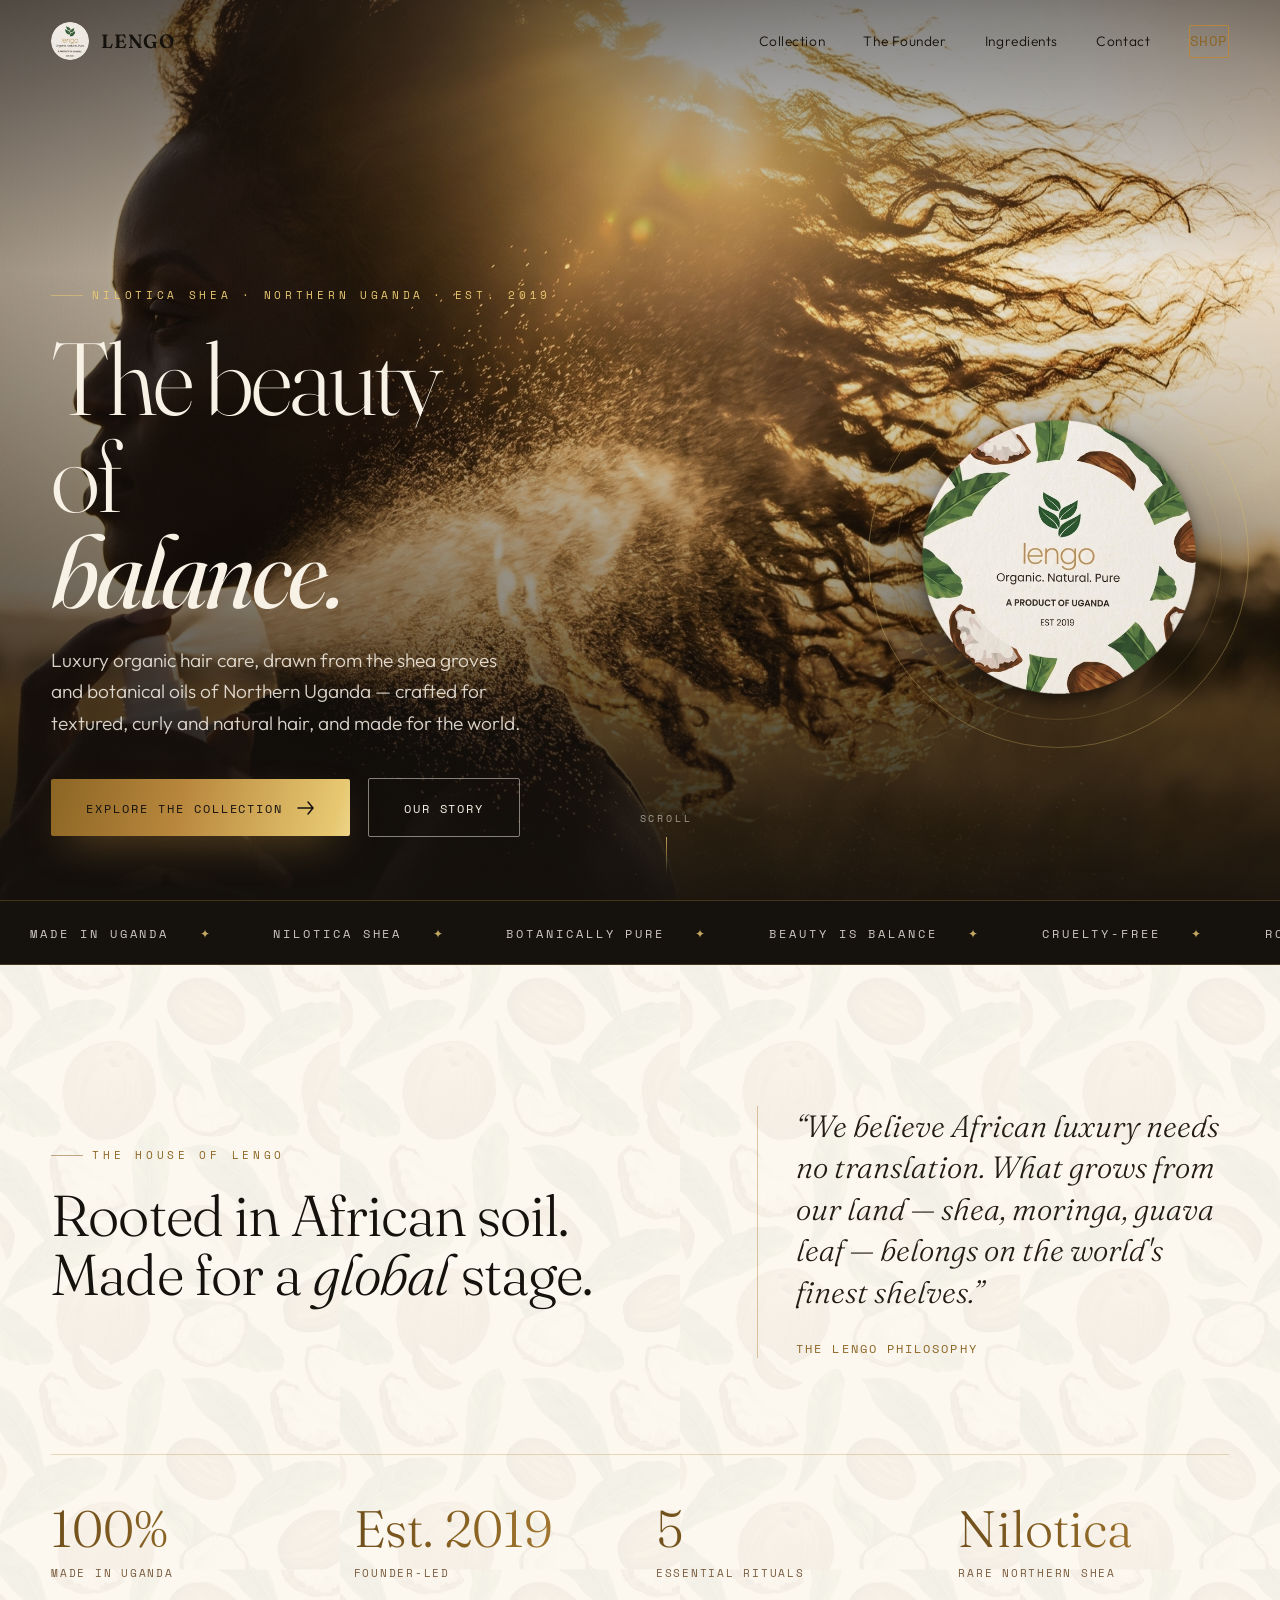
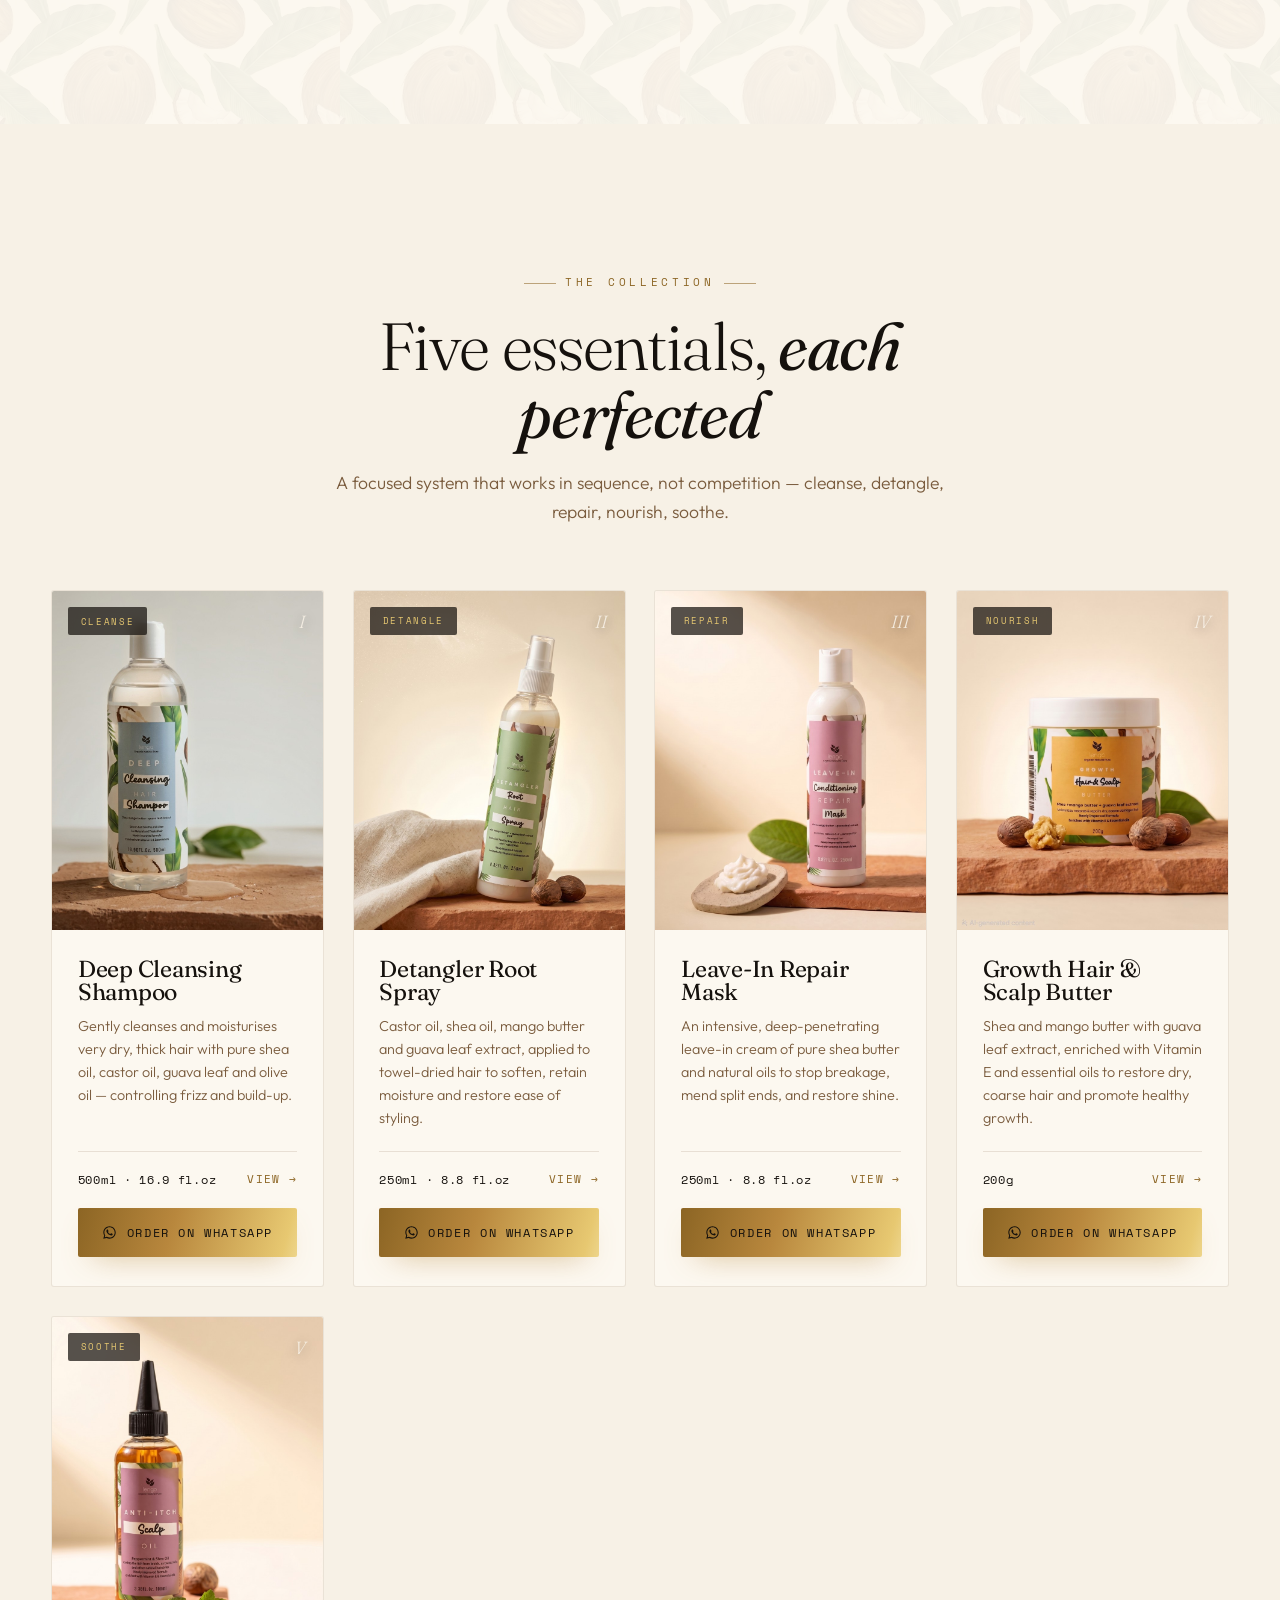
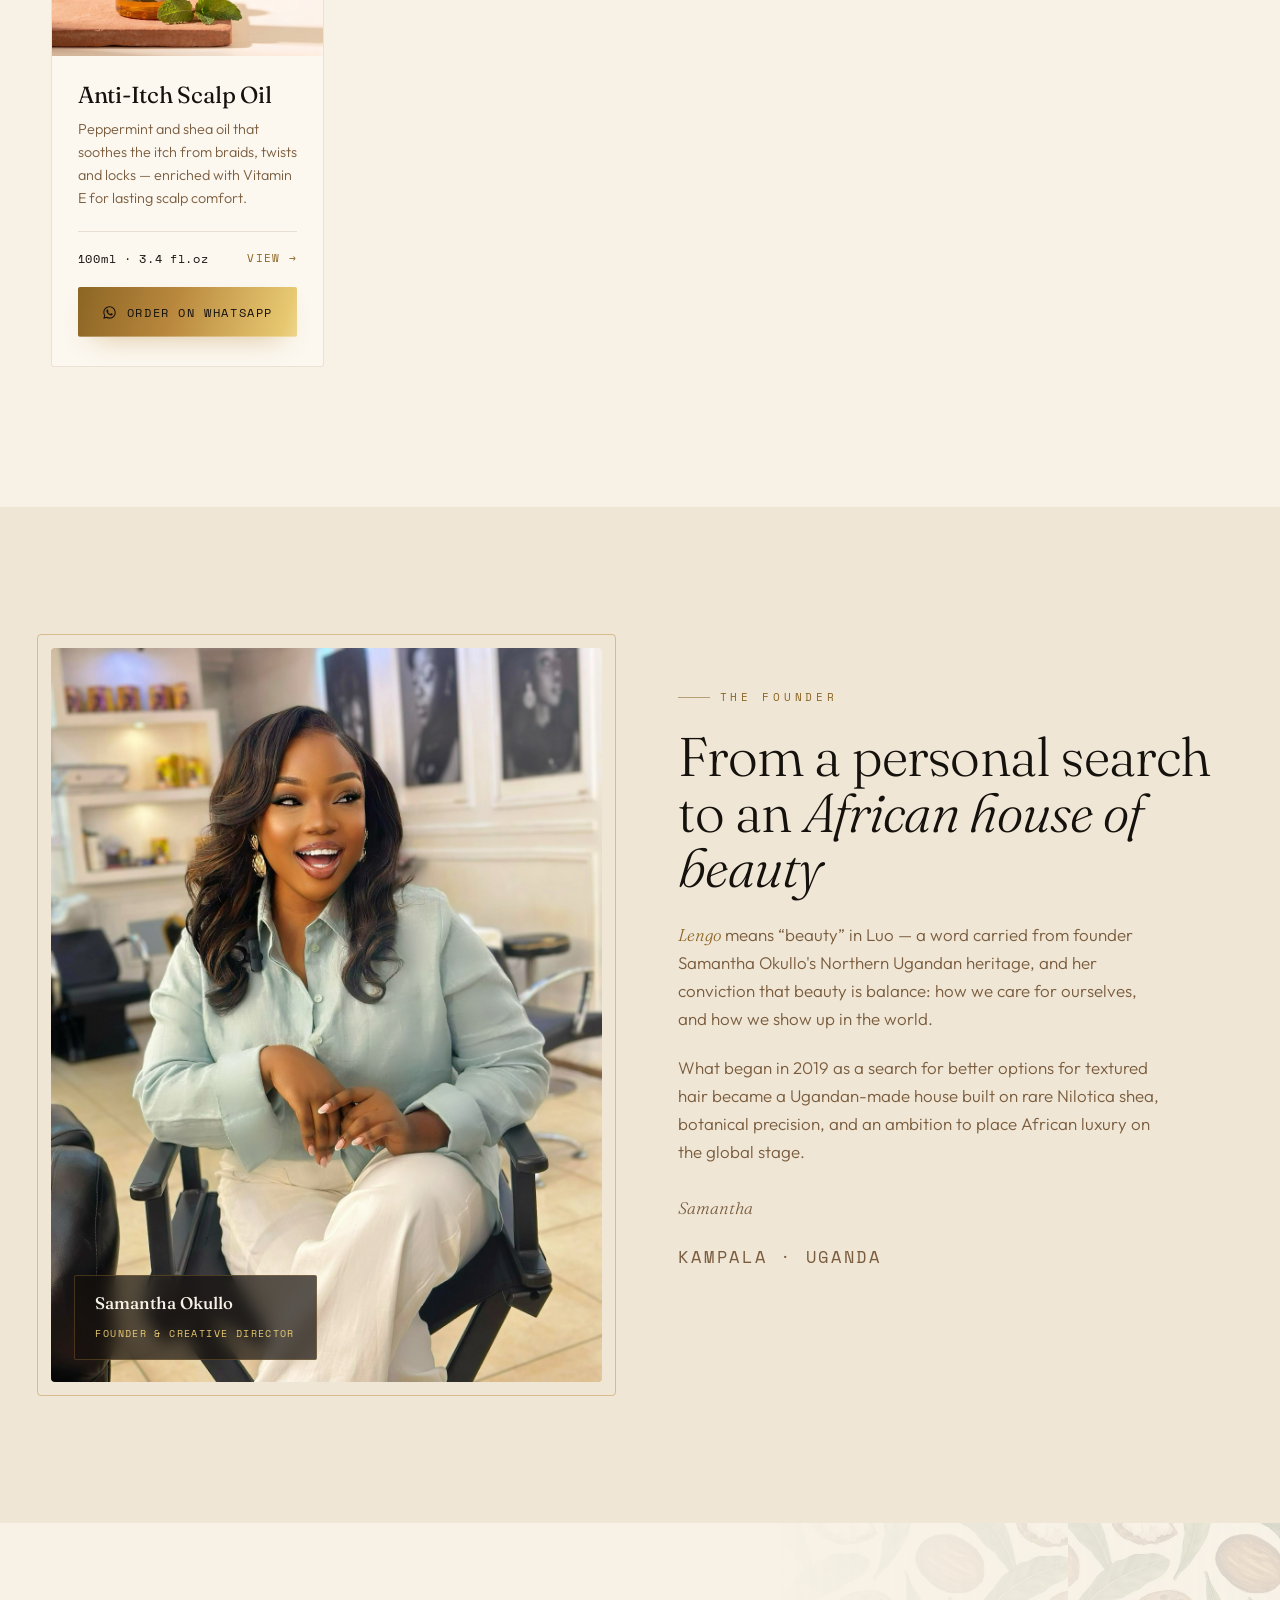
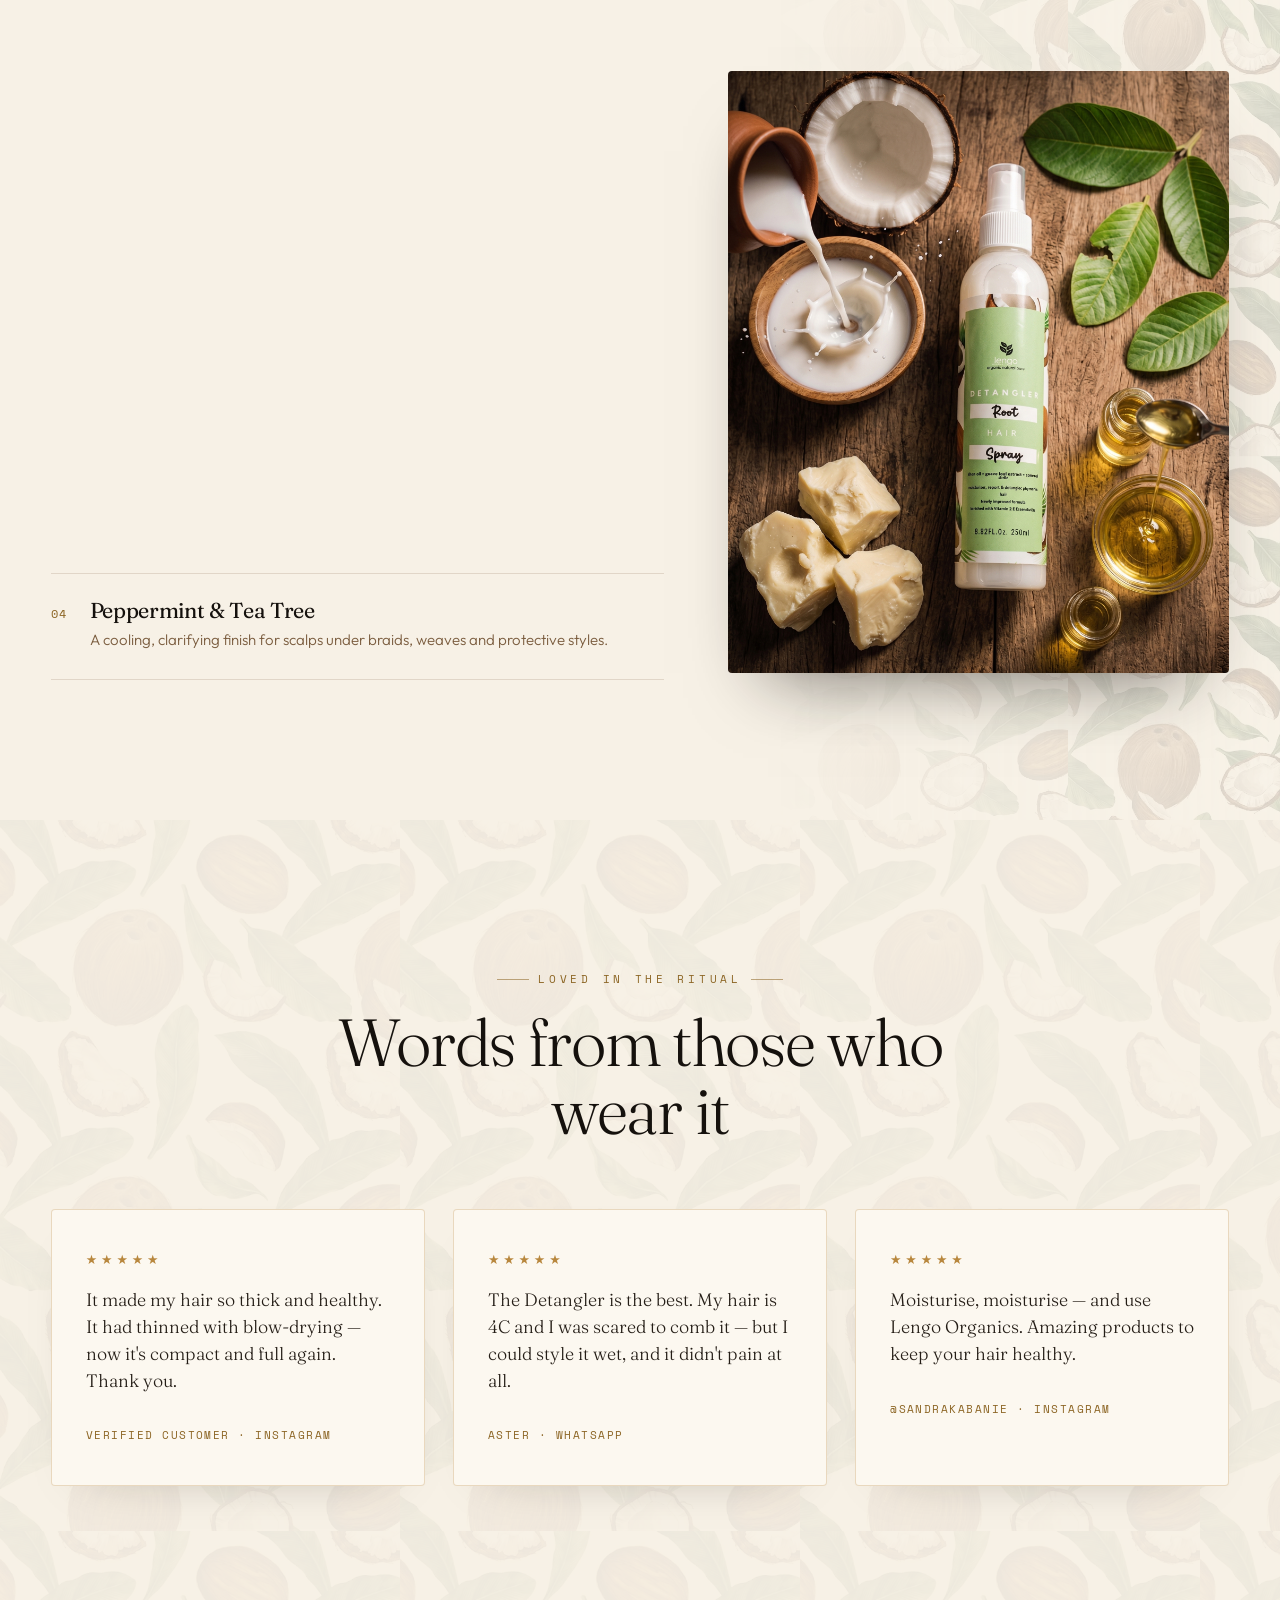
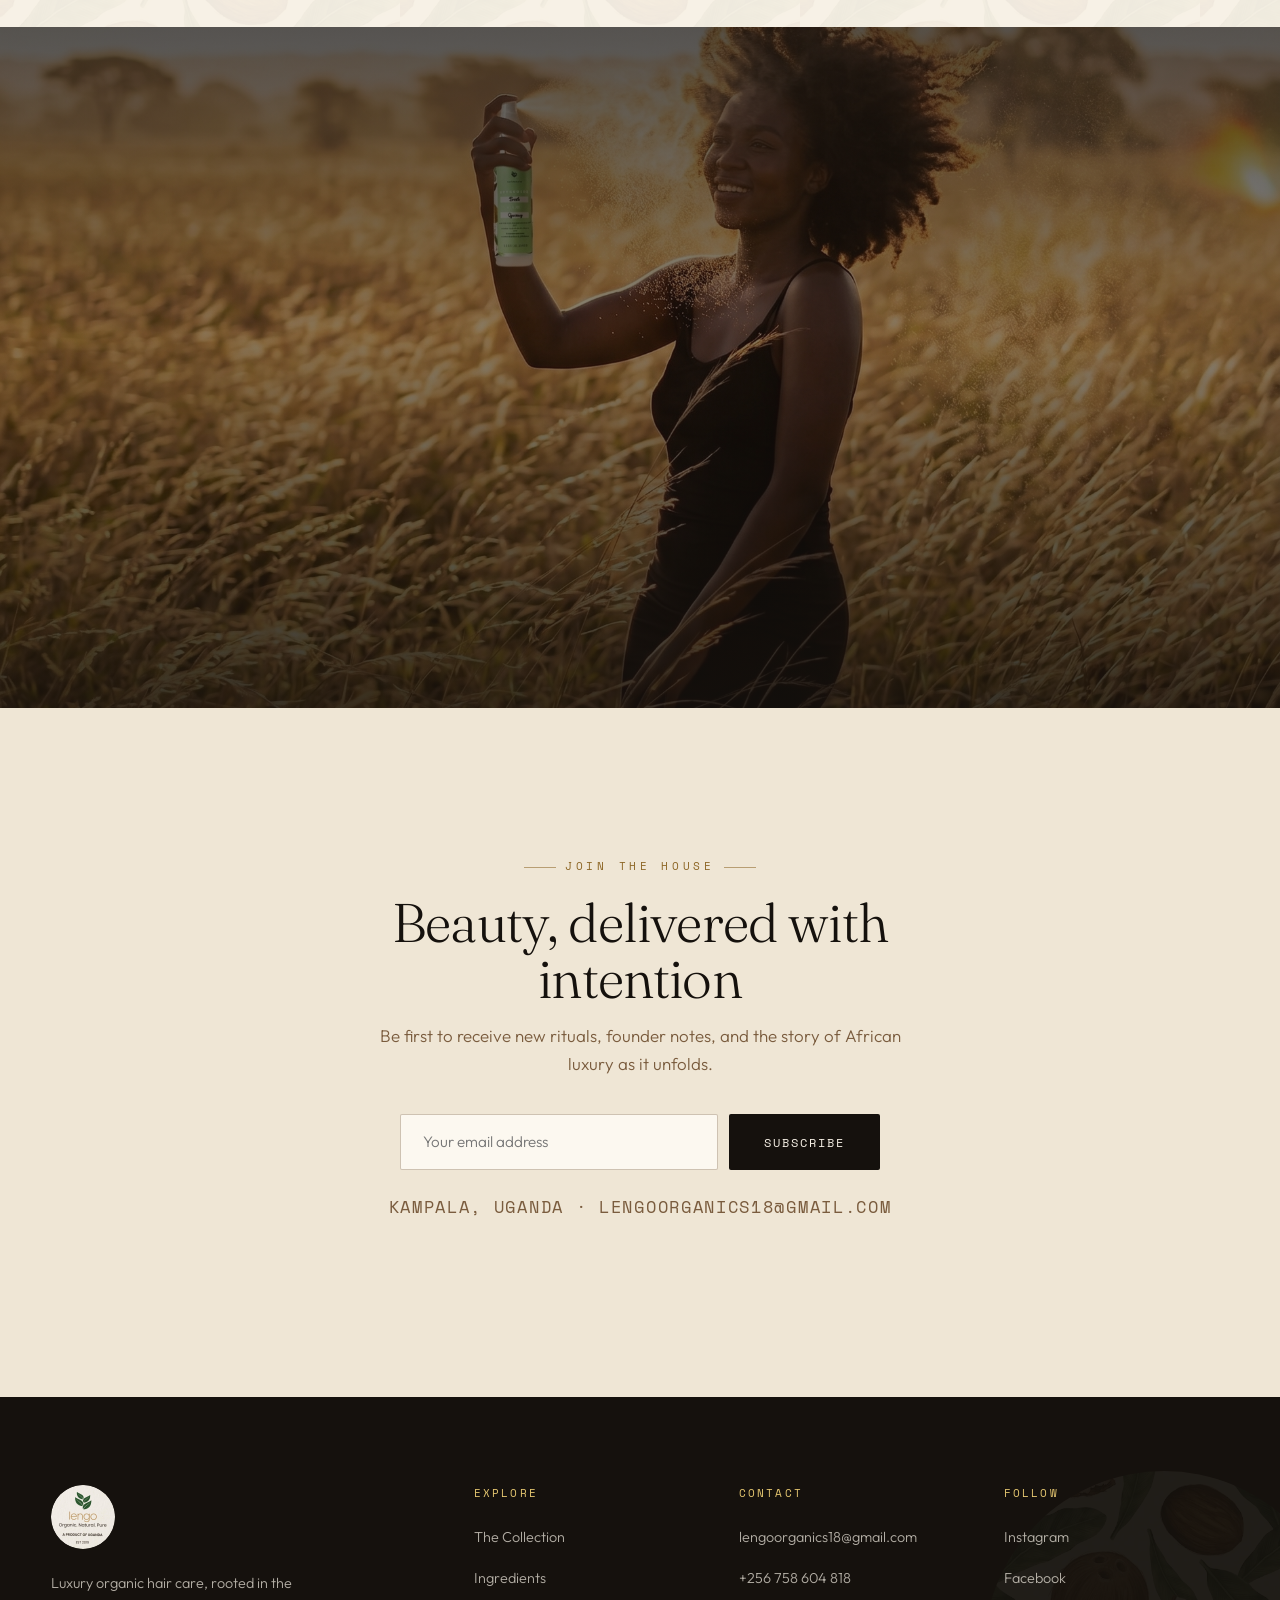
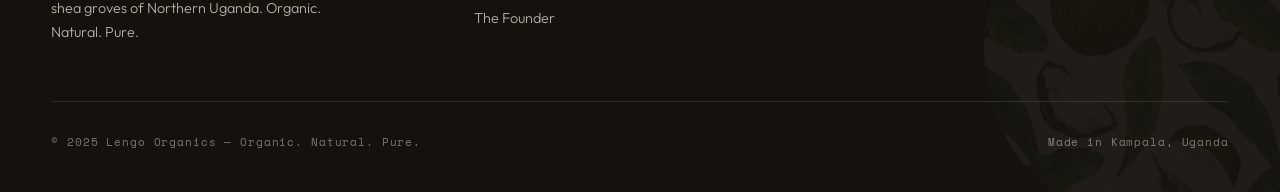
<file: index.html>
<!DOCTYPE html>
<html lang="en">
<head>
<meta charset="UTF-8">
<meta name="viewport" content="width=device-width, initial-scale=1.0">
<title>Lengo Organics — The Beauty of Balance · Made in Uganda</title>
<meta name="description" content="Lengo Organics — luxury organic hair care crafted from Nilotica shea and botanical oils. Rooted in Northern Uganda, made for the world.">

<!-- ── Open Graph / social sharing ── -->
<link rel="canonical" href="https://lengo-organics.github.io/lengo/">
<meta property="og:type" content="website">
<meta property="og:site_name" content="Lengo Organics">
<meta property="og:locale" content="en_GB">
<meta property="og:url" content="https://lengo-organics.github.io/lengo/">
<meta property="og:title" content="Lengo Organics — The Beauty of Balance · Made in Uganda">
<meta property="og:description" content="Luxury organic hair care crafted from Nilotica shea and botanical oils. Rooted in Northern Uganda, made for the world.">
<meta property="og:image" content="https://lengo-organics.github.io/lengo/assets/detangler-silhouette.jpg">
<meta property="og:image:alt" content="Golden-hour portrait in the Ugandan savanna for Lengo Organics">
<meta name="twitter:card" content="summary_large_image">
<meta name="twitter:title" content="Lengo Organics — The Beauty of Balance · Made in Uganda">
<meta name="twitter:description" content="Luxury organic hair care crafted from Nilotica shea and botanical oils. Rooted in Northern Uganda, made for the world.">
<meta name="twitter:image" content="https://lengo-organics.github.io/lengo/assets/detangler-silhouette.jpg">
<!-- ── end Open Graph ── -->


<link rel="preconnect" href="https://fonts.googleapis.com">
<link rel="preconnect" href="https://fonts.gstatic.com" crossorigin>
<link href="https://fonts.googleapis.com/css2?family=Fraunces:ital,opsz,wght@0,9..144,300;0,9..144,400;0,9..144,500;0,9..144,600;0,9..144,700;1,9..144,300;1,9..144,400;1,9..144,500;1,9..144,600&family=Outfit:wght@200;300;400;500;600&family=Space+Mono:wght@400;700&display=swap" rel="stylesheet">

<style>
:root{
  /* luxury register — deepened earth + true metallic gold */
  --ink:#15110D;            /* near-black espresso */
  --ink-soft:#241D16;
  --ivory:#F7F1E6;          /* warm luxury ivory */
  --ivory-deep:#EFE6D5;
  --clay:#B06A3E;           /* used sparingly */
  --clay-dark:#8F5228;
  --gold:#B8873D;           /* metallic gold base */
  --gold-lite:#E7C871;      /* foil highlight */
  --gold-deep:#8C6524;
  --forest:#2E3A2C;         /* moringa leaf */
  --forest-deep:#212B20;
  --nutmeg:#7A5C3E;
  --paper:#FCF8F0;

  --display:'Fraunces',Georgia,serif;
  --body:'Outfit',system-ui,sans-serif;
  --mono:'Space Mono',monospace;

  --wrap:1280px;
  --ease:cubic-bezier(.19,1,.22,1);
  --gold-foil:linear-gradient(105deg,#8C6524 0%,#B8873D 22%,#E7C871 48%,#F4E2A6 55%,#B8873D 78%,#8C6524 100%);
}

*{margin:0;padding:0;box-sizing:border-box}
html{scroll-behavior:smooth;-webkit-font-smoothing:antialiased;text-rendering:optimizeLegibility}
body{
  font-family:var(--body);
  background:var(--ivory);
  color:var(--ink);
  line-height:1.65;
  font-weight:300;
  overflow-x:hidden;
}
img{display:block;max-width:100%}
a{color:inherit;text-decoration:none}
::selection{background:var(--gold);color:var(--ink)}

.wrap{max-width:var(--wrap);margin:0 auto;padding:0 clamp(1.25rem,4vw,3.5rem)}

h1,h2,h3{font-family:var(--display);font-weight:400;line-height:1.02;letter-spacing:-.015em}

/* gold-foil text treatment — the house signature */
.foil{
  background:var(--gold-foil);
  background-size:200% auto;
  -webkit-background-clip:text;background-clip:text;
  -webkit-text-fill-color:transparent;color:transparent;
  animation:shimmer 8s linear infinite;
}
@keyframes shimmer{to{background-position:200% center}}

/* eyebrow — provenance thread */
.eyebrow{
  font-family:var(--mono);
  font-size:.68rem;
  letter-spacing:.34em;
  text-transform:uppercase;
  color:var(--gold-deep);
  display:inline-flex;align-items:center;gap:.85em;
}
.eyebrow::before{content:"";width:2rem;height:1px;background:currentColor;opacity:.55}
.eyebrow--center{justify-content:center}
.eyebrow--center::after{content:"";width:2rem;height:1px;background:currentColor;opacity:.55}
.eyebrow__opt{display:inline}

/* ============ NAV ============ */
.nav{
  position:fixed;top:0;left:0;right:0;z-index:200;
  display:flex;align-items:center;justify-content:space-between;
  padding:1.4rem clamp(1.25rem,4vw,3.5rem);
  transition:background .6s var(--ease),padding .6s var(--ease),box-shadow .6s var(--ease);
}
.nav.scrolled{
  background:rgba(21,17,13,.82);
  backdrop-filter:blur(18px) saturate(1.2);
  padding:.85rem clamp(1.25rem,4vw,3.5rem);
  box-shadow:0 1px 0 rgba(184,135,61,.28);
}
.nav.scrolled .nav__links a,.nav.scrolled .nav__logo{color:var(--ivory)}
.nav.scrolled .nav__logo b{color:var(--ivory)}
.nav__logo{display:flex;align-items:center;gap:.75rem;font-family:var(--display);font-weight:500;font-size:1.2rem;letter-spacing:.04em;transition:color .5s;color:var(--ink)}
.nav__logo img{width:38px;height:38px;border-radius:50%}
.nav__logo b{font-weight:600;transition:color .5s}
.nav__links{display:flex;gap:2.4rem;align-items:center}
.nav__links a{font-size:.86rem;font-weight:300;letter-spacing:.04em;position:relative;padding:.25rem 0;transition:color .4s;color:var(--ink)}
.nav__links a:not(.nav__shop)::after{content:"";position:absolute;left:0;bottom:-3px;height:1px;width:0;background:var(--gold);transition:width .4s var(--ease)}
.nav__links a:not(.nav__shop):hover::after{width:100%}
.nav__shop{
  font-family:var(--mono);font-size:.72rem;font-weight:400;letter-spacing:.16em;text-transform:uppercase;
  border:1px solid var(--gold);color:var(--gold-deep)!important;
  padding:.6rem 1.5rem;border-radius:2px;
  transition:background .4s,color .4s;
}
.nav.scrolled .nav__shop{color:var(--gold-lite)!important;border-color:var(--gold)}
.nav__shop:hover{background:var(--gold-foil);color:var(--ink)!important;border-color:transparent}
.nav__burger{display:none;flex-direction:column;gap:5px;background:none;border:0;cursor:pointer;padding:.4rem;z-index:210}
.nav__burger span{width:26px;height:1.5px;background:var(--ink);transition:.4s}
.nav.scrolled .nav__burger span{background:var(--ivory)}

/* ============ HERO — cinematic savanna ============ */
.hero{
  position:relative;min-height:100svh;
  display:flex;align-items:flex-end;
  padding:0 0 clamp(3rem,7vh,6rem);
  overflow:hidden;background:var(--ink);
}
.hero__media{position:absolute;inset:0;z-index:0}
.hero__media img{width:100%;height:100%;object-fit:cover;object-position:60% center;
  animation:heroZoom 18s var(--ease) forwards;opacity:0}
@keyframes heroZoom{0%{transform:scale(1.12);opacity:0}12%{opacity:1}100%{transform:scale(1);opacity:1}}
.hero__scrim{position:absolute;inset:0;z-index:1;
  background:
    linear-gradient(180deg,rgba(21,17,13,.55) 0%,rgba(21,17,13,.08) 30%,rgba(21,17,13,.35) 68%,rgba(21,17,13,.92) 100%),
    radial-gradient(90% 70% at 78% 30%,transparent 40%,rgba(21,17,13,.45) 100%);
}
.hero__inner{position:relative;z-index:3;width:100%}
.hero__grid{display:grid;grid-template-columns:1.15fr .85fr;gap:2rem;align-items:end}
.hero__copy{max-width:38rem;color:var(--ivory)}
.hero__eyebrow{color:var(--gold-lite);opacity:0;animation:rise .9s var(--ease) .3s forwards}
.hero__copy h1{
  font-size:clamp(3.2rem,8vw,7rem);
  font-weight:300;line-height:.94;letter-spacing:-.03em;
  margin:1.6rem 0 1.6rem;
}
.hero__copy h1 span{display:block;overflow:hidden}
.hero__copy h1 span i{display:block;font-style:normal;transform:translateY(110%);animation:rise 1.1s var(--ease) forwards}
.hero__copy h1 .l2 i{animation-delay:.12s}
.hero__copy h1 .l3 i{animation-delay:.24s;font-style:italic;font-weight:400;font-family:var(--display)}
.hero__copy h1 em{font-style:italic}
.hero__lead{font-size:clamp(1.02rem,1.5vw,1.22rem);font-weight:300;color:rgba(247,241,230,.86);max-width:30rem;margin-bottom:2.4rem;
  opacity:0;animation:rise 1s var(--ease) .5s forwards}
.hero__actions{display:flex;gap:1.1rem;align-items:center;flex-wrap:wrap;
  opacity:0;animation:rise 1s var(--ease) .68s forwards}
@keyframes rise{to{transform:none;opacity:1}}

.btn{
  display:inline-flex;align-items:center;gap:.85rem;
  font-family:var(--mono);font-size:.76rem;font-weight:400;letter-spacing:.16em;text-transform:uppercase;
  padding:1.15rem 2.2rem;border-radius:2px;position:relative;overflow:hidden;
  transition:transform .5s var(--ease),box-shadow .5s var(--ease),color .5s;
}
.btn svg{transition:transform .5s var(--ease)}
.btn:hover svg{transform:translateX(6px)}
.btn--gold{background:var(--gold-foil);background-size:200% auto;color:var(--ink);box-shadow:0 16px 44px -18px rgba(184,135,61,.75)}
.btn--gold:hover{transform:translateY(-3px);background-position:100% center;box-shadow:0 24px 60px -20px rgba(184,135,61,.85)}
.btn--ghost{border:1px solid rgba(247,241,230,.5);color:var(--ivory)}
.btn--ghost:hover{border-color:var(--gold-lite);color:var(--gold-lite);transform:translateY(-3px)}
.btn--ink{background:var(--ink);color:var(--ivory)}
.btn--ink:hover{transform:translateY(-3px);box-shadow:0 20px 46px -20px rgba(21,17,13,.7)}

/* floating badge — the signature centrepiece */
.hero__badge{position:relative;justify-self:end;align-self:center;width:min(38vw,340px);aspect-ratio:1;
  opacity:0;animation:badgeIn 1.6s var(--ease) .7s forwards}
@keyframes badgeIn{0%{opacity:0;transform:scale(.82) translateY(20px)}100%{opacity:1;transform:none}}
.hero__badge img{width:100%;height:100%;object-fit:contain;
  filter:drop-shadow(0 40px 60px rgba(0,0,0,.55));
  animation:float 9s var(--ease) infinite}
@keyframes float{0%,100%{transform:translateY(0) rotate(-1deg)}50%{transform:translateY(-16px) rotate(1deg)}}
.hero__badge::before{content:"";position:absolute;inset:-6%;border-radius:50%;
  border:1px solid rgba(231,200,113,.4);
  animation:spin 40s linear infinite}
.hero__badge::after{content:"";position:absolute;inset:2%;border-radius:50%;
  border:1px solid rgba(231,200,113,.16)}
@keyframes spin{to{transform:rotate(360deg)}}

.hero__scroll{position:absolute;left:50%;bottom:1.6rem;transform:translateX(-50%);z-index:4;
  font-family:var(--mono);font-size:.6rem;letter-spacing:.3em;text-transform:uppercase;color:rgba(247,241,230,.6);
  display:flex;flex-direction:column;align-items:center;gap:.6rem;opacity:0;animation:rise 1s var(--ease) 1.4s forwards}
.hero__scroll span{width:1px;height:38px;background:linear-gradient(rgba(231,200,113,.8),transparent);animation:scrollLine 2.2s var(--ease) infinite}
@keyframes scrollLine{0%{transform:scaleY(0);transform-origin:top}50%{transform:scaleY(1);transform-origin:top}50.1%{transform-origin:bottom}100%{transform:scaleY(0);transform-origin:bottom}}

/* ============ PROVENANCE MARQUEE ============ */
.strip{background:var(--ink);color:var(--ivory);padding:1.15rem 0;overflow:hidden;white-space:nowrap;
  border-top:1px solid rgba(184,135,61,.3);border-bottom:1px solid rgba(184,135,61,.3)}
.strip__track{display:inline-flex;animation:scroll 40s linear infinite;font-family:var(--mono);font-size:.76rem;letter-spacing:.24em;text-transform:uppercase}
.strip__track span{display:inline-flex;align-items:center;padding:0 1.9rem;opacity:.82}
.strip__track span::after{content:"✦";color:var(--gold-lite);margin-left:1.9rem}
@keyframes scroll{to{transform:translateX(-50%)}}

/* ============ SECTION SHELL ============ */
.section{padding:clamp(5.5rem,11vw,9.5rem) 0;position:relative}
.section__head{max-width:46rem;margin-bottom:4rem}
.section__head--center{margin-left:auto;margin-right:auto;text-align:center}
.section__head h2{font-size:clamp(2.4rem,5.2vw,4.2rem);font-weight:300;margin:1.3rem 0 1.2rem;letter-spacing:-.02em}
.section__head h2 em{font-style:italic;font-weight:400}
.section__head p{color:var(--nutmeg);font-size:1.1rem;font-weight:300;max-width:38rem}
.section__head--center p{margin-left:auto;margin-right:auto}

/* ============ ETHOS — roots & future, botanical (light) ============ */
.ethos{background:var(--paper);color:var(--ink);overflow:hidden;position:relative}
.ethos__pattern{position:absolute;inset:0;z-index:0;
  background:url('assets/botanical-pattern.webp');background-size:340px;
  opacity:.05;mix-blend-mode:multiply}
.ethos__inner{position:relative;z-index:2;display:grid;grid-template-columns:repeat(12,1fr);gap:2rem;align-items:center}
.ethos__lead{grid-column:1/7}
.ethos__lead .eyebrow{color:var(--gold-deep)}
.ethos__lead h2{font-size:clamp(2.2rem,4.6vw,3.6rem);font-weight:300;margin:1.4rem 0;color:var(--ink)}
.ethos__lead h2 em{font-style:italic}
.ethos__quote{grid-column:8/13;border-left:1px solid rgba(184,135,61,.45);padding-left:2.4rem}
.ethos__quote p{font-family:var(--display);font-size:clamp(1.4rem,2.4vw,2rem);font-weight:300;font-style:italic;line-height:1.35;color:var(--ink-soft)}
.ethos__quote cite{display:block;margin-top:1.6rem;font-family:var(--mono);font-size:.72rem;letter-spacing:.18em;text-transform:uppercase;color:var(--gold-deep);font-style:normal}
.ethos__stats{grid-column:1/13;display:grid;grid-template-columns:repeat(4,1fr);gap:2rem;margin-top:4rem;padding-top:3rem;border-top:1px solid rgba(184,135,61,.3)}
.stat__n{font-family:var(--display);font-size:clamp(2.4rem,4vw,3.4rem);font-weight:300;line-height:1}
.stat__l{font-family:var(--mono);font-size:.68rem;letter-spacing:.16em;text-transform:uppercase;color:var(--nutmeg);margin-top:.7rem}
/* foil reads richer on the light ethos background */
.ethos .stat__n.foil{background:linear-gradient(105deg,#6E4E1B 0%,#8C6524 24%,#B8873D 50%,#C79A4B 60%,#8C6524 80%,#6E4E1B 100%);background-size:200% auto;-webkit-background-clip:text;background-clip:text}

/* ============ COLLECTION ============ */
.collection{background:var(--ivory)}
.grid{display:grid;grid-template-columns:repeat(auto-fit,minmax(270px,1fr));gap:1.8rem}
.card{background:var(--paper);border-radius:3px;overflow:hidden;position:relative;
  border:1px solid rgba(122,92,62,.14);
  transition:transform .7s var(--ease),box-shadow .7s var(--ease);
  display:flex;flex-direction:column}
.card::after{content:"";position:absolute;inset:0;border-radius:3px;pointer-events:none;
  box-shadow:inset 0 0 0 1px transparent;transition:box-shadow .6s}
.card:hover{transform:translateY(-10px)}
.card:hover::after{box-shadow:inset 0 0 0 1px rgba(184,135,61,.55)}
.card__media{aspect-ratio:4/5;overflow:hidden;background:var(--ivory-deep);position:relative}
.card__media img{width:100%;height:100%;object-fit:cover;transition:transform 1s var(--ease)}
.card:hover .card__media img{transform:scale(1.07)}
.card__no{position:absolute;top:1rem;right:1.1rem;z-index:2;font-family:var(--display);font-size:1.1rem;font-style:italic;color:rgba(247,241,230,.9);text-shadow:0 2px 12px rgba(0,0,0,.4)}
.card__badge{position:absolute;top:1rem;left:1rem;z-index:2;font-family:var(--mono);font-size:.58rem;letter-spacing:.18em;text-transform:uppercase;
  background:rgba(21,17,13,.72);color:var(--gold-lite);backdrop-filter:blur(6px);padding:.4rem .8rem;border-radius:2px}
.card__body{padding:1.7rem 1.6rem 1.8rem;display:flex;flex-direction:column;flex:1}
.card__body h3{font-size:1.45rem;font-weight:400;margin-bottom:.7rem;letter-spacing:-.01em}
.card__desc{font-size:.9rem;color:var(--nutmeg);flex:1;margin-bottom:1.3rem;line-height:1.6}
.card__foot{display:flex;align-items:center;justify-content:space-between;padding-top:1.1rem;border-top:1px solid rgba(122,92,62,.16)}
.card__vol{font-family:var(--mono);font-size:.72rem;letter-spacing:.06em;color:var(--ink)}
.card__link{font-family:var(--mono);font-size:.7rem;letter-spacing:.12em;text-transform:uppercase;color:var(--gold-deep);display:inline-flex;align-items:center;gap:.5rem;transition:gap .35s}
.card__link:hover{gap:.85rem}
/* WhatsApp order button — house gold-foil signature, sits at the foot of each card */
.card__order{
  display:inline-flex;align-items:center;justify-content:center;gap:.6rem;width:100%;margin-top:1.2rem;
  font-family:var(--mono);font-size:.72rem;font-weight:400;letter-spacing:.14em;text-transform:uppercase;
  color:var(--ink);
  background:var(--gold-foil);background-size:200% auto;background-position:0% center;
  padding:.95rem 1.2rem;border-radius:2px;
  box-shadow:0 12px 30px -16px rgba(184,135,61,.7);
  transition:transform .5s var(--ease),background-position .8s var(--ease),box-shadow .5s var(--ease);
}
.card__order svg{width:15px;height:15px;flex:none;transition:transform .5s var(--ease)}
.card__order:hover{transform:translateY(-2px);background-position:100% center;box-shadow:0 18px 40px -18px rgba(184,135,61,.8)}
.card__order:hover svg{transform:scale(1.08)}

/* ============ FOUNDER — editorial (light) ============ */
.founder{background:var(--ivory-deep);color:var(--ink);overflow:hidden;position:relative}
.founder__grid{display:grid;grid-template-columns:1fr 1fr;gap:clamp(2rem,6vw,5.5rem);align-items:center}
.founder__visual{position:relative}
.founder__visual img{width:100%;border-radius:4px;filter:saturate(1.02)}
.founder__visual::before{content:"";position:absolute;inset:-14px;border:1px solid rgba(184,135,61,.45);border-radius:4px;z-index:1;pointer-events:none}
.founder__tag{position:absolute;bottom:1.4rem;left:1.4rem;z-index:2;background:rgba(21,17,13,.7);backdrop-filter:blur(8px);
  padding:.9rem 1.3rem;border-radius:2px;border:1px solid rgba(184,135,61,.3);color:var(--ivory)}
.founder__tag b{display:block;font-family:var(--display);font-size:1.05rem;font-weight:500}
.founder__tag span{font-family:var(--mono);font-size:.62rem;letter-spacing:.14em;text-transform:uppercase;color:var(--gold-lite)}
.founder__body .eyebrow{color:var(--gold-deep)}
.founder__body h2{font-size:clamp(2.1rem,4.4vw,3.4rem);font-weight:300;margin:1.4rem 0 1.6rem}
.founder__body h2 em{font-style:italic}
.founder__body p{color:var(--nutmeg);font-size:1.06rem;font-weight:300;margin-bottom:1.3rem;max-width:44ch}
.founder__body .luo{font-family:var(--display);font-style:italic;color:var(--gold-deep)}
.founder__sign{font-family:var(--display);font-style:italic;font-size:1.6rem;margin:1.8rem 0 .3rem;color:var(--ink)}
.founder__role{font-family:var(--mono);font-size:.68rem;letter-spacing:.16em;text-transform:uppercase;color:var(--nutmeg)}
.founder__link{display:inline-flex;align-items:center;gap:.7rem;margin-top:2rem;
  font-family:var(--mono);font-size:.74rem;letter-spacing:.16em;text-transform:uppercase;color:var(--gold-deep);
  border-bottom:1px solid rgba(140,101,36,.45);padding-bottom:.4rem;transition:gap .4s var(--ease),border-color .4s}
.founder__link svg{transition:transform .4s var(--ease)}
.founder__link:hover{gap:1.1rem;border-color:var(--gold-deep)}
.founder__link:hover svg{transform:translateX(5px)}

/* ============ INGREDIENT / RITUAL SPLIT ============ */
.ritual{background:var(--ivory);position:relative;overflow:hidden}
.ritual__pattern{position:absolute;top:0;right:0;width:40%;height:100%;z-index:0;
  background:url('assets/botanical-pattern.webp');background-size:300px;opacity:.14;
  -webkit-mask-image:linear-gradient(270deg,#000,transparent);mask-image:linear-gradient(270deg,#000,transparent)}
.ritual__inner{position:relative;z-index:2;display:grid;grid-template-columns:1.1fr .9fr;gap:clamp(2rem,5vw,4.5rem);align-items:center}
.ritual__list{list-style:none;margin-top:2.5rem}
.ritual__item{display:grid;grid-template-columns:auto 1fr;gap:1.4rem;padding:1.6rem 0;border-top:1px solid rgba(122,92,62,.18);align-items:baseline}
.ritual__item:last-child{border-bottom:1px solid rgba(122,92,62,.18)}
.ritual__no{font-family:var(--mono);font-size:.78rem;color:var(--gold-deep);letter-spacing:.08em}
.ritual__item h3{font-size:1.35rem;font-weight:400;margin-bottom:.4rem}
.ritual__item p{font-size:.94rem;color:var(--nutmeg);font-weight:300}
.ritual__visual img{width:100%;border-radius:4px;box-shadow:0 40px 70px -40px rgba(21,17,13,.6)}

/* ============ TESTIMONIALS (light) ============ */
.love{background:var(--ivory);color:var(--ink);overflow:hidden;position:relative}
.love__pattern{position:absolute;inset:0;z-index:0;background:url('assets/botanical-pattern.webp');background-size:400px;opacity:.045;mix-blend-mode:multiply}
.love .section__head{position:relative;z-index:2}
.love .eyebrow{color:var(--gold-deep)}
.love .section__head h2{color:var(--ink)}
.quotes{position:relative;z-index:2;display:grid;grid-template-columns:repeat(auto-fit,minmax(300px,1fr));gap:1.8rem}
.quote{background:var(--paper);border:1px solid rgba(184,135,61,.28);border-radius:4px;padding:2.4rem 2.1rem;
  box-shadow:0 20px 50px -38px rgba(21,17,13,.35);
  transition:transform .6s var(--ease),border-color .6s,box-shadow .6s}
.quote:hover{transform:translateY(-8px);border-color:rgba(184,135,61,.6);box-shadow:0 30px 60px -36px rgba(21,17,13,.45)}
.quote__stars{color:var(--gold);font-size:.8rem;letter-spacing:.3em;margin-bottom:1.1rem}
.quote p{font-family:var(--display);font-size:1.12rem;font-weight:300;line-height:1.5;margin-bottom:1.6rem;color:var(--ink-soft)}
.quote cite{font-family:var(--mono);font-size:.66rem;letter-spacing:.14em;text-transform:uppercase;color:var(--gold-deep);font-style:normal}

/* ============ GLOBAL AMBITION BAND ============ */
.world{position:relative;overflow:hidden;color:var(--ivory);text-align:center;
  padding:clamp(6rem,12vw,10rem) 0}
.world__media{position:absolute;inset:0;z-index:0}
.world__media img{width:100%;height:100%;object-fit:cover;object-position:center 40%}
.world__scrim{position:absolute;inset:0;z-index:1;background:linear-gradient(180deg,rgba(21,17,13,.72),rgba(21,17,13,.5) 45%,rgba(21,17,13,.85))}
.world__inner{position:relative;z-index:3;max-width:44rem;margin:0 auto}
.world__inner h2{font-size:clamp(2.4rem,5.6vw,4.6rem);font-weight:300;margin:1.4rem 0 1.4rem;letter-spacing:-.02em}
.world__inner h2 em{font-style:italic}
.world__inner p{font-size:1.14rem;font-weight:300;color:rgba(247,241,230,.9);margin-bottom:2.4rem}
.world .eyebrow{color:var(--gold-lite)}

/* ============ NEWSLETTER / CTA ============ */
.join{background:var(--ivory-deep);position:relative;overflow:hidden}
.join__inner{max-width:40rem;margin:0 auto;text-align:center;position:relative;z-index:2}
.join h2{font-size:clamp(2.2rem,4.6vw,3.4rem);font-weight:300;margin:1.2rem 0 1rem}
.join p{color:var(--nutmeg);font-size:1.06rem;margin-bottom:2.2rem}
.join__form{display:flex;gap:.7rem;max-width:30rem;margin:0 auto;flex-wrap:wrap;justify-content:center}
.join__form input{flex:1;min-width:200px;font-family:var(--body);font-size:.95rem;font-weight:300;
  padding:1.1rem 1.4rem;border:1px solid rgba(122,92,62,.35);border-radius:2px;background:var(--paper);color:var(--ink);transition:border-color .4s}
.join__form input:focus{outline:none;border-color:var(--gold)}
.join__note{font-family:var(--mono);font-size:.64rem;letter-spacing:.1em;text-transform:uppercase;color:var(--nutmeg);margin-top:1.4rem;opacity:.7}

/* ============ FOOTER ============ */
.foot{background:var(--ink);color:rgba(247,241,230,.7);padding:5.5rem 0 2.5rem;position:relative;overflow:hidden}
.foot__pattern{position:absolute;bottom:-10%;right:-5%;width:360px;height:360px;z-index:0;
  background:url('assets/botanical-pattern.webp');background-size:cover;opacity:.05;border-radius:50%}
.foot__top{position:relative;z-index:2;display:grid;grid-template-columns:1.7fr 1fr 1fr 1fr;gap:2.5rem;padding-bottom:3.5rem;border-bottom:1px solid rgba(184,135,61,.2)}
.foot__brand img{width:64px;margin-bottom:1.4rem;border-radius:50%}
.foot__brand p{font-size:.9rem;font-weight:300;max-width:30ch;line-height:1.7}
.foot h4{font-family:var(--mono);font-weight:400;font-size:.68rem;letter-spacing:.2em;text-transform:uppercase;color:var(--gold-lite);margin-bottom:1.3rem}
.foot ul{list-style:none;display:flex;flex-direction:column;gap:.85rem}
.foot ul a{font-size:.9rem;font-weight:300;transition:color .35s}
.foot ul a:hover{color:var(--gold-lite)}
.foot__bottom{position:relative;z-index:2;display:flex;justify-content:space-between;align-items:center;padding-top:2rem;font-family:var(--mono);font-size:.68rem;letter-spacing:.08em;color:rgba(247,241,230,.45);flex-wrap:wrap;gap:1rem}

/* ============ REVEAL ============ */
.reveal{opacity:0;transform:translateY(34px);transition:opacity 1.1s var(--ease),transform 1.1s var(--ease)}
.reveal.in{opacity:1;transform:none}
.reveal[data-d="1"]{transition-delay:.1s}
.reveal[data-d="2"]{transition-delay:.2s}
.reveal[data-d="3"]{transition-delay:.3s}
.reveal[data-d="4"]{transition-delay:.4s}

/* ============ RESPONSIVE ============ */
@media(max-width:1000px){
  .ethos__lead,.ethos__quote{grid-column:1/13}
  .ethos__quote{border-left:0;border-top:1px solid rgba(184,135,61,.4);padding-left:0;padding-top:2rem;margin-top:1rem}
  .founder__grid,.ritual__inner{grid-template-columns:1fr;gap:2.8rem}
  .founder__visual{max-width:460px}
  .ritual__visual{order:-1;max-width:460px}
}
@media(max-width:860px){
  .nav__links{position:fixed;inset:0 0 0 auto;width:min(80vw,340px);
    background:var(--ink);flex-direction:column;justify-content:center;gap:2.4rem;padding:2rem;
    transform:translateX(100%);transition:transform .55s var(--ease);box-shadow:-30px 0 80px -20px rgba(0,0,0,.6)}
  .nav__links.open{transform:translateX(0)}
  .nav__links a{color:var(--ivory)!important}
  .nav__burger{display:flex}
  .hero{align-items:center;padding-top:6rem}
  .hero__grid{grid-template-columns:1fr}
  .hero__badge{display:none}
  .ethos__stats{grid-template-columns:1fr 1fr;gap:1.6rem}
  .foot__top{grid-template-columns:1fr 1fr}
  .foot__brand{grid-column:1/-1}
}
@media(max-width:520px){
  .eyebrow__opt{display:none}
  .hero__actions{flex-direction:column;align-items:stretch}
  .btn{justify-content:center}
  .ethos__stats{grid-template-columns:1fr 1fr}
  .foot__top{grid-template-columns:1fr}
  .quote p{font-size:1.05rem}
}
@media(prefers-reduced-motion:reduce){
  *{animation:none!important;transition-duration:.01ms!important;scroll-behavior:auto}
  .reveal{opacity:1;transform:none}
  .hero__media img,.hero__copy h1 span i,.hero__lead,.hero__actions,.hero__eyebrow,.hero__badge,.hero__scroll{opacity:1;transform:none}
}
</style>
</head>
<body id="top">

<!-- NAV -->
<nav class="nav" id="nav">
  <a class="nav__logo" href="#top"><img src="assets/lengo-round-mark.png" alt=""><b>LENGO</b></a>
  <div class="nav__links" id="menu">
    <a href="#collection">Collection</a>
    <a href="samantha.html">The Founder</a>
    <a href="#ritual">Ingredients</a>
    <a href="#contact">Contact</a>
    <a href="#collection" class="nav__shop">Shop</a>
  </div>
  <button class="nav__burger" id="burger" aria-label="Menu"><span></span><span></span><span></span></button>
</nav>

<!-- HERO -->
<header class="hero">
  <div class="hero__media"><img src="assets/detangler-silhouette.jpg" alt="Golden-hour portrait in the Ugandan savanna"></div>
  <div class="hero__scrim"></div>
  <div class="wrap hero__inner">
    <div class="hero__grid">
      <div class="hero__copy">
        <span class="eyebrow hero__eyebrow">Nilotica Shea · Northern Uganda<span class="eyebrow__opt"> · Est. 2019</span></span>
        <h1>
          <span class="l1"><i>The beauty</i></span>
          <span class="l2"><i>of</i></span>
          <span class="l3"><i>balance.</i></span>
        </h1>
        <p class="hero__lead">Luxury organic hair care, drawn from the shea groves and botanical oils of Northern Uganda — crafted for textured, curly and natural hair, and made for the world.</p>
        <div class="hero__actions">
          <a href="#collection" class="btn btn--gold">Explore the Collection
            <svg width="18" height="14" viewBox="0 0 18 14" fill="none"><path d="M1 7h15M11 1l5 6-5 6" stroke="currentColor" stroke-width="1.5" stroke-linecap="round" stroke-linejoin="round"/></svg>
          </a>
          <a href="#founder" class="btn btn--ghost">Our Story</a>
        </div>
      </div>
      <div class="hero__badge">
        <img src="assets/lengo-badge-shadow.png" alt="Lengo Organics seal — Organic. Natural. Pure. A product of Uganda.">
      </div>
    </div>
  </div>
  <div class="hero__scroll">Scroll<span></span></div>
</header>

<!-- PROVENANCE STRIP -->
<div class="strip">
  <div class="strip__track">
    <span>Made in Uganda</span><span>Nilotica Shea</span><span>Botanically Pure</span><span>Beauty is Balance</span><span>Cruelty-Free</span><span>Rooted in Africa</span>
    <span>Made in Uganda</span><span>Nilotica Shea</span><span>Botanically Pure</span><span>Beauty is Balance</span><span>Cruelty-Free</span><span>Rooted in Africa</span>
  </div>
</div>

<!-- ETHOS -->
<section class="section ethos">
  <div class="ethos__pattern"></div>
  <div class="wrap ethos__inner">
    <div class="ethos__lead">
      <span class="eyebrow reveal">The House of Lengo</span>
      <h2 class="reveal" data-d="1">Rooted in African soil.<br>Made for a <em>global</em> stage.</h2>
    </div>
    <div class="ethos__quote reveal" data-d="2">
      <p>“We believe African luxury needs no translation. What grows from our land — shea, moringa, guava leaf — belongs on the world's finest shelves.”</p>
      <cite>The Lengo Philosophy</cite>
    </div>
    <div class="ethos__stats">
      <div class="stat reveal" data-d="1"><div class="stat__n foil">100%</div><div class="stat__l">Made in Uganda</div></div>
      <div class="stat reveal" data-d="2"><div class="stat__n foil">Est. 2019</div><div class="stat__l">Founder-Led</div></div>
      <div class="stat reveal" data-d="3"><div class="stat__n foil">5</div><div class="stat__l">Essential Rituals</div></div>
      <div class="stat reveal" data-d="4"><div class="stat__n foil">Nilotica</div><div class="stat__l">Rare Northern Shea</div></div>
    </div>
  </div>
</section>

<!-- COLLECTION -->
<section class="section collection" id="collection">
  <div class="wrap">
    <div class="section__head section__head--center">
      <span class="eyebrow eyebrow--center reveal">The Collection</span>
      <h2 class="reveal" data-d="1">Five essentials, <em>each perfected</em></h2>
      <p class="reveal" data-d="2">A focused system that works in sequence, not competition — cleanse, detangle, repair, nourish, soothe.</p>
    </div>
    <div class="grid">

      <article class="card reveal" data-d="1">
        <div class="card__media"><span class="card__no">I</span><span class="card__badge">Cleanse</span><img src="assets/lengo-shampoo.jpg" alt="Deep Cleansing Shampoo"></div>
        <div class="card__body">
          <h3>Deep Cleansing Shampoo</h3>
          <p class="card__desc">Gently cleanses and moisturises very dry, thick hair with pure shea oil, castor oil, guava leaf and olive oil — controlling frizz and build-up.</p>
          <div class="card__foot"><span class="card__vol">500ml · 16.9 fl.oz</span><a class="card__link" href="shampoo.html">View →</a></div>
          <a class="card__order" href="https://wa.me/256758604818?text=Hello%20Lengo%20Organics%2C%20I%27d%20like%20to%20order%20the%20Deep%20Cleansing%20Shampoo." target="_blank" rel="noopener" aria-label="Order the Deep Cleansing Shampoo on WhatsApp">
            <svg viewBox="0 0 24 24" fill="currentColor" aria-hidden="true"><path d="M12.04 2C6.58 2 2.13 6.45 2.13 11.91c0 1.75.46 3.45 1.32 4.95L2 22l5.25-1.38a9.9 9.9 0 0 0 4.79 1.22h.01c5.46 0 9.91-4.45 9.91-9.91C21.96 6.45 17.5 2 12.04 2Zm0 18.13h-.01a8.2 8.2 0 0 1-4.18-1.15l-.3-.18-3.11.82.83-3.04-.2-.31a8.22 8.22 0 0 1-1.26-4.39c0-4.54 3.7-8.23 8.24-8.23 2.2 0 4.27.86 5.83 2.42a8.18 8.18 0 0 1 2.41 5.82c0 4.54-3.69 8.24-8.22 8.24Zm4.52-6.16c-.25-.12-1.47-.72-1.69-.81-.23-.08-.39-.12-.56.13-.16.24-.64.8-.79.97-.14.16-.29.18-.54.06-.25-.12-1.05-.39-1.99-1.23-.74-.66-1.23-1.47-1.38-1.72-.14-.25-.02-.38.11-.5.11-.11.25-.29.37-.43.13-.15.17-.25.25-.42.08-.16.04-.31-.02-.43-.06-.12-.56-1.34-.76-1.84-.2-.48-.4-.42-.56-.42-.14 0-.31-.02-.47-.02-.16 0-.43.06-.66.31-.23.24-.86.85-.86 2.07 0 1.22.89 2.4 1.01 2.56.12.16 1.75 2.67 4.23 3.74.59.26 1.05.41 1.41.52.59.19 1.13.16 1.56.1.48-.07 1.47-.6 1.68-1.18.21-.58.21-1.07.14-1.18-.06-.11-.22-.17-.47-.29Z"/></svg>
            Order on WhatsApp
          </a>
        </div>
      </article>

      <article class="card reveal" data-d="2">
        <div class="card__media"><span class="card__no">II</span><span class="card__badge">Detangle</span><img src="assets/lengo-detangler.jpg" alt="Detangler Root Spray"></div>
        <div class="card__body">
          <h3>Detangler Root Spray</h3>
          <p class="card__desc">Castor oil, shea oil, mango butter and guava leaf extract, applied to towel-dried hair to soften, retain moisture and restore ease of styling.</p>
          <div class="card__foot"><span class="card__vol">250ml · 8.8 fl.oz</span><a class="card__link" href="detangler.html">View →</a></div>
          <a class="card__order" href="https://wa.me/256758604818?text=Hello%20Lengo%20Organics%2C%20I%27d%20like%20to%20order%20the%20Detangler%20Root%20Spray." target="_blank" rel="noopener" aria-label="Order the Detangler Root Spray on WhatsApp">
            <svg viewBox="0 0 24 24" fill="currentColor" aria-hidden="true"><path d="M12.04 2C6.58 2 2.13 6.45 2.13 11.91c0 1.75.46 3.45 1.32 4.95L2 22l5.25-1.38a9.9 9.9 0 0 0 4.79 1.22h.01c5.46 0 9.91-4.45 9.91-9.91C21.96 6.45 17.5 2 12.04 2Zm0 18.13h-.01a8.2 8.2 0 0 1-4.18-1.15l-.3-.18-3.11.82.83-3.04-.2-.31a8.22 8.22 0 0 1-1.26-4.39c0-4.54 3.7-8.23 8.24-8.23 2.2 0 4.27.86 5.83 2.42a8.18 8.18 0 0 1 2.41 5.82c0 4.54-3.69 8.24-8.22 8.24Zm4.52-6.16c-.25-.12-1.47-.72-1.69-.81-.23-.08-.39-.12-.56.13-.16.24-.64.8-.79.97-.14.16-.29.18-.54.06-.25-.12-1.05-.39-1.99-1.23-.74-.66-1.23-1.47-1.38-1.72-.14-.25-.02-.38.11-.5.11-.11.25-.29.37-.43.13-.15.17-.25.25-.42.08-.16.04-.31-.02-.43-.06-.12-.56-1.34-.76-1.84-.2-.48-.4-.42-.56-.42-.14 0-.31-.02-.47-.02-.16 0-.43.06-.66.31-.23.24-.86.85-.86 2.07 0 1.22.89 2.4 1.01 2.56.12.16 1.75 2.67 4.23 3.74.59.26 1.05.41 1.41.52.59.19 1.13.16 1.56.1.48-.07 1.47-.6 1.68-1.18.21-.58.21-1.07.14-1.18-.06-.11-.22-.17-.47-.29Z"/></svg>
            Order on WhatsApp
          </a>
        </div>
      </article>

      <article class="card reveal" data-d="3">
        <div class="card__media"><span class="card__no">III</span><span class="card__badge">Repair</span><img src="assets/lengo-mask.jpg" alt="Leave-In Repair Mask"></div>
        <div class="card__body">
          <h3>Leave-In Repair Mask</h3>
          <p class="card__desc">An intensive, deep-penetrating leave-in cream of pure shea butter and natural oils to stop breakage, mend split ends, and restore shine.</p>
          <div class="card__foot"><span class="card__vol">250ml · 8.8 fl.oz</span><a class="card__link" href="mask.html">View →</a></div>
          <a class="card__order" href="https://wa.me/256758604818?text=Hello%20Lengo%20Organics%2C%20I%27d%20like%20to%20order%20the%20Leave-In%20Repair%20Mask." target="_blank" rel="noopener" aria-label="Order the Leave-In Repair Mask on WhatsApp">
            <svg viewBox="0 0 24 24" fill="currentColor" aria-hidden="true"><path d="M12.04 2C6.58 2 2.13 6.45 2.13 11.91c0 1.75.46 3.45 1.32 4.95L2 22l5.25-1.38a9.9 9.9 0 0 0 4.79 1.22h.01c5.46 0 9.91-4.45 9.91-9.91C21.96 6.45 17.5 2 12.04 2Zm0 18.13h-.01a8.2 8.2 0 0 1-4.18-1.15l-.3-.18-3.11.82.83-3.04-.2-.31a8.22 8.22 0 0 1-1.26-4.39c0-4.54 3.7-8.23 8.24-8.23 2.2 0 4.27.86 5.83 2.42a8.18 8.18 0 0 1 2.41 5.82c0 4.54-3.69 8.24-8.22 8.24Zm4.52-6.16c-.25-.12-1.47-.72-1.69-.81-.23-.08-.39-.12-.56.13-.16.24-.64.8-.79.97-.14.16-.29.18-.54.06-.25-.12-1.05-.39-1.99-1.23-.74-.66-1.23-1.47-1.38-1.72-.14-.25-.02-.38.11-.5.11-.11.25-.29.37-.43.13-.15.17-.25.25-.42.08-.16.04-.31-.02-.43-.06-.12-.56-1.34-.76-1.84-.2-.48-.4-.42-.56-.42-.14 0-.31-.02-.47-.02-.16 0-.43.06-.66.31-.23.24-.86.85-.86 2.07 0 1.22.89 2.4 1.01 2.56.12.16 1.75 2.67 4.23 3.74.59.26 1.05.41 1.41.52.59.19 1.13.16 1.56.1.48-.07 1.47-.6 1.68-1.18.21-.58.21-1.07.14-1.18-.06-.11-.22-.17-.47-.29Z"/></svg>
            Order on WhatsApp
          </a>
        </div>
      </article>

      <article class="card reveal" data-d="1">
        <div class="card__media"><span class="card__no">IV</span><span class="card__badge">Nourish</span><img src="assets/lengo-butter.jpg" alt="Growth Hair & Scalp Butter"></div>
        <div class="card__body">
          <h3>Growth Hair &amp; Scalp Butter</h3>
          <p class="card__desc">Shea and mango butter with guava leaf extract, enriched with Vitamin E and essential oils to restore dry, coarse hair and promote healthy growth.</p>
          <div class="card__foot"><span class="card__vol">200g</span><a class="card__link" href="butter.html">View →</a></div>
          <a class="card__order" href="https://wa.me/256758604818?text=Hello%20Lengo%20Organics%2C%20I%27d%20like%20to%20order%20the%20Growth%20Hair%20%26%20Scalp%20Butter." target="_blank" rel="noopener" aria-label="Order the Growth Hair and Scalp Butter on WhatsApp">
            <svg viewBox="0 0 24 24" fill="currentColor" aria-hidden="true"><path d="M12.04 2C6.58 2 2.13 6.45 2.13 11.91c0 1.75.46 3.45 1.32 4.95L2 22l5.25-1.38a9.9 9.9 0 0 0 4.79 1.22h.01c5.46 0 9.91-4.45 9.91-9.91C21.96 6.45 17.5 2 12.04 2Zm0 18.13h-.01a8.2 8.2 0 0 1-4.18-1.15l-.3-.18-3.11.82.83-3.04-.2-.31a8.22 8.22 0 0 1-1.26-4.39c0-4.54 3.7-8.23 8.24-8.23 2.2 0 4.27.86 5.83 2.42a8.18 8.18 0 0 1 2.41 5.82c0 4.54-3.69 8.24-8.22 8.24Zm4.52-6.16c-.25-.12-1.47-.72-1.69-.81-.23-.08-.39-.12-.56.13-.16.24-.64.8-.79.97-.14.16-.29.18-.54.06-.25-.12-1.05-.39-1.99-1.23-.74-.66-1.23-1.47-1.38-1.72-.14-.25-.02-.38.11-.5.11-.11.25-.29.37-.43.13-.15.17-.25.25-.42.08-.16.04-.31-.02-.43-.06-.12-.56-1.34-.76-1.84-.2-.48-.4-.42-.56-.42-.14 0-.31-.02-.47-.02-.16 0-.43.06-.66.31-.23.24-.86.85-.86 2.07 0 1.22.89 2.4 1.01 2.56.12.16 1.75 2.67 4.23 3.74.59.26 1.05.41 1.41.52.59.19 1.13.16 1.56.1.48-.07 1.47-.6 1.68-1.18.21-.58.21-1.07.14-1.18-.06-.11-.22-.17-.47-.29Z"/></svg>
            Order on WhatsApp
          </a>
        </div>
      </article>

      <article class="card reveal" data-d="2">
        <div class="card__media"><span class="card__no">V</span><span class="card__badge">Soothe</span><img src="assets/lengo-oil.jpg" alt="Anti-Itch Scalp Oil"></div>
        <div class="card__body">
          <h3>Anti-Itch Scalp Oil</h3>
          <p class="card__desc">Peppermint and shea oil that soothes the itch from braids, twists and locks — enriched with Vitamin E for lasting scalp comfort.</p>
          <div class="card__foot"><span class="card__vol">100ml · 3.4 fl.oz</span><a class="card__link" href="oil.html">View →</a></div>
          <a class="card__order" href="https://wa.me/256758604818?text=Hello%20Lengo%20Organics%2C%20I%27d%20like%20to%20order%20the%20Anti-Itch%20Scalp%20Oil." target="_blank" rel="noopener" aria-label="Order the Anti-Itch Scalp Oil on WhatsApp">
            <svg viewBox="0 0 24 24" fill="currentColor" aria-hidden="true"><path d="M12.04 2C6.58 2 2.13 6.45 2.13 11.91c0 1.75.46 3.45 1.32 4.95L2 22l5.25-1.38a9.9 9.9 0 0 0 4.79 1.22h.01c5.46 0 9.91-4.45 9.91-9.91C21.96 6.45 17.5 2 12.04 2Zm0 18.13h-.01a8.2 8.2 0 0 1-4.18-1.15l-.3-.18-3.11.82.83-3.04-.2-.31a8.22 8.22 0 0 1-1.26-4.39c0-4.54 3.7-8.23 8.24-8.23 2.2 0 4.27.86 5.83 2.42a8.18 8.18 0 0 1 2.41 5.82c0 4.54-3.69 8.24-8.22 8.24Zm4.52-6.16c-.25-.12-1.47-.72-1.69-.81-.23-.08-.39-.12-.56.13-.16.24-.64.8-.79.97-.14.16-.29.18-.54.06-.25-.12-1.05-.39-1.99-1.23-.74-.66-1.23-1.47-1.38-1.72-.14-.25-.02-.38.11-.5.11-.11.25-.29.37-.43.13-.15.17-.25.25-.42.08-.16.04-.31-.02-.43-.06-.12-.56-1.34-.76-1.84-.2-.48-.4-.42-.56-.42-.14 0-.31-.02-.47-.02-.16 0-.43.06-.66.31-.23.24-.86.85-.86 2.07 0 1.22.89 2.4 1.01 2.56.12.16 1.75 2.67 4.23 3.74.59.26 1.05.41 1.41.52.59.19 1.13.16 1.56.1.48-.07 1.47-.6 1.68-1.18.21-.58.21-1.07.14-1.18-.06-.11-.22-.17-.47-.29Z"/></svg>
            Order on WhatsApp
          </a>
        </div>
      </article>

    </div>
  </div>
</section>

<!-- FOUNDER -->
<section class="section founder" id="founder">
  <div class="wrap founder__grid">
    <div class="founder__visual reveal">
      <img src="assets/sam-samantha.jpg" alt="Samantha Okullo, founder of Lengo Organics">
      <div class="founder__tag"><b>Samantha Okullo</b><span>Founder &amp; Creative Director</span></div>
    </div>
    <div class="founder__body">
      <span class="eyebrow reveal">The Founder</span>
      <h2 class="reveal" data-d="1">From a personal search to an <em>African house of beauty</em></h2>
      <p class="reveal" data-d="2"><span class="luo">Lengo</span> means “beauty” in Luo — a word carried from founder Samantha Okullo's Northern Ugandan heritage, and her conviction that beauty is balance: how we care for ourselves, and how we show up in the world.</p>
      <p class="reveal" data-d="3">What began in 2019 as a search for better options for textured hair became a Ugandan-made house built on rare Nilotica shea, botanical precision, and an ambition to place African luxury on the global stage.</p>
      <div class="reveal" data-d="3">
        <p class="founder__sign">Samantha</p>
        <p class="founder__role">Kampala · Uganda</p>
      </div>
      <a href="samantha.html" class="founder__link reveal" data-d="3">Meet the Founder
        <svg width="18" height="14" viewBox="0 0 18 14" fill="none"><path d="M1 7h15M11 1l5 6-5 6" stroke="currentColor" stroke-width="1.5" stroke-linecap="round" stroke-linejoin="round"/></svg>
      </a>
    </div>
  </div>
</section>

<!-- RITUAL / INGREDIENTS -->
<section class="section ritual" id="ritual">
  <div class="ritual__pattern"></div>
  <div class="wrap ritual__inner">
    <div class="ritual__body">
      <span class="eyebrow reveal">The Ingredients</span>
      <h2 class="section__head reveal" data-d="1" style="margin:1.3rem 0 0;font-size:clamp(2.1rem,4.4vw,3.4rem);font-weight:300">Botanicals of the <em>North</em></h2>
      <ul class="ritual__list">
        <li class="ritual__item reveal" data-d="1"><span class="ritual__no">01</span><div><h3>Nilotica Shea</h3><p>A softer, less waxy shea butter from Northern Uganda — richer in moisture, absorbed with ease.</p></div></li>
        <li class="ritual__item reveal" data-d="2"><span class="ritual__no">02</span><div><h3>Guava Leaf Extract</h3><p>Traditionally prized for strengthening strands and supporting a calm, healthy scalp.</p></div></li>
        <li class="ritual__item reveal" data-d="3"><span class="ritual__no">03</span><div><h3>Mango Butter &amp; Castor Oil</h3><p>Deep botanical emollients that soften, seal moisture, and restore elasticity to coarse, dry hair.</p></div></li>
        <li class="ritual__item reveal" data-d="4"><span class="ritual__no">04</span><div><h3>Peppermint &amp; Tea Tree</h3><p>A cooling, clarifying finish for scalps under braids, weaves and protective styles.</p></div></li>
      </ul>
    </div>
    <div class="ritual__visual reveal" data-d="2">
      <img src="assets/detangler-ingredients.jpg" alt="Botanical ingredients — shea, oils and leaves">
    </div>
  </div>
</section>

<!-- TESTIMONIALS -->
<section class="section love">
  <div class="love__pattern"></div>
  <div class="wrap">
    <div class="section__head section__head--center">
      <span class="eyebrow eyebrow--center reveal">Loved in the Ritual</span>
      <h2 class="reveal" data-d="1">Words from those who wear it</h2>
    </div>
    <div class="quotes">
      <figure class="quote reveal" data-d="1"><div class="quote__stars">★★★★★</div><p>It made my hair so thick and healthy. It had thinned with blow-drying — now it's compact and full again. Thank you.</p><cite>Verified customer · Instagram</cite></figure>
      <figure class="quote reveal" data-d="2"><div class="quote__stars">★★★★★</div><p>The Detangler is the best. My hair is 4C and I was scared to comb it — but I could style it wet, and it didn't pain at all.</p><cite>Aster · WhatsApp</cite></figure>
      <figure class="quote reveal" data-d="3"><div class="quote__stars">★★★★★</div><p>Moisturise, moisturise — and use Lengo Organics. Amazing products to keep your hair healthy.</p><cite>@sandrakabanie · Instagram</cite></figure>
    </div>
  </div>
</section>

<!-- GLOBAL AMBITION -->
<section class="world">
  <div class="world__media"><img src="assets/detangler-savanna-1.jpg" alt="The Ugandan savanna at golden hour"></div>
  <div class="world__scrim"></div>
  <div class="wrap world__inner">
    <span class="eyebrow eyebrow--center reveal">From Uganda, to the World</span>
    <h2 class="reveal" data-d="1">The future of beauty is <em>African</em></h2>
    <p class="reveal" data-d="2">Grown from our soil, refined for the world's finest shelves. Lengo is where heritage meets ambition.</p>
    <a href="#collection" class="btn btn--gold reveal" data-d="3">Discover the Range
      <svg width="18" height="14" viewBox="0 0 18 14" fill="none"><path d="M1 7h15M11 1l5 6-5 6" stroke="currentColor" stroke-width="1.5" stroke-linecap="round" stroke-linejoin="round"/></svg>
    </a>
  </div>
</section>

<!-- JOIN -->
<section class="section join" id="contact">
  <div class="wrap join__inner">
    <span class="eyebrow eyebrow--center reveal">Join the House</span>
    <h2 class="reveal" data-d="1">Beauty, delivered with intention</h2>
    <p class="reveal" data-d="2">Be first to receive new rituals, founder notes, and the story of African luxury as it unfolds.</p>
    <div class="join__form reveal" data-d="3">
      <input type="email" placeholder="Your email address" aria-label="Email address">
      <a href="#" class="btn btn--ink">Subscribe</a>
    </div>
    <p class="join__note reveal" data-d="3">Kampala, Uganda · lengoorganics18@gmail.com</p>
  </div>
</section>

<!-- FOOTER -->
<footer class="foot">
  <div class="foot__pattern"></div>
  <div class="wrap">
    <div class="foot__top">
      <div class="foot__brand">
        <a href="#top"><img src="assets/lengo-round-mark.png" alt="Lengo Organics"></a>
        <p>Luxury organic hair care, rooted in the shea groves of Northern Uganda. Organic. Natural. Pure.</p>
      </div>
      <div>
        <h4>Explore</h4>
        <ul>
          <li><a href="#collection">The Collection</a></li>
          <li><a href="#ritual">Ingredients</a></li>
          <li><a href="samantha.html">The Founder</a></li>
        </ul>
      </div>
      <div>
        <h4>Contact</h4>
        <ul>
          <li><a href="mailto:lengoorganics18@gmail.com">lengoorganics18@gmail.com</a></li>
          <li><a href="tel:+256758604818">+256 758 604 818</a></li>
        </ul>
      </div>
      <div>
        <h4>Follow</h4>
        <ul>
          <li><a href="https://www.instagram.com/lengoorganics/" target="_blank" rel="noopener">Instagram</a></li>
          <li><a href="https://www.facebook.com/people/Lengo-Organics/100064016591459/" target="_blank" rel="noopener">Facebook</a></li>
        </ul>
      </div>
    </div>
    <div class="foot__bottom">
      <span>© 2025 Lengo Organics — Organic. Natural. Pure.</span>
      <span>Made in Kampala, Uganda</span>
    </div>
  </div>
</footer>

<script>
const nav=document.getElementById('nav');
addEventListener('scroll',()=>nav.classList.toggle('scrolled',scrollY>50),{passive:true});

const burger=document.getElementById('burger'),menu=document.getElementById('menu');
burger.addEventListener('click',()=>menu.classList.toggle('open'));
menu.querySelectorAll('a').forEach(a=>a.addEventListener('click',()=>menu.classList.remove('open')));

const io=new IntersectionObserver((es)=>{
  es.forEach(e=>{if(e.isIntersecting){e.target.classList.add('in');io.unobserve(e.target)}})
},{threshold:.12,rootMargin:'0px 0px -60px 0px'});
document.querySelectorAll('.reveal:not(.in)').forEach(el=>io.observe(el));
</script>
</body>
</html>
</file>
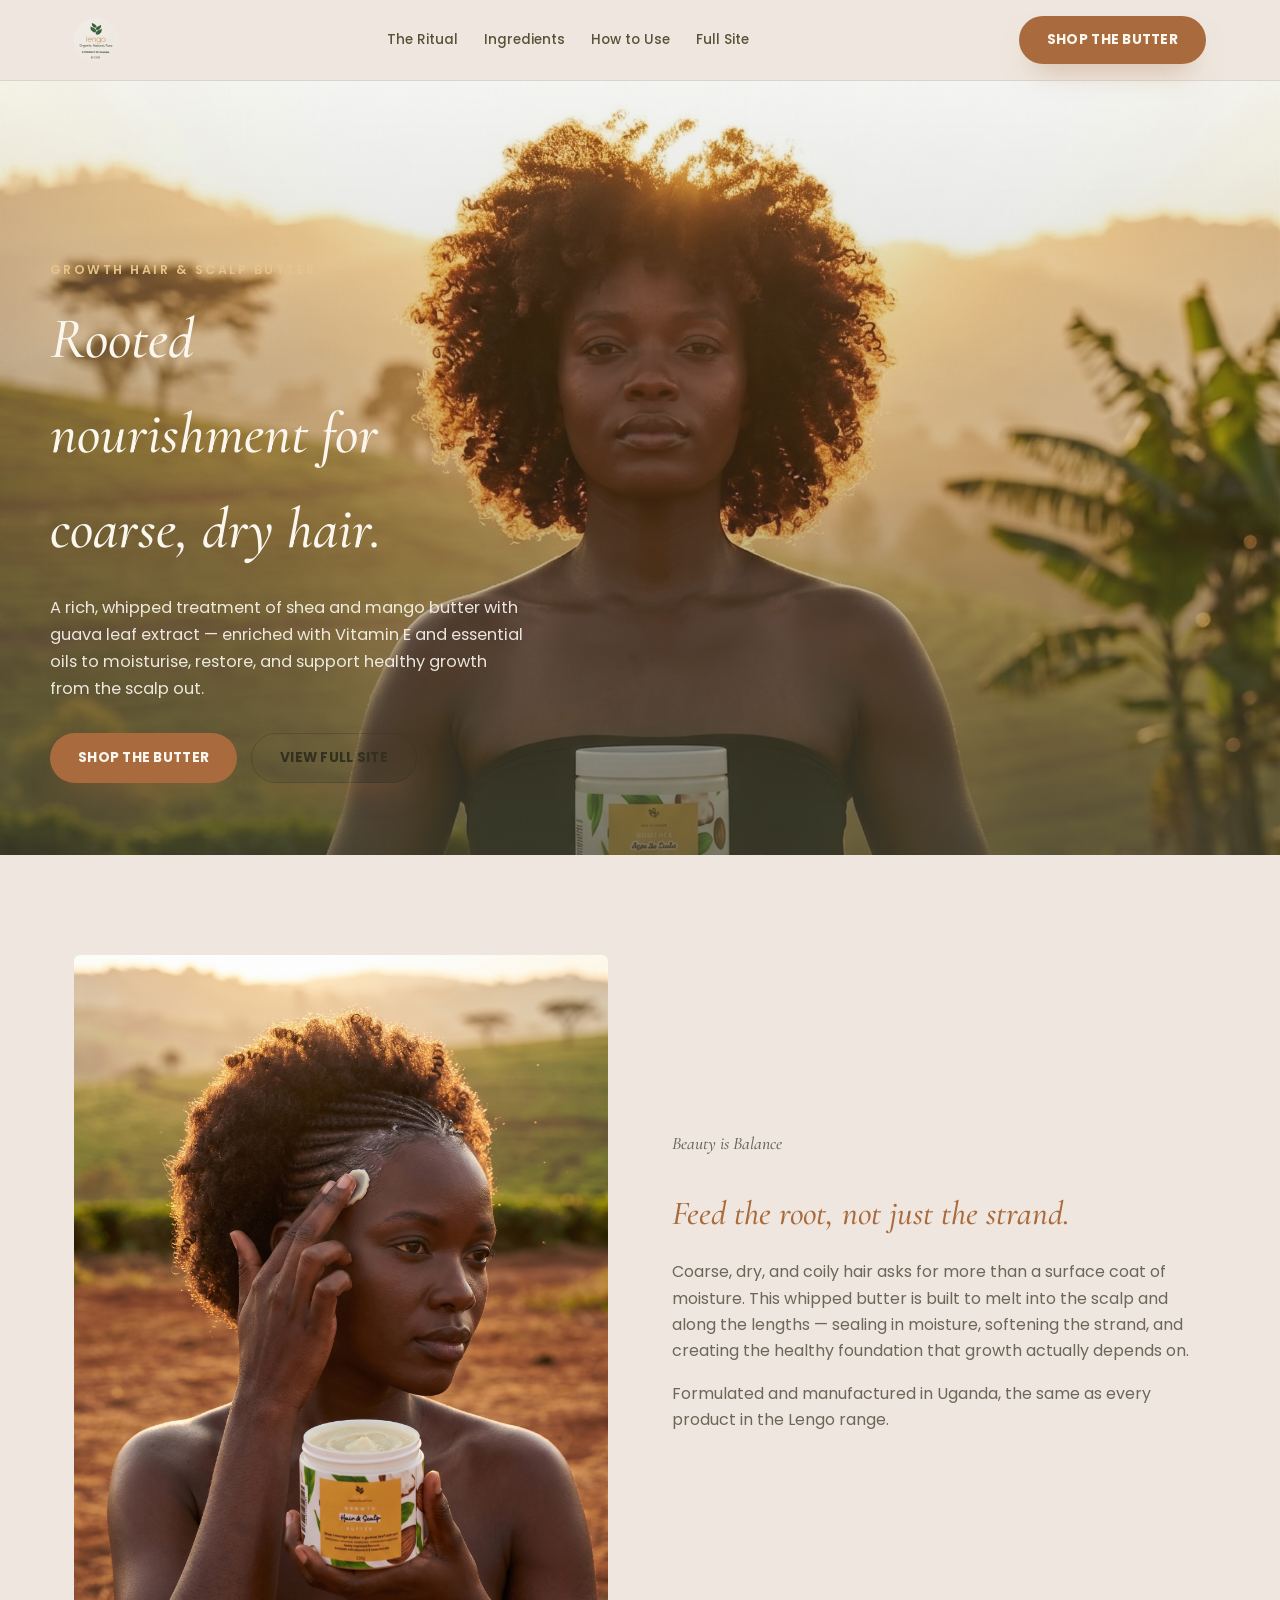
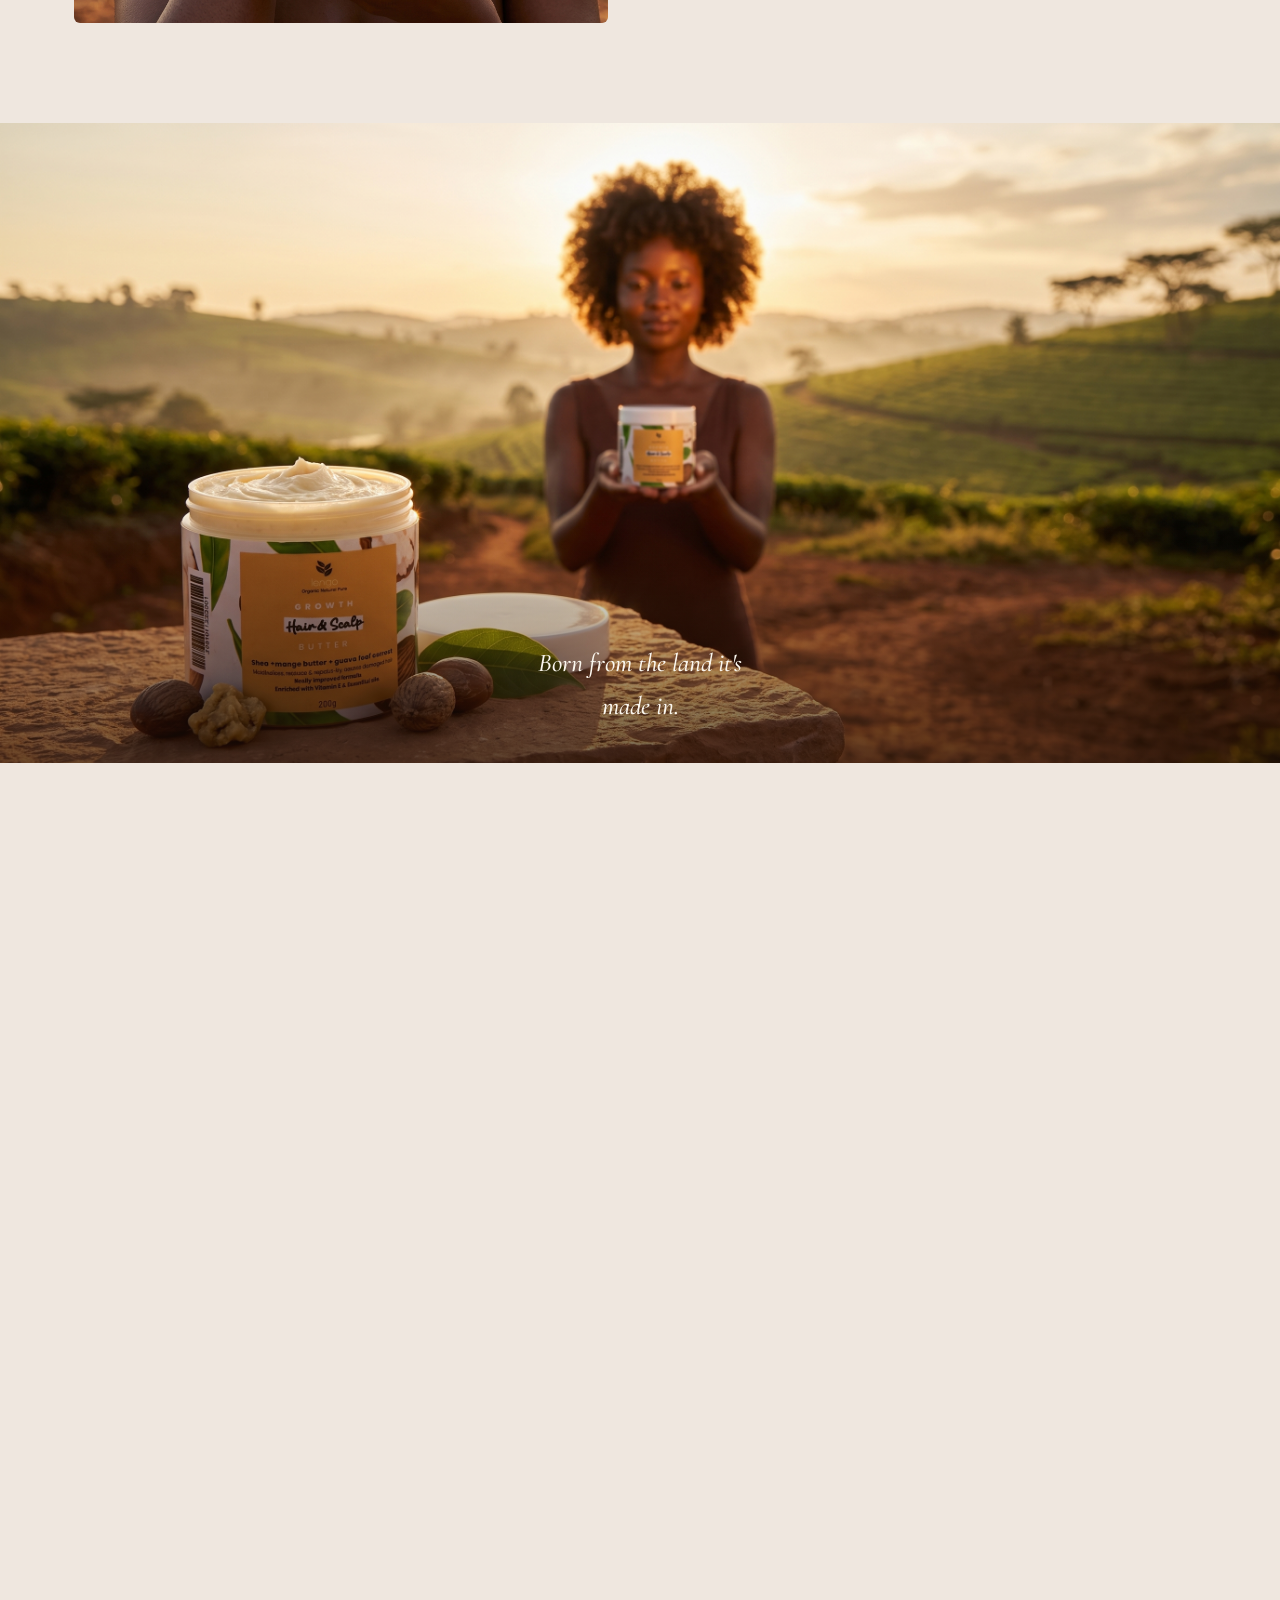
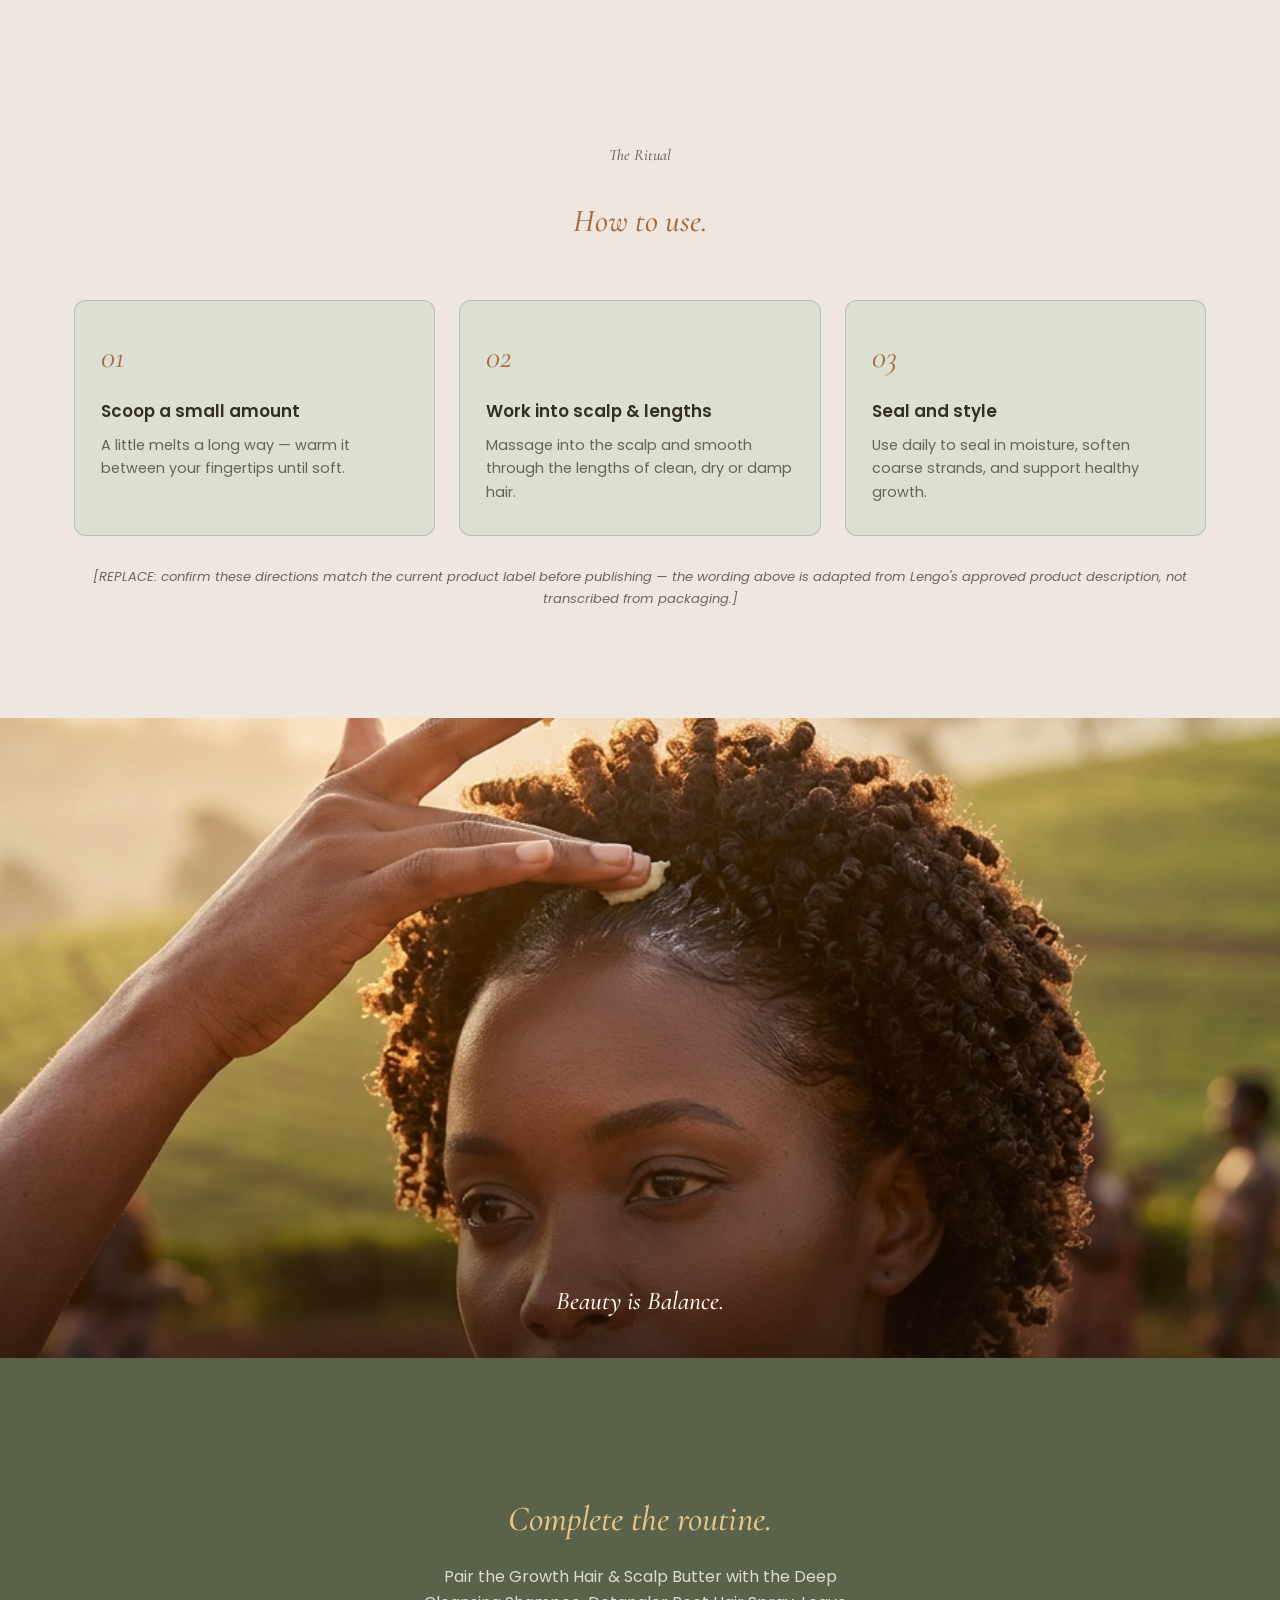
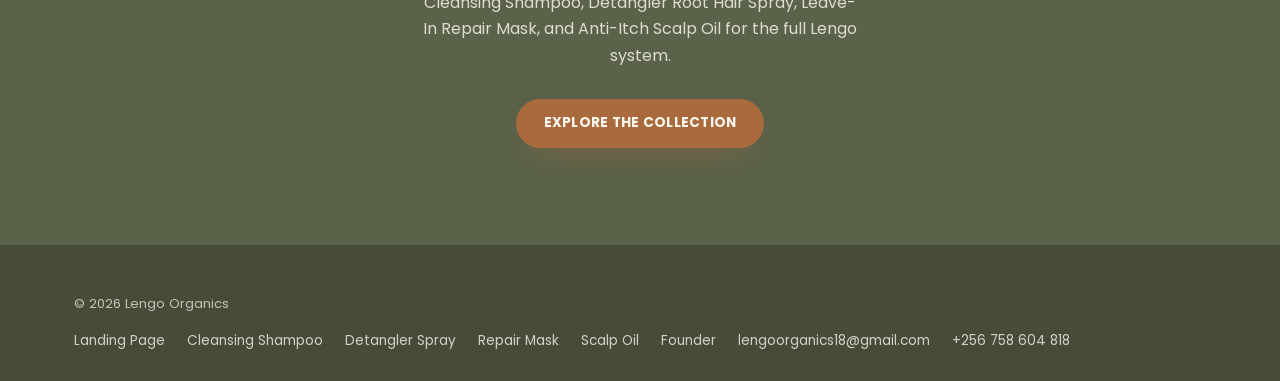
<file: butter.html>
<!doctype html>
<html lang="en">
<head>
<meta charset="UTF-8">
<meta name="viewport" content="width=device-width, initial-scale=1.0">
<title>Growth Hair &amp; Scalp Butter | Lengo Organics</title>
<meta name="description" content="Lengo Organics Growth Hair & Scalp Butter — a rich whipped treatment of shea and mango butter with guava leaf extract, enriched with Vitamin E and essential oils to restore dry, coarse hair and support healthy growth.">

<!-- ── Open Graph / social sharing ── -->
<link rel="canonical" href="https://lengo-organics.github.io/lengo/butter.html">
<meta property="og:type" content="website">
<meta property="og:site_name" content="Lengo Organics">
<meta property="og:locale" content="en_GB">
<meta property="og:url" content="https://lengo-organics.github.io/lengo/butter.html">
<meta property="og:title" content="Growth Hair & Scalp Butter | Lengo Organics">
<meta property="og:description" content="A rich whipped treatment of shea and mango butter with guava leaf extract, enriched with Vitamin E and essential oils to restore dry, coarse hair and support healthy growth.">
<meta property="og:image" content="https://lengo-organics.github.io/lengo/butter1.jpg">
<meta property="og:image:alt" content="Woman holding Lengo Organics Growth Hair & Scalp Butter at golden hour in the Ugandan highlands">
<meta name="twitter:card" content="summary_large_image">
<meta name="twitter:title" content="Growth Hair & Scalp Butter | Lengo Organics">
<meta name="twitter:description" content="A rich whipped treatment of shea and mango butter with guava leaf extract, enriched with Vitamin E and essential oils to restore dry, coarse hair and support healthy growth.">
<meta name="twitter:image" content="https://lengo-organics.github.io/lengo/butter1.jpg">
<!-- ── end Open Graph ── -->

<link rel="preconnect" href="https://fonts.googleapis.com">
<link rel="preconnect" href="https://fonts.gstatic.com" crossorigin>
<link href="https://fonts.googleapis.com/css2?family=Cormorant+Garamond:ital,wght@0,400;0,500;1,500;1,600&family=Poppins:wght@400;500;600;700;800&display=swap" rel="stylesheet">
<link rel="stylesheet" href="base.css">
<style>
  /* ============================================================
     Fourth subpage, same approach as mask.html, detangler.html and
     shampoo.html — its own palette built around THESE photos:
     golden-hour highlands, red-earth clearings, tea-green terraced
     hills, and the product's ivory whipped butter with a fresh
     guava-leaf green. Warmer and more grounded than the detangler's
     dry-grass amber (this one leans terracotta + leaf-green rather
     than pale gold), lighter and more sunlit than the shampoo's
     candlelit shadow and the mask's dusk-lake indigo — so all four
     subpages read as one family without any two sharing a palette.
     Same type pairing (Cormorant Garamond italic + Poppins) for
     brand continuity.
     ============================================================ */
  :root{
    --earth:#EFE7DF;        /* deep red-earth shadow */
    --earth-deep:#E5DDD1;   /* near-black base */
    --terra:#C08457;        /* warm terracotta / red-clay glow */
    --terra-soft:#C08457;   /* lit clay highlight */
    --leaf:#A2AB92;         /* guava-leaf green accent */
    --leaf-soft:#A2AB92;    /* lit leaf-green */
    --cream:#33301F;        /* ivory butter cream */
    --muted:rgba(51,48,31,.70);
  }
  body{margin:0; background:var(--earth); color:var(--cream); font-family:'Poppins',sans-serif; line-height:1.65; -webkit-font-smoothing:antialiased;}
  .serif{font-family:'Cormorant Garamond', serif; font-style:italic; font-weight:500; color:var(--terra-soft);}
  a:focus-visible, button:focus-visible{outline:2px solid var(--terra); outline-offset:3px;}

  header{position:sticky; top:0; z-index:50; background:rgba(46,28,16,.85); backdrop-filter:blur(10px); border-bottom:1px solid rgba(245,234,217,.1);}
  .nav{display:flex; align-items:center; justify-content:space-between; padding:16px 24px; max-width:1180px; margin:0 auto;}
  .brand{display:flex; align-items:center; gap:10px; text-decoration:none; font-weight:700; color:var(--cream);}
  nav.links a{text-decoration:none; font-size:.85rem; font-weight:500; color:var(--muted);}
  nav.links a:hover{color:var(--terra-soft);}
  .btn{
    display:inline-flex; align-items:center; gap:8px; padding:13px 28px;
    background:var(--terra); color:var(--earth-deep); text-decoration:none;
    font-weight:700; font-size:.85rem; letter-spacing:.02em; text-transform:uppercase;
    border:none; border-radius:999px; box-shadow:0 16px 30px -12px rgba(192,106,58,.5);
    transition:transform .18s ease, background .18s ease;
  }
  .btn:hover{background:var(--terra-soft); transform:translateY(-2px);}
  .btn.ghost{background:transparent; color:var(--cream); border:1px solid rgba(245,234,217,.4); box-shadow:none;}
  .btn.ghost:hover{background:rgba(245,234,217,.1);}

  /* ---------- Hero ---------- */
  .hero{position:relative; min-height:86vh; display:flex; align-items:flex-end; overflow:hidden;}
  .hero img{position:absolute; inset:0; width:100%; height:100%; object-fit:cover; object-position:center 25%;}
  .hero::after{
    content:''; position:absolute; inset:0;
    background:linear-gradient(180deg, rgba(27,15,7,.12) 0%, rgba(27,15,7,.5) 55%, rgba(27,15,7,.92) 100%);
  }
  .hero-copy{position:relative; z-index:1; padding:64px 0 72px; width:100%;}
  .hero-copy p.eyebrow{color:var(--terra-soft); font-size:.78rem; letter-spacing:.2em; text-transform:uppercase; font-weight:600; margin:0 0 12px;}
  .hero-copy h1{font-family:'Cormorant Garamond', serif; font-style:italic; font-weight:500; font-size:clamp(2.2rem,5vw,3.6rem); max-width:16ch; margin:0 0 18px; color:var(--cream);}
  .hero-copy p.lede{max-width:48ch; color:var(--muted); font-size:1.02rem; margin:0 0 30px;}

  /* ---------- Ritual / story split ---------- */
  .ritual{padding:100px 0; background:var(--earth);}
  .ritual .wrap{display:grid; grid-template-columns:1fr 1fr; gap:64px; align-items:center;}
  .ritual-photo{border-radius:6px; overflow:hidden; aspect-ratio:4/5;}
  .ritual-photo img{width:100%; height:100%; object-fit:cover;}
  .ritual h2.serif{font-size:2.1rem; margin-bottom:18px;}
  .ritual p{color:var(--muted); margin:0 0 16px; max-width:52ch;}

  /* ---------- Full-bleed break ---------- */
  .break{position:relative; height:56vw; max-height:640px; overflow:hidden;}
  .break img{width:100%; height:100%; object-fit:cover;}
  .break::after{content:''; position:absolute; inset:0; background:linear-gradient(0deg, rgba(27,15,7,.6), transparent 40%);}
  .break-caption{position:absolute; left:0; right:0; bottom:36px; text-align:center; z-index:1;}
  .break-caption p.serif{font-size:1.6rem; max-width:22ch; margin:0 auto;}

  /* ---------- Ingredients ---------- */
  .ingredients{padding:100px 0; background:var(--earth-deep);}
  .ingredients .wrap{display:grid; grid-template-columns:1fr 1fr; gap:64px; align-items:center;}
  .ing-photo{border-radius:6px; overflow:hidden; aspect-ratio:4/5;}
  .ing-photo img{width:100%; height:100%; object-fit:cover;}
  .ingredients h2.serif{font-size:2rem; margin-bottom:16px;}
  .ingredients p{color:var(--muted); margin:0 0 20px; max-width:52ch;}
  .tag-list{display:flex; flex-wrap:wrap; gap:10px; list-style:none; margin:0; padding:0;}
  .tag-list li{
    padding:9px 16px; border-radius:999px; border:1px solid rgba(140,168,94,.45);
    color:var(--leaf-soft); font-size:.82rem; font-weight:500;
  }
  .formula-note{margin-top:22px; font-size:.85rem; color:var(--muted); font-style:italic;}
  .size-badge{display:inline-block; margin-top:22px; font-size:.72rem; font-weight:700; letter-spacing:.08em; text-transform:uppercase; color:var(--cream); background:rgba(245,234,217,.08); padding:8px 14px; border-radius:999px;}

  /* ---------- How to use ---------- */
  .ritual-steps{padding:96px 0; background:var(--earth);}
  .steps-head{text-align:center; max-width:520px; margin:0 auto 52px;}
  .steps-head h2.serif{font-size:2rem;}
  .steps-grid{display:grid; grid-template-columns:repeat(3,1fr); gap:24px;}
  .step-card{background:rgba(245,234,217,.04); border:1px solid rgba(245,234,217,.1); border-radius:12px; padding:30px 26px;}
  .step-num{font-family:'Cormorant Garamond', serif; font-style:italic; color:var(--terra-soft); font-size:2rem; display:block; margin-bottom:14px;}
  .step-card h3{margin:0 0 8px; font-size:1.05rem; font-weight:600;}
  .step-card p{color:var(--muted); font-size:.9rem; margin:0;}

  /* ---------- Final CTA ---------- */
  .final{padding:96px 0; text-align:center; background:var(--earth-deep);}
  .final p.serif{font-size:2.2rem; margin-bottom:16px;}
  .final p.sub{color:var(--muted); max-width:44ch; margin:0 auto 30px;}

  footer{background:var(--earth-deep); padding:48px 0 28px; border-top:1px solid rgba(245,234,217,.08);}
  footer a{text-decoration:none; color:var(--muted); font-size:.85rem;}
  footer a:hover{color:var(--terra-soft);}

  @media (max-width:900px){
    .ritual .wrap, .ingredients .wrap{grid-template-columns:1fr; gap:36px;}
    .steps-grid{grid-template-columns:1fr;}
  }

  /* ============================================================
     ORGANIC LIGHT — shared palette override (added per Samantha's
     brief: product pages should follow the light sage/cream/clay
     reference template; nothing dark). Placed last so it wins over
     each page's original photo-matched dark scheme. Structure,
     copy, images and layout are unchanged.
     ============================================================ */
  body{background:#EFE7DF; color:#33301F;}
  .serif{color:#A96B3D;}

  /* hero: lighter, warmer scrim so the image reads bright, not murky */
  .hero::after{background:linear-gradient(180deg, rgba(70,76,56,.06) 0%, rgba(70,76,56,.22) 52%, rgba(70,76,56,.66) 100%) !important;}
  .hero-copy p.eyebrow{color:#E7C489 !important;}
  .hero-copy h1{color:#FBF7EF !important;}
  .hero-copy p.lede{color:rgba(251,247,239,.9) !important;}

  /* alternating section backgrounds */
  .ritual{background:#EFE7DF !important;}
  .ingredients{background:#E5DDD1 !important;}
  .ritual-steps{background:#EFE7DF !important;}
  .ritual p, .ingredients p, .ritual-steps p{color:rgba(51,48,31,.70) !important;}

  /* ingredient tags -> sage outline on cream */
  .tag-list li{border:1px solid rgba(90,98,73,.45) !important; color:#464C38 !important; background:rgba(255,255,255,.45) !important; font-weight:600 !important;}
  .formula-note{color:rgba(51,48,31,.70) !important;}
  .size-badge{color:#33301F !important; background:rgba(255,255,255,.55) !important;}

  /* how-to-use cards -> soft sage panels, visible on cream */
  .step-card{background:#DCE0D2 !important; border:1px solid rgba(90,98,73,.28) !important;}
  .step-num{color:#A96B3D !important;}
  .step-card h3{color:#33301F !important;}
  .step-card p{color:rgba(51,48,31,.70) !important;}

  /* buttons -> clay (warm terracotta), matching the reference accents */
  .btn{background:#A96B3D !important; color:#FBF7EF !important; box-shadow:0 16px 30px -14px rgba(169,107,61,.5) !important;}
  .btn:hover{background:#8f5a33 !important;}
  .btn.ghost{background:transparent !important; color:#33301F !important; border:1px solid rgba(51,48,31,.3) !important;}
  .btn.ghost:hover{background:rgba(51,48,31,.06) !important;}

  /* header -> translucent cream */
  header{background:rgba(239,231,223,.9) !important; border-bottom:1px solid rgba(51,48,31,.1) !important;}
  .brand{color:#33301F !important;}
  nav.links a{color:#5A5238 !important;}
  nav.links a:hover{color:#A96B3D !important;}

  /* final CTA + footer -> ONE warm olive anchor (deep, not dark) with cream text */
  .final{background:#5A6249 !important;}
  .final p.serif{color:#E7C489 !important;}
  .final p.sub{color:rgba(251,247,239,.82) !important;}
  footer{background:#464C38 !important; border-top:1px solid rgba(251,247,239,.12) !important;}
  footer a{color:rgba(251,247,239,.78) !important;}
  footer a:hover{color:#E7C489 !important;}
  footer span{color:rgba(251,247,239,.7) !important;}

  /* break-caption text stays light — it sits on photography (unchanged intent) */
  .break-caption p.serif{color:#FBF7EF !important;}

</style>
</head>
<body>

<header>
  <div class="nav">
    <a class="brand" href="index.html"><img class="brand-mark" src="assets/lengo-round-mark.png" alt="Lengo Organics"></a>
    <nav class="links">
      <a href="#ritual">The Ritual</a>
      <a href="#ingredients">Ingredients</a>
      <a href="#how-to-use">How to Use</a>
      <a href="index.html">Full Site</a>
    </nav>
    <a href="#" data-todo="add product checkout URL" class="btn">Shop the Butter</a>
  </div>
</header>

<main>
  <!-- ================= HERO ================= -->
  <section class="hero">
    <img src="butter1.jpg" alt="Woman holding Lengo Organics Growth Hair & Scalp Butter at chest height at golden hour in the Ugandan highlands">
    <div class="wrap hero-copy">
      <p class="eyebrow">Growth Hair &amp; Scalp Butter</p>
      <h1>Rooted nourishment for coarse, dry hair.</h1>
      <p class="lede">A rich, whipped treatment of shea and mango butter with guava leaf extract — enriched with Vitamin E and essential oils to moisturise, restore, and support healthy growth from the scalp out.</p>
      <div class="hero-actions">
        <a href="#" data-todo="add product checkout URL" class="btn">Shop the Butter</a>
        <a href="index.html" class="btn ghost">View Full Site</a>
      </div>
    </div>
  </section>

  <!-- ================= RITUAL ================= -->
  <section class="ritual reveal" id="ritual">
    <div class="wrap">
      <div class="ritual-photo"><img src="butter3.jpg" alt="Woman at golden hour applying Lengo Organics Growth Hair & Scalp Butter to her scalp along the hairline"></div>
      <div>
        <p class="serif" style="font-size:1.1rem; margin-bottom:8px;">Beauty is Balance</p>
        <h2 class="serif">Feed the root, not just the strand.</h2>
        <p>Coarse, dry, and coily hair asks for more than a surface coat of moisture. This whipped butter is built to melt into the scalp and along the lengths — sealing in moisture, softening the strand, and creating the healthy foundation that growth actually depends on.</p>
        <p>Formulated and manufactured in Uganda, the same as every product in the Lengo range.</p>
      </div>
    </div>
  </section>

  <!-- ================= FULL-BLEED BREAK ================= -->
  <div class="break">
    <img src="butter7.jpg" alt="Lengo Organics Growth Hair & Scalp Butter on red-earth stone with a woman holding a second tub in the golden-hour highlands">
    <div class="break-caption wrap"><p class="serif">Born from the land it's made in.</p></div>
  </div>

  <!-- ================= INGREDIENTS ================= -->
  <section class="ingredients reveal" id="ingredients">
    <div class="wrap">
      <div class="ing-photo"><img src="butter2.jpg" alt="Open tub of Lengo Organics Growth Hair & Scalp Butter with a shea nut and fresh guava leaf resting on the whipped ivory surface"></div>
      <div>
        <h2 class="serif">What's actually in it.</h2>
        <p>A short, purposeful ingredient list built around shea and mango butter — no filler, nothing you can't pronounce.</p>
        <ul class="tag-list">
          <li>Shea butter</li>
          <li>Mango butter</li>
          <li>Castor oil</li>
          <li>Coconut oil</li>
          <li>Guava leaf extract</li>
          <li>Vitamin E</li>
          <li>Essential oils</li>
          <li>Fragrance</li>
        </ul>
        <p class="formula-note">Newly improved formula, enriched with Vitamin E and essential oils. [REPLACE: confirm final INCI listing against the approved product label before publishing.]</p>
        <span class="size-badge">200g</span>
      </div>
    </div>
  </section>

  <!-- ================= HOW TO USE ================= -->
  <section class="ritual-steps reveal" id="how-to-use">
    <div class="wrap">
      <div class="steps-head">
        <p class="serif">The Ritual</p>
        <h2 class="serif">How to use.</h2>
      </div>
      <div class="steps-grid">
        <div class="step-card">
          <span class="step-num">01</span>
          <h3>Scoop a small amount</h3>
          <p>A little melts a long way — warm it between your fingertips until soft.</p>
        </div>
        <div class="step-card">
          <span class="step-num">02</span>
          <h3>Work into scalp &amp; lengths</h3>
          <p>Massage into the scalp and smooth through the lengths of clean, dry or damp hair.</p>
        </div>
        <div class="step-card">
          <span class="step-num">03</span>
          <h3>Seal and style</h3>
          <p>Use daily to seal in moisture, soften coarse strands, and support healthy growth.</p>
        </div>
      </div>
      <p style="text-align:center; color:var(--muted); font-size:.82rem; margin-top:30px; font-style:italic;">[REPLACE: confirm these directions match the current product label before publishing — the wording above is adapted from Lengo's approved product description, not transcribed from packaging.]</p>
    </div>
  </section>

  <!-- ================= FULL-BLEED BREAK 2 ================= -->
  <div class="break">
    <img src="butter5.jpg" style="object-position:center 30%;" alt="Woman smoothing Lengo Organics Growth Hair & Scalp Butter over her coils, holding the tub, in the golden-hour highlands">
    <div class="break-caption wrap"><p class="serif">Beauty is Balance.</p></div>
  </div>

  <!-- ================= FINAL CTA ================= -->
  <section class="final reveal">
    <div class="wrap">
      <p class="serif">Complete the routine.</p>
      <p class="sub">Pair the Growth Hair &amp; Scalp Butter with the Deep Cleansing Shampoo, Detangler Root Hair Spray, Leave-In Repair Mask, and Anti-Itch Scalp Oil for the full Lengo system.</p>
      <a href="index.html#products" class="btn">Explore the Collection</a>
    </div>
  </section>
</main>

<footer>
  <div class="wrap footer-row">
    <span style="font-size:.82rem; color:var(--muted);">© <span id="year"></span> Lengo Organics</span>
    <div class="footer-links">
      <a href="index.html">Landing Page</a>
      <a href="shampoo.html">Cleansing Shampoo</a>
      <a href="detangler.html">Detangler Spray</a>
      <a href="mask.html">Repair Mask</a>
      <a href="oil.html">Scalp Oil</a>
      <a href="samantha.html">Founder</a>
      <a href="mailto:lengoorganics18@gmail.com">lengoorganics18@gmail.com</a>
      <a href="tel:+256758604818">+256 758 604 818</a>
    </div>
  </div>
</footer>

<script>
  document.getElementById('year').textContent = new Date().getFullYear();
  if (window.matchMedia('(prefers-reduced-motion: no-preference)').matches) {
    const io = new IntersectionObserver((entries) => {
      entries.forEach(e => { if (e.isIntersecting) { e.target.classList.add('is-visible'); io.unobserve(e.target); } });
    }, { threshold: .12 });
    document.querySelectorAll('.reveal').forEach(el => io.observe(el));
  } else {
    document.querySelectorAll('.reveal').forEach(el => el.classList.add('is-visible'));
  }
</script>

</body>
</html>
</file>
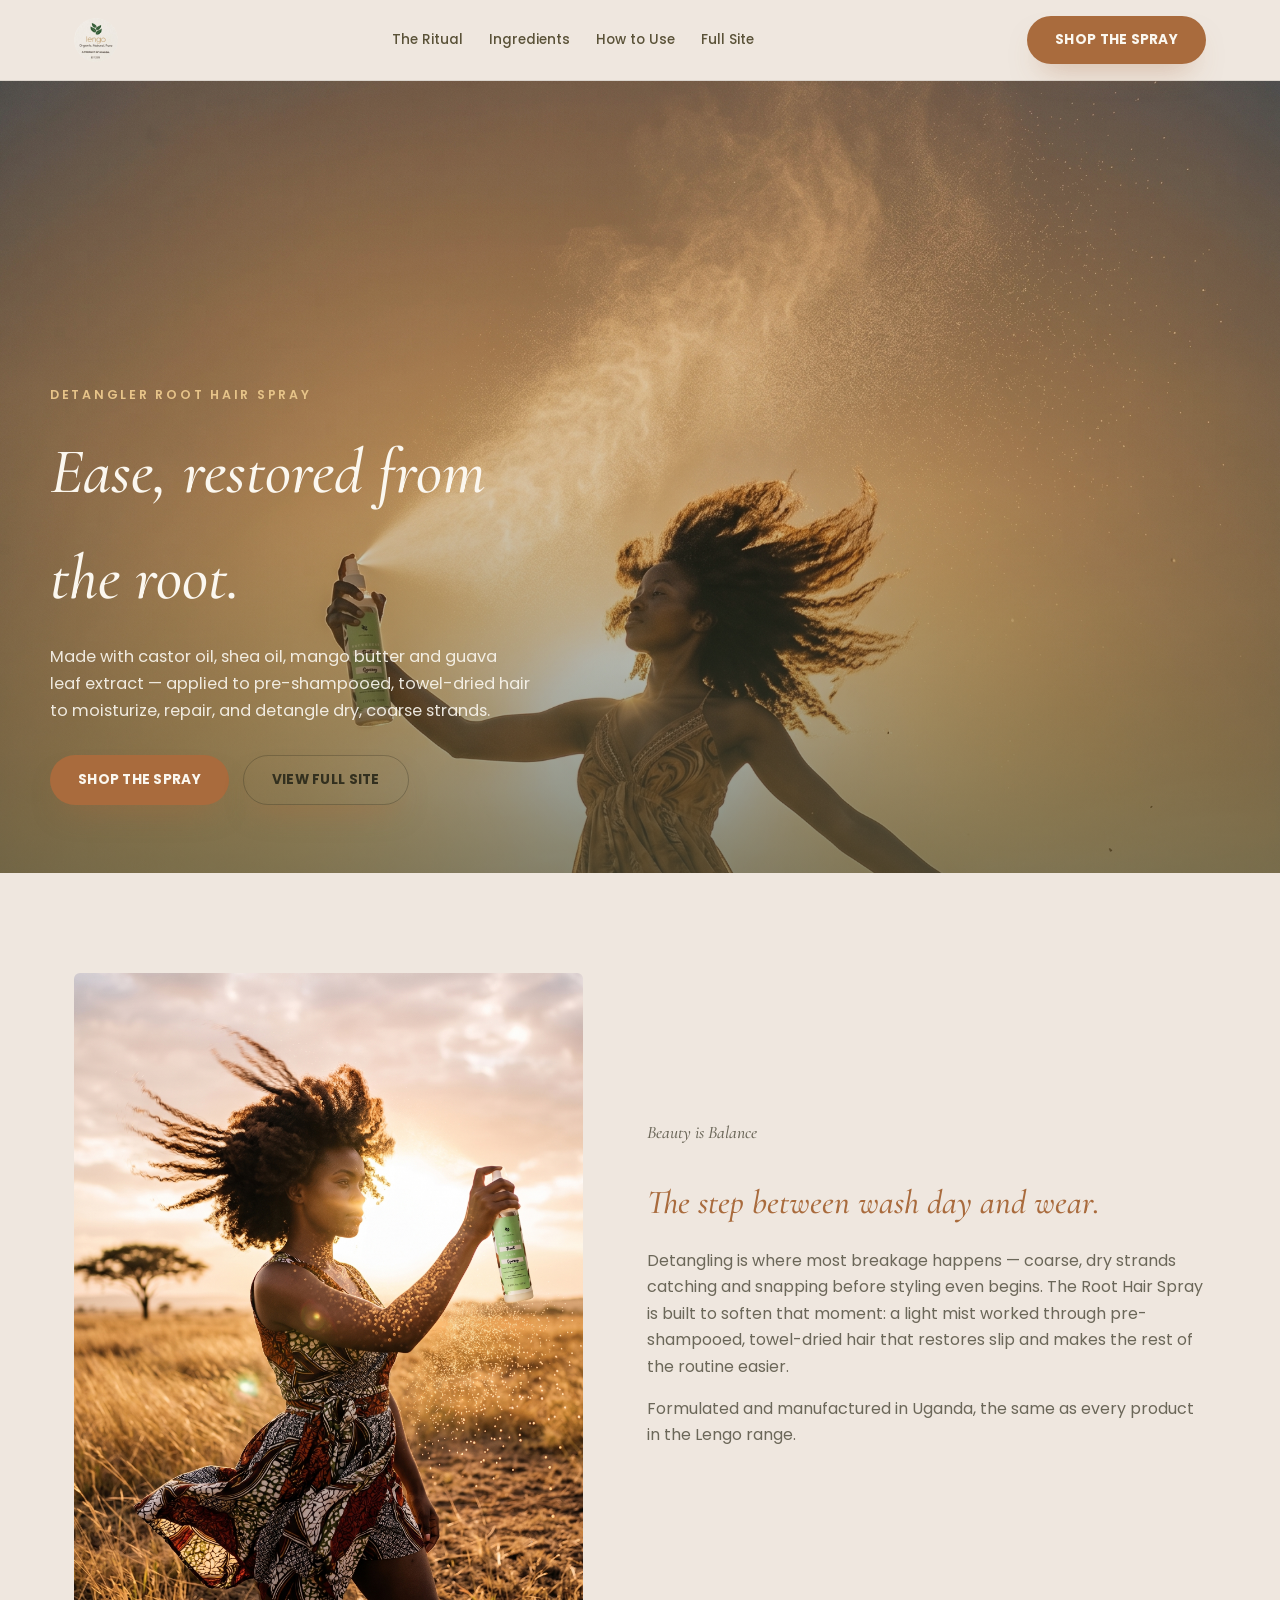
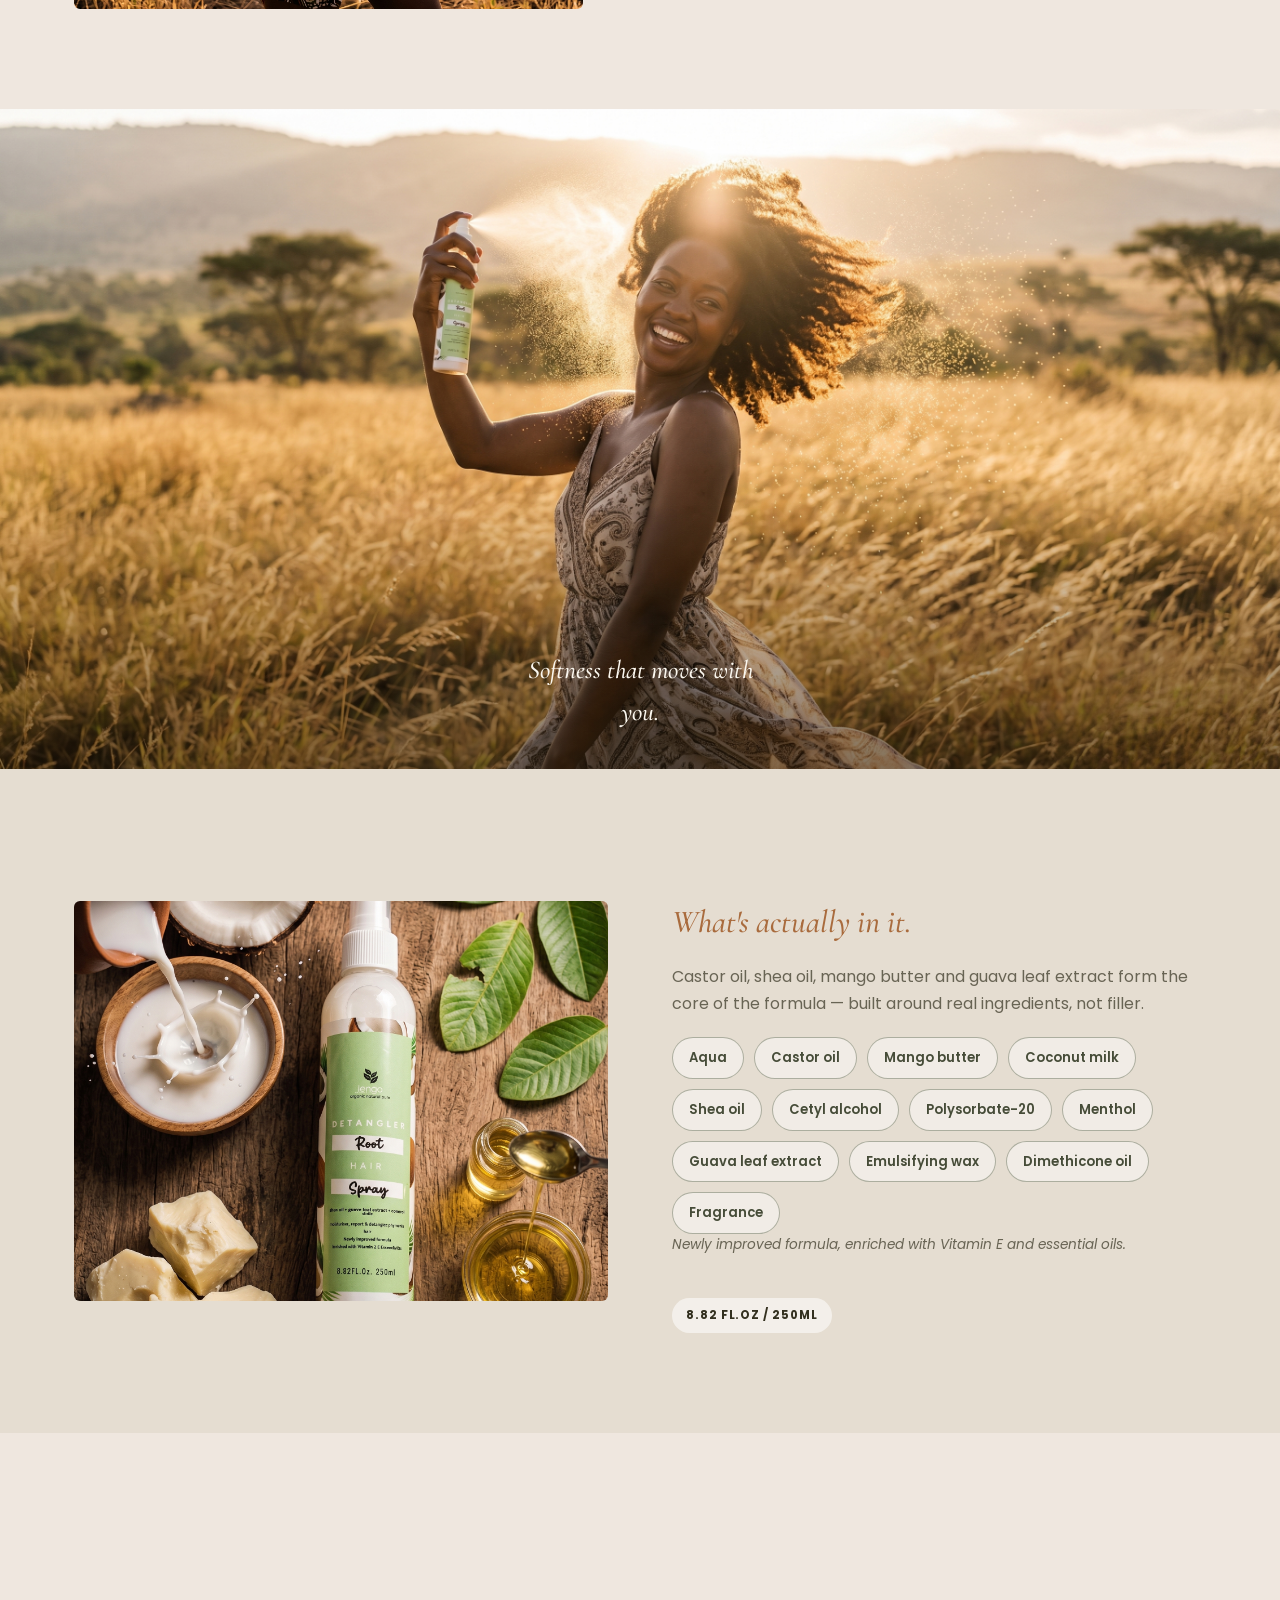
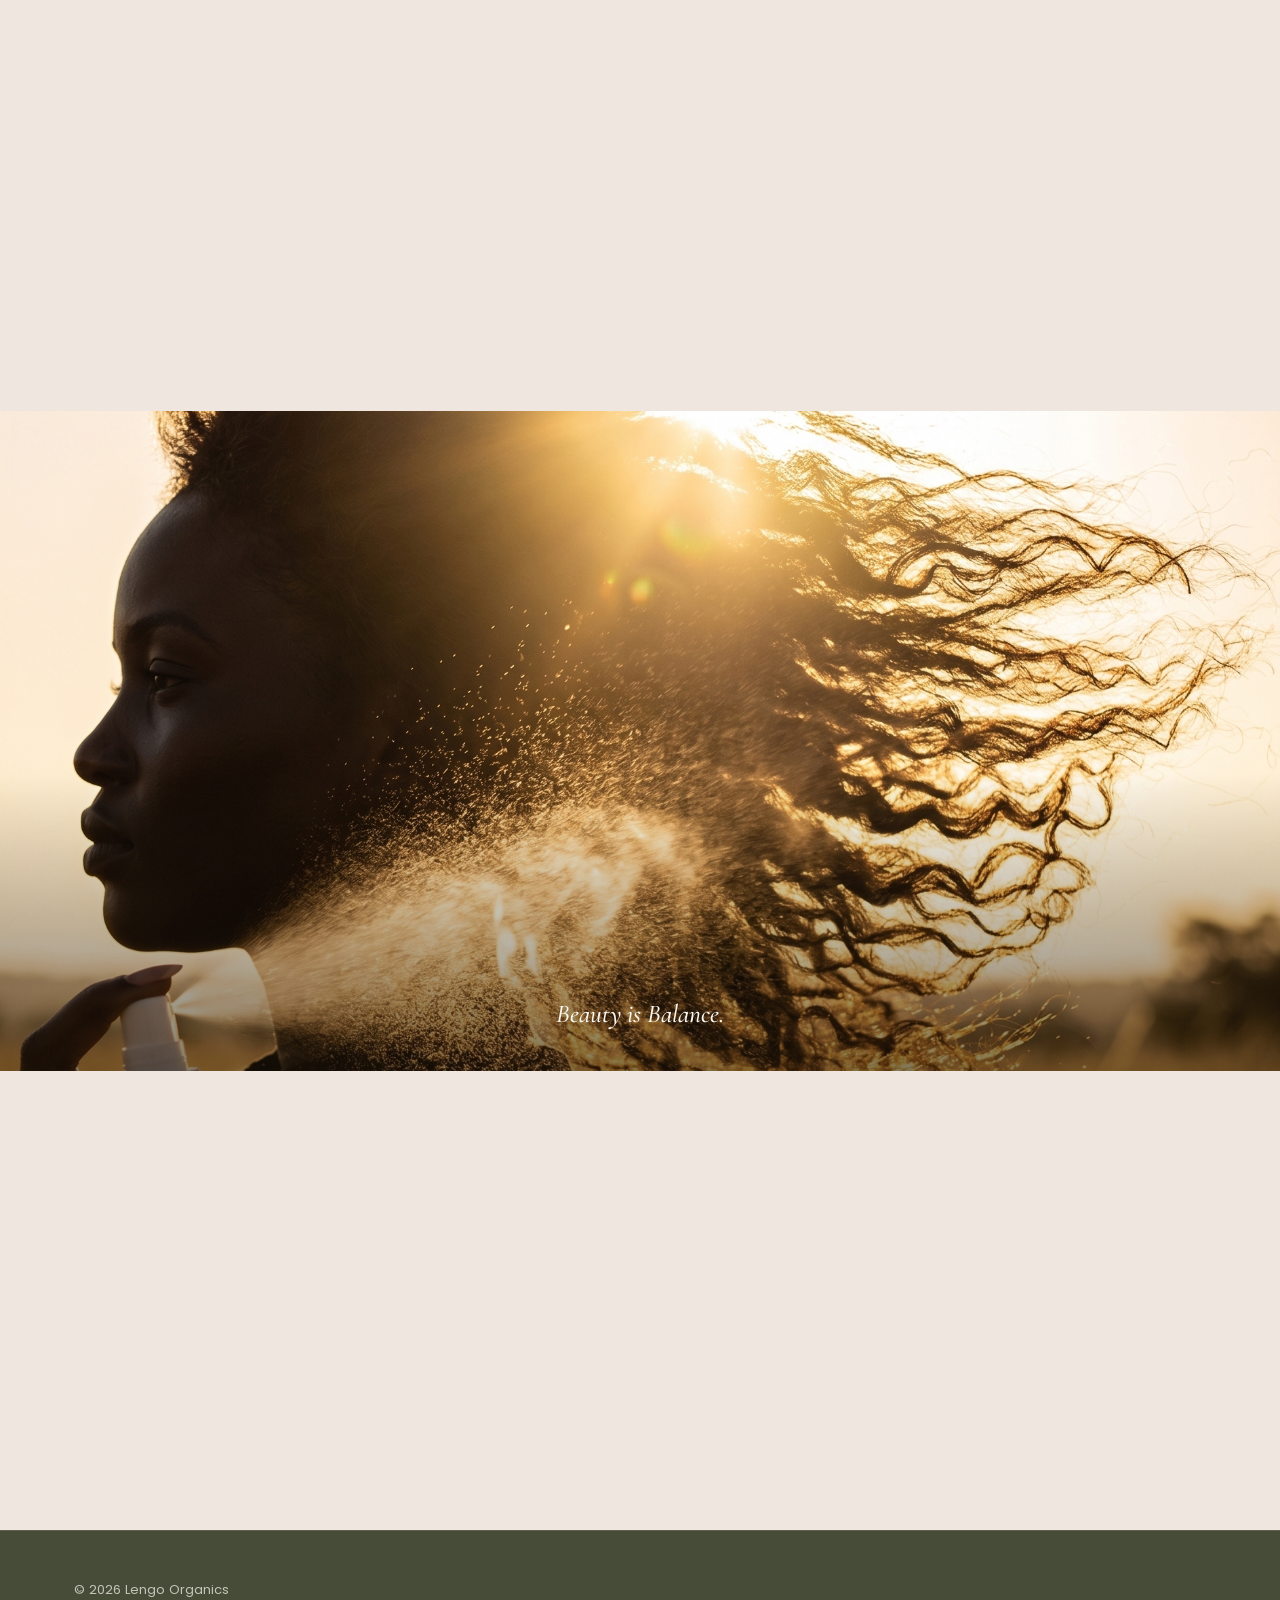
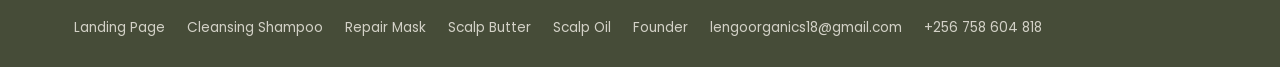
<file: detangler.html>
<!doctype html>
<html lang="en">
<head>
<meta charset="UTF-8">
<meta name="viewport" content="width=device-width, initial-scale=1.0">
<title>Detangler Root Hair Spray | Lengo Organics</title>
<meta name="description" content="Lengo Organics Detangler Root Hair Spray — made with castor oil, shea oil, mango butter and guava leaf extract to moisturize, repair and detangle dry, coarse hair.">

<!-- ── Open Graph / social sharing ── -->
<link rel="canonical" href="https://lengo-organics.github.io/lengo/detangler.html">
<meta property="og:type" content="website">
<meta property="og:site_name" content="Lengo Organics">
<meta property="og:locale" content="en_GB">
<meta property="og:url" content="https://lengo-organics.github.io/lengo/detangler.html">
<meta property="og:title" content="Detangler Root Hair Spray | Lengo Organics">
<meta property="og:description" content="Made with castor oil, shea oil, mango butter and guava leaf extract to moisturize, repair and detangle dry, coarse hair.">
<meta property="og:image" content="https://lengo-organics.github.io/lengo/assets/detangler-flow-1.jpg">
<meta property="og:image:alt" content="Woman spraying Lengo Organics Detangler Root Hair Spray at golden hour in a savanna field">
<meta name="twitter:card" content="summary_large_image">
<meta name="twitter:title" content="Detangler Root Hair Spray | Lengo Organics">
<meta name="twitter:description" content="Made with castor oil, shea oil, mango butter and guava leaf extract to moisturize, repair and detangle dry, coarse hair.">
<meta name="twitter:image" content="https://lengo-organics.github.io/lengo/assets/detangler-flow-1.jpg">
<!-- ── end Open Graph ── -->

<link rel="preconnect" href="https://fonts.googleapis.com">
<link rel="preconnect" href="https://fonts.gstatic.com" crossorigin>
<link href="https://fonts.googleapis.com/css2?family=Cormorant+Garamond:ital,wght@0,400;0,500;1,500;1,600&family=Poppins:wght@400;500;600;700;800&display=swap" rel="stylesheet">
<link rel="stylesheet" href="base.css">
<style>
  /* ============================================================
     This subpage gets its own palette too, same as mask.html did —
     built around THESE photos (sun-drenched golden-hour savanna,
     warm amber light, dried grass, backlit motion) rather than
     forcing the pink poster palette or the dusk-lake mask palette
     onto photography that doesn't match either. Same type pairing
     (Cormorant Garamond italic + Poppins) for brand continuity.
     ============================================================ */
  :root{
    --sky:#EFE7DF;
    --cream:#EFE7DF;
    --amber:#C08457;
    --amber-deep:#A96B3D;
    --savanna:#A2AB92;
    --ink:#33301F;
    --ink-soft:#5A5238;
    --muted:rgba(51,48,31,.70);
  }
  body{margin:0; background:var(--cream); color:var(--ink); font-family:'Poppins',sans-serif; line-height:1.65; -webkit-font-smoothing:antialiased;}
  .serif{font-family:'Cormorant Garamond', serif; font-style:italic; font-weight:500; color:var(--amber-deep);}
  a:focus-visible, button:focus-visible{outline:2px solid var(--amber-deep); outline-offset:3px;}

  header{position:sticky; top:0; z-index:50; background:rgba(251,241,222,.9); backdrop-filter:blur(10px); border-bottom:1px solid rgba(43,32,15,.1);}
  .nav{display:flex; align-items:center; justify-content:space-between; padding:16px 24px; max-width:1180px; margin:0 auto;}
  .brand{display:flex; align-items:center; gap:10px; text-decoration:none; font-weight:700; color:var(--ink);}
  nav.links a{text-decoration:none; font-size:.85rem; font-weight:500; color:var(--ink-soft);}
  nav.links a:hover{color:var(--amber-deep);}
  .btn{
    display:inline-flex; align-items:center; gap:8px; padding:13px 28px;
    background:var(--amber-deep); color:var(--cream); text-decoration:none;
    font-weight:700; font-size:.85rem; letter-spacing:.02em; text-transform:uppercase;
    border:none; border-radius:999px; box-shadow:0 16px 30px -12px rgba(184,121,44,.5);
    transition:transform .18s ease, background .18s ease;
  }
  .btn:hover{background:#9C5F1E; transform:translateY(-2px);}
  .btn.ghost{background:transparent; color:var(--ink); border:1px solid rgba(43,32,15,.3); box-shadow:none;}
  .btn.ghost:hover{background:rgba(43,32,15,.06);}

  /* ---------- Hero ---------- */
  .hero{position:relative; min-height:88vh; display:flex; align-items:flex-end; overflow:hidden;}
  .hero img{position:absolute; inset:0; width:100%; height:100%; object-fit:cover; object-position:52% 18%;}
  .hero::after{content:''; position:absolute; inset:0; background:linear-gradient(180deg, rgba(43,32,15,.05) 0%, rgba(43,32,15,.25) 55%, rgba(30,20,8,.85) 100%);}
  .hero-copy{position:relative; z-index:1; padding:64px 0 68px; width:100%;}
  .hero-copy p.eyebrow{color:#F3D9A6; font-size:.78rem; letter-spacing:.22em; text-transform:uppercase; font-weight:600; margin:0 0 14px;}
  .hero-copy h1{font-family:'Cormorant Garamond', serif; font-style:italic; font-weight:500; font-size:clamp(2.4rem,5.5vw,4rem); margin:0 0 14px; color:var(--cream); max-width:16ch;}
  .hero-copy p.lede{max-width:48ch; color:rgba(251,241,222,.82); font-size:1.02rem; margin:0 0 30px;}

  /* ---------- Ritual split ---------- */
  .ritual{padding:100px 0; background:var(--cream);}
  .ritual .wrap{display:grid; grid-template-columns:1fr 1.1fr; gap:64px; align-items:center;}
  .ritual-photo{border-radius:6px; overflow:hidden; aspect-ratio:4/5;}
  .ritual-photo img{width:100%; height:100%; object-fit:cover;}
  .ritual h2.serif{font-size:2.1rem; margin-bottom:18px;}
  .ritual p{color:var(--muted); margin:0 0 16px; max-width:56ch;}

  /* ---------- Full-bleed break ---------- */
  .break{position:relative; height:58vw; max-height:660px; overflow:hidden;}
  .break img{width:100%; height:100%; object-fit:cover;}
  .break::after{content:''; position:absolute; inset:0; background:linear-gradient(0deg, rgba(30,20,8,.55), transparent 45%);}
  .break-caption{position:absolute; left:0; right:0; bottom:36px; text-align:center; z-index:1;}
  .break-caption p.serif{font-size:1.6rem; max-width:24ch; margin:0 auto; color:#F8E7C4;}

  /* ---------- Ingredients ---------- */
  .ingredients{padding:100px 0; background:#F5E7C9;}
  .ingredients .wrap{display:grid; grid-template-columns:1fr 1fr; gap:64px; align-items:center;}
  .ing-photo{border-radius:6px; overflow:hidden; aspect-ratio:4/3;}
  .ing-photo img{width:100%; height:100%; object-fit:cover;}
  .ingredients h2.serif{font-size:2rem; margin-bottom:16px;}
  .ingredients p{color:var(--muted); margin:0 0 20px; max-width:52ch;}
  .tag-list{display:flex; flex-wrap:wrap; gap:10px; list-style:none; margin:0; padding:0;}
  .tag-list li{
    padding:9px 16px; border-radius:999px; border:1px solid rgba(184,121,44,.45);
    color:var(--amber-deep); font-size:.82rem; font-weight:600; background:rgba(255,255,255,.4);
  }
  .formula-note{margin-top:22px; font-size:.85rem; color:var(--muted); font-style:italic;}
  .size-badge{display:inline-block; margin-top:22px; font-size:.72rem; font-weight:700; letter-spacing:.08em; text-transform:uppercase; color:var(--ink); background:rgba(255,255,255,.5); padding:8px 14px; border-radius:999px;}

  /* ---------- How to use ---------- */
  .ritual-steps{padding:96px 0; background:var(--cream);}
  .steps-head{text-align:center; max-width:520px; margin:0 auto 52px;}
  .steps-head h2.serif{font-size:2rem;}
  .steps-grid{display:grid; grid-template-columns:repeat(3,1fr); gap:24px;}
  .step-card{background:#F5E7C9; border:1px solid rgba(184,121,44,.2); border-radius:12px; padding:30px 26px;}
  .step-num{font-family:'Cormorant Garamond', serif; font-style:italic; color:var(--amber-deep); font-size:2rem; display:block; margin-bottom:14px;}
  .step-card h3{margin:0 0 8px; font-size:1.05rem; font-weight:600;}
  .step-card p{color:var(--muted); font-size:.9rem; margin:0;}

  /* ---------- Final CTA ---------- */
  .final{padding:96px 0; text-align:center; background:var(--ink); color:var(--cream);}
  .final p.serif{font-size:2.2rem; margin-bottom:16px; color:#F3D9A6;}
  .final p.sub{color:rgba(251,241,222,.75); max-width:44ch; margin:0 auto 30px;}

  footer{background:var(--ink); padding:48px 0 28px; border-top:1px solid rgba(251,241,222,.1);}
  footer a{text-decoration:none; color:rgba(251,241,222,.72); font-size:.85rem;}
  footer a:hover{color:#F3D9A6;}

  @media (max-width:900px){
    .ritual .wrap, .ingredients .wrap{grid-template-columns:1fr; gap:36px;}
    .steps-grid{grid-template-columns:1fr;}
  }

  /* ============================================================
     ORGANIC LIGHT — shared palette override (added per Samantha's
     brief: product pages should follow the light sage/cream/clay
     reference template; nothing dark). Placed last so it wins over
     each page's original photo-matched dark scheme. Structure,
     copy, images and layout are unchanged.
     ============================================================ */
  body{background:#EFE7DF; color:#33301F;}
  .serif{color:#A96B3D;}

  /* hero: lighter, warmer scrim so the image reads bright, not murky */
  .hero::after{background:linear-gradient(180deg, rgba(70,76,56,.06) 0%, rgba(70,76,56,.22) 52%, rgba(70,76,56,.66) 100%) !important;}
  .hero-copy p.eyebrow{color:#E7C489 !important;}
  .hero-copy h1{color:#FBF7EF !important;}
  .hero-copy p.lede{color:rgba(251,247,239,.9) !important;}

  /* alternating section backgrounds */
  .ritual{background:#EFE7DF !important;}
  .ingredients{background:#E5DDD1 !important;}
  .ritual-steps{background:#EFE7DF !important;}
  .ritual p, .ingredients p, .ritual-steps p{color:rgba(51,48,31,.70) !important;}

  /* ingredient tags -> sage outline on cream */
  .tag-list li{border:1px solid rgba(90,98,73,.45) !important; color:#464C38 !important; background:rgba(255,255,255,.45) !important; font-weight:600 !important;}
  .formula-note{color:rgba(51,48,31,.70) !important;}
  .size-badge{color:#33301F !important; background:rgba(255,255,255,.55) !important;}

  /* how-to-use cards -> soft sage panels, visible on cream */
  .step-card{background:#DCE0D2 !important; border:1px solid rgba(90,98,73,.28) !important;}
  .step-num{color:#A96B3D !important;}
  .step-card h3{color:#33301F !important;}
  .step-card p{color:rgba(51,48,31,.70) !important;}

  /* buttons -> clay (warm terracotta), matching the reference accents */
  .btn{background:#A96B3D !important; color:#FBF7EF !important; box-shadow:0 16px 30px -14px rgba(169,107,61,.5) !important;}
  .btn:hover{background:#8f5a33 !important;}
  .btn.ghost{background:transparent !important; color:#33301F !important; border:1px solid rgba(51,48,31,.3) !important;}
  .btn.ghost:hover{background:rgba(51,48,31,.06) !important;}

  /* header -> translucent cream */
  header{background:rgba(239,231,223,.9) !important; border-bottom:1px solid rgba(51,48,31,.1) !important;}
  .brand{color:#33301F !important;}
  nav.links a{color:#5A5238 !important;}
  nav.links a:hover{color:#A96B3D !important;}

  /* final CTA + footer -> ONE warm olive anchor (deep, not dark) with cream text */
  .final{background:#5A6249 !important;}
  .final p.serif{color:#E7C489 !important;}
  .final p.sub{color:rgba(251,247,239,.82) !important;}
  footer{background:#464C38 !important; border-top:1px solid rgba(251,247,239,.12) !important;}
  footer a{color:rgba(251,247,239,.78) !important;}
  footer a:hover{color:#E7C489 !important;}
  footer span{color:rgba(251,247,239,.7) !important;}

  /* break-caption text stays light — it sits on photography (unchanged intent) */
  .break-caption p.serif{color:#FBF7EF !important;}

</style>
</head>
<body>

<header>
  <div class="nav">
    <a class="brand" href="index.html"><img class="brand-mark" src="assets/lengo-round-mark.png" alt="Lengo Organics"></a>
    <nav class="links">
      <a href="#ritual">The Ritual</a>
      <a href="#ingredients">Ingredients</a>
      <a href="#how-to-use">How to Use</a>
      <a href="index.html">Full Site</a>
    </nav>
    <a href="#" data-todo="add product checkout URL" class="btn">Shop the Spray</a>
  </div>
</header>

<main>
  <!-- ================= HERO ================= -->
  <section class="hero">
    <img src="assets/detangler-flow-1.jpg" alt="Woman in a flowing dress spraying Lengo Organics Detangler Root Hair Spray at golden hour in a savanna field">
    <div class="wrap hero-copy">
      <p class="eyebrow">Detangler Root Hair Spray</p>
      <h1>Ease, restored from the root.</h1>
      <p class="lede">Made with castor oil, shea oil, mango butter and guava leaf extract — applied to pre-shampooed, towel-dried hair to moisturize, repair, and detangle dry, coarse strands.</p>
      <div class="hero-actions">
        <a href="#" data-todo="add product checkout URL" class="btn">Shop the Spray</a>
        <a href="index.html" class="btn ghost">View Full Site</a>
      </div>
    </div>
  </section>

  <!-- ================= RITUAL ================= -->
  <section class="ritual reveal" id="ritual">
    <div class="wrap">
      <div class="ritual-photo"><img src="assets/detangler-profile-1.jpg" style="object-position:78% 12%;" alt="Woman at golden hour with hair caught mid-motion, applying Lengo Organics Detangler Spray"></div>
      <div>
        <p class="serif" style="font-size:1.1rem; margin-bottom:8px;">Beauty is Balance</p>
        <h2 class="serif">The step between wash day and wear.</h2>
        <p>Detangling is where most breakage happens — coarse, dry strands catching and snapping before styling even begins. The Root Hair Spray is built to soften that moment: a light mist worked through pre-shampooed, towel-dried hair that restores slip and makes the rest of the routine easier.</p>
        <p>Formulated and manufactured in Uganda, the same as every product in the Lengo range.</p>
      </div>
    </div>
  </section>

  <!-- ================= FULL-BLEED BREAK ================= -->
  <div class="break">
    <img src="assets/detangler-savanna-3.jpg" alt="Woman smiling in a savanna field, hair catching the wind after using Lengo Organics Detangler Spray">
    <div class="break-caption wrap"><p class="serif">Softness that moves with you.</p></div>
  </div>

  <!-- ================= INGREDIENTS ================= -->
  <section class="ingredients reveal" id="ingredients">
    <div class="wrap">
      <div class="ing-photo"><img src="assets/detangler-flatlay-2.jpg" alt="Lengo Organics Detangler Root Hair Spray flatlay with coconut, shea butter, guava leaves, and oil"></div>
      <div>
        <h2 class="serif">What's actually in it.</h2>
        <p>Castor oil, shea oil, mango butter and guava leaf extract form the core of the formula — built around real ingredients, not filler.</p>
        <ul class="tag-list">
          <li>Aqua</li>
          <li>Castor oil</li>
          <li>Mango butter</li>
          <li>Coconut milk</li>
          <li>Shea oil</li>
          <li>Cetyl alcohol</li>
          <li>Polysorbate-20</li>
          <li>Menthol</li>
          <li>Guava leaf extract</li>
          <li>Emulsifying wax</li>
          <li>Dimethicone oil</li>
          <li>Fragrance</li>
        </ul>
        <p class="formula-note">Newly improved formula, enriched with Vitamin E and essential oils.</p>
        <span class="size-badge">8.82 fl.oz / 250ml</span>
      </div>
    </div>
  </section>

  <!-- ================= HOW TO USE ================= -->
  <section class="ritual-steps reveal" id="how-to-use">
    <div class="wrap">
      <div class="steps-head">
        <p class="serif">The Ritual</p>
        <h2 class="serif">How to use.</h2>
      </div>
      <div class="steps-grid">
        <div class="step-card">
          <span class="step-num">01</span>
          <h3>Shake well</h3>
          <p>Before every use, to bring the formula back together.</p>
        </div>
        <div class="step-card">
          <span class="step-num">02</span>
          <h3>Spray onto prepped hair</h3>
          <p>Apply to dry, pre-shampooed, towel-dried hair before detangling or styling.</p>
        </div>
        <div class="step-card">
          <span class="step-num">03</span>
          <h3>Work it through</h3>
          <p>Retains smoothness, softens hair, and restores texture and ease of styling.</p>
        </div>
      </div>
    </div>
  </section>

  <!-- ================= FULL-BLEED BREAK 2 ================= -->
  <div class="break">
    <img src="assets/detangler-silhouette.jpg" style="object-position:28% 42%;" alt="Silhouette of a woman in profile with hair catching golden-hour light, holding Lengo Organics Detangler Spray">
    <div class="break-caption wrap"><p class="serif">Beauty is Balance.</p></div>
  </div>

  <!-- ================= FINAL CTA ================= -->
  <section class="final reveal">
    <div class="wrap">
      <p class="serif">Complete the routine.</p>
      <p class="sub">Pair the Detangler Spray with the Deep Cleansing Shampoo, Leave-In Repair Mask, Growth Hair &amp; Scalp Butter, and Anti-Itch Scalp Oil for the full Lengo system.</p>
      <a href="index.html#products" class="btn">Explore the Collection</a>
    </div>
  </section>
</main>

<footer>
  <div class="wrap footer-row">
    <span style="font-size:.82rem; color:rgba(251,241,222,.65);">© <span id="year"></span> Lengo Organics</span>
    <div class="footer-links">
      <a href="index.html">Landing Page</a>
      <a href="shampoo.html">Cleansing Shampoo</a>
      <a href="mask.html">Repair Mask</a>
      <a href="butter.html">Scalp Butter</a>
      <a href="oil.html">Scalp Oil</a>
      <a href="samantha.html">Founder</a>
      <a href="mailto:lengoorganics18@gmail.com">lengoorganics18@gmail.com</a>
      <a href="tel:+256758604818">+256 758 604 818</a>
    </div>
  </div>
</footer>

<script>
  document.getElementById('year').textContent = new Date().getFullYear();
  if (window.matchMedia('(prefers-reduced-motion: no-preference)').matches) {
    const io = new IntersectionObserver((entries) => {
      entries.forEach(e => { if (e.isIntersecting) { e.target.classList.add('is-visible'); io.unobserve(e.target); } });
    }, { threshold: .12 });
    document.querySelectorAll('.reveal').forEach(el => io.observe(el));
  } else {
    document.querySelectorAll('.reveal').forEach(el => el.classList.add('is-visible'));
  }
</script>

</body>
</html>
</file>
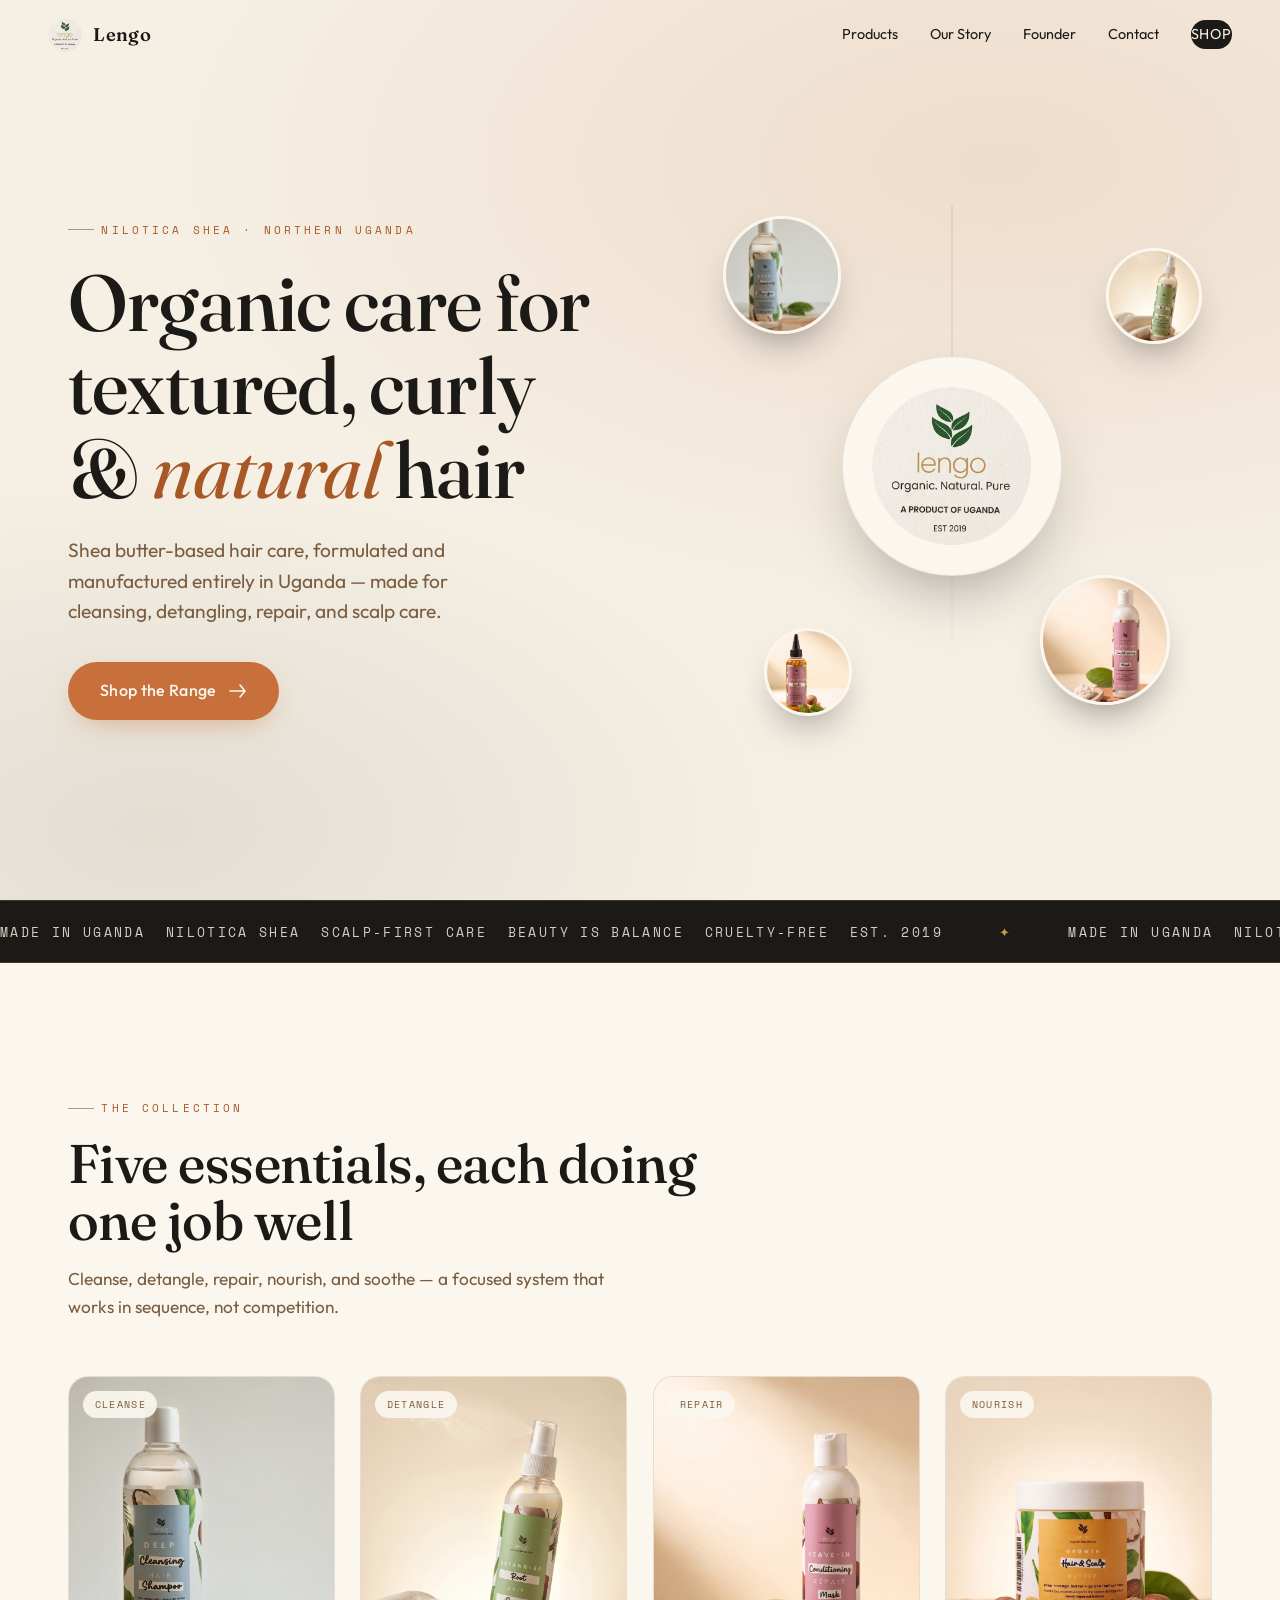
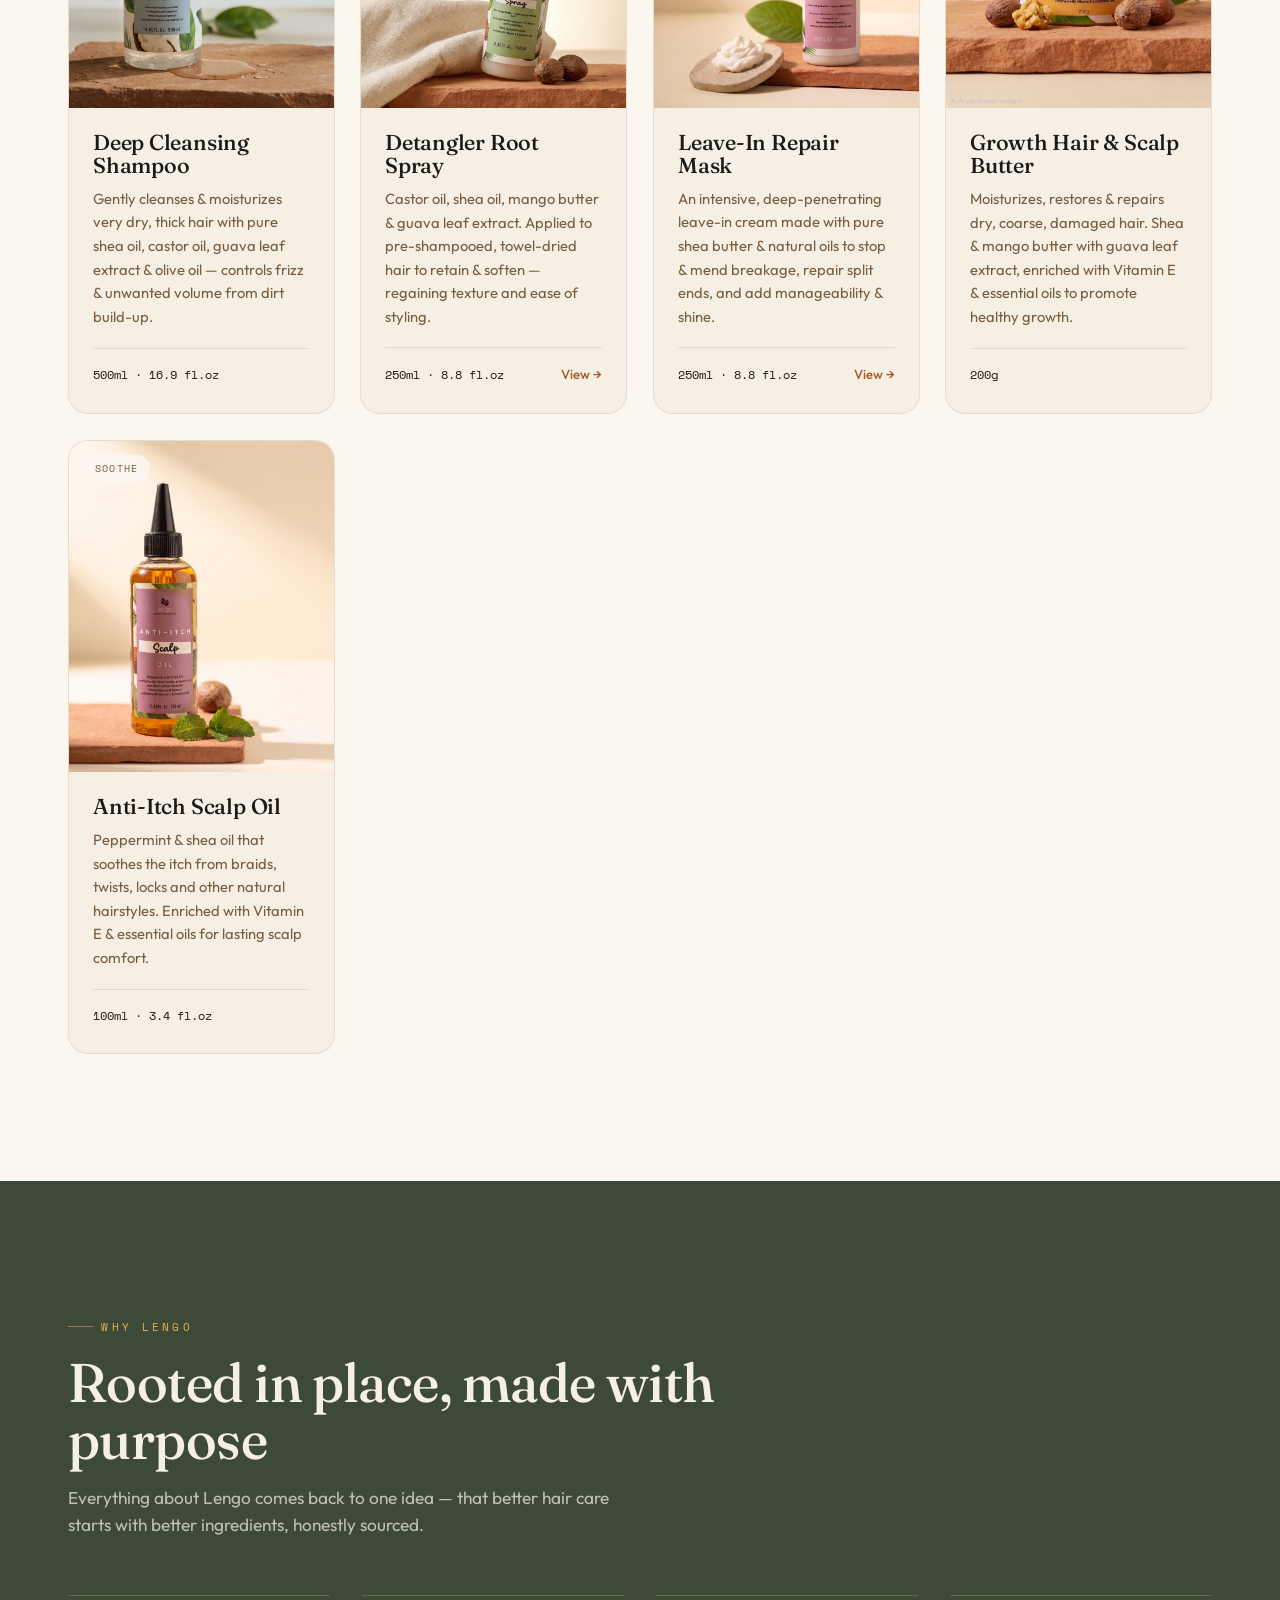
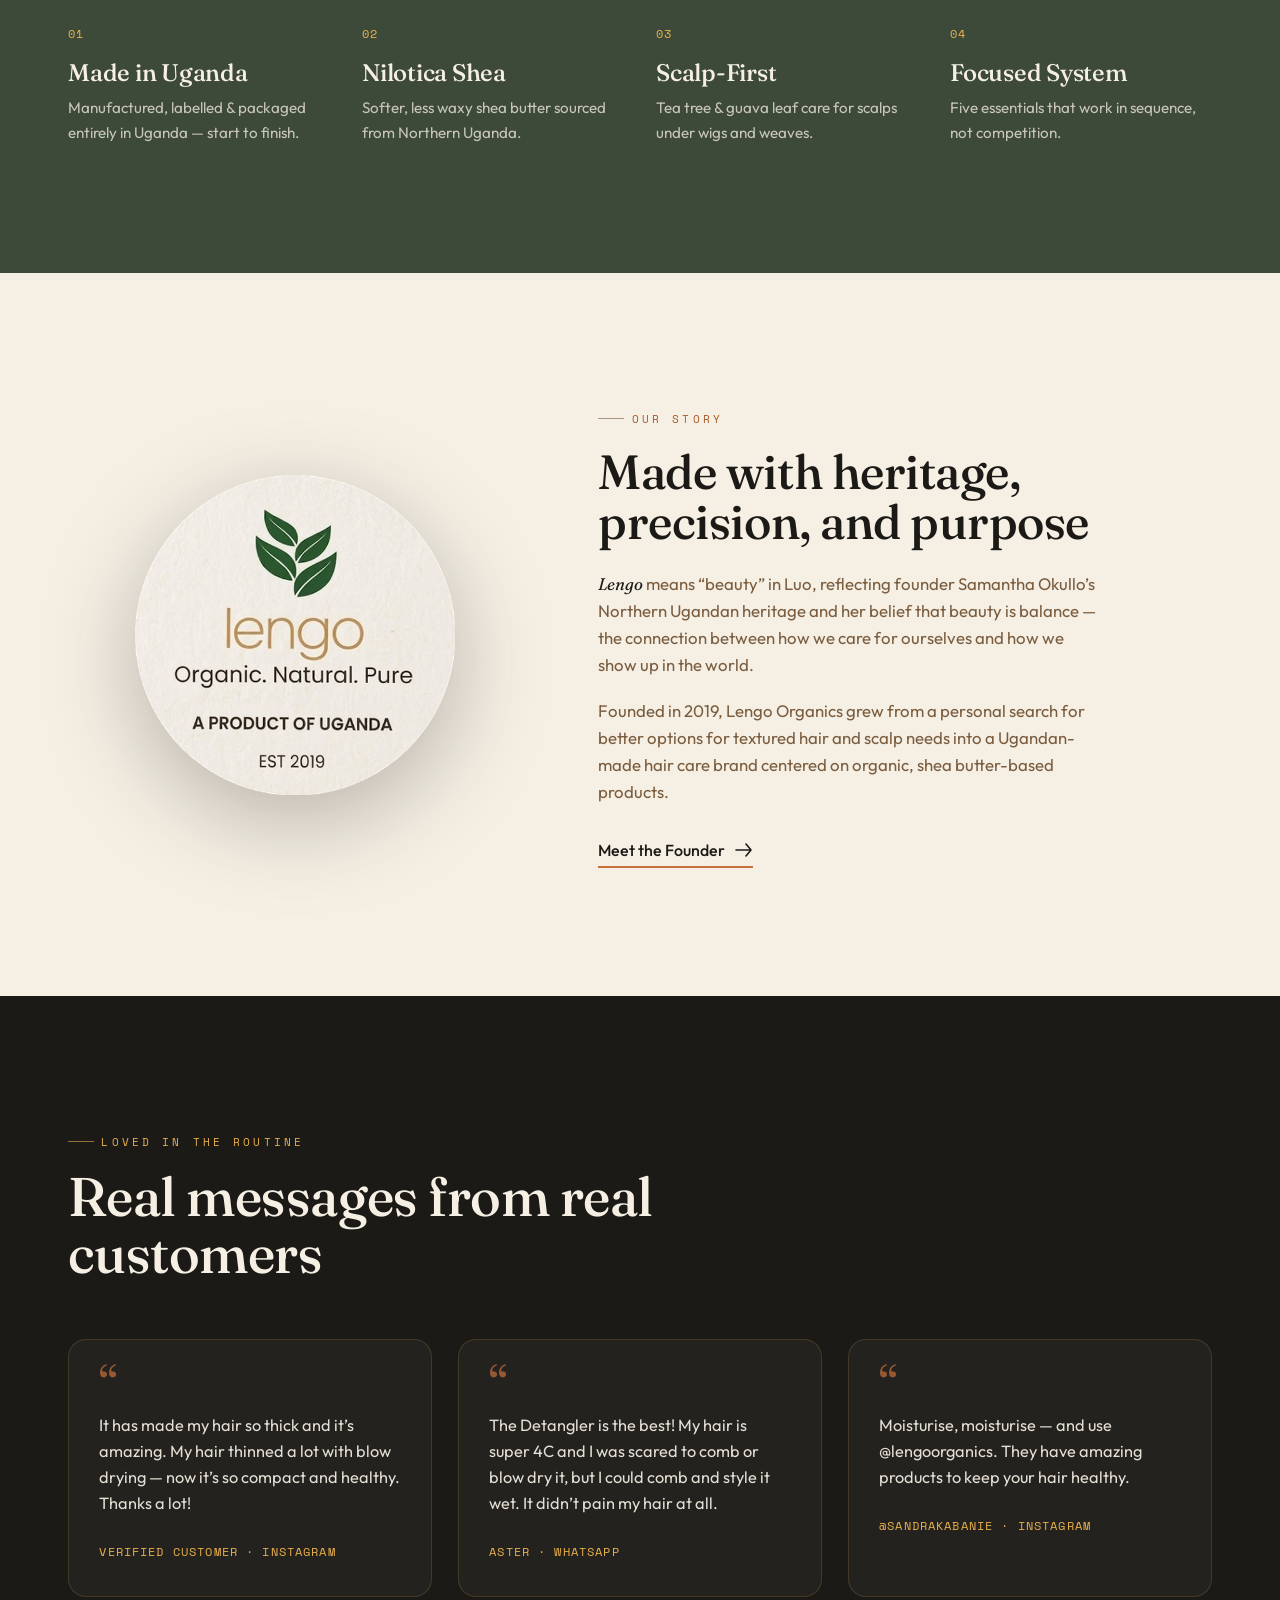
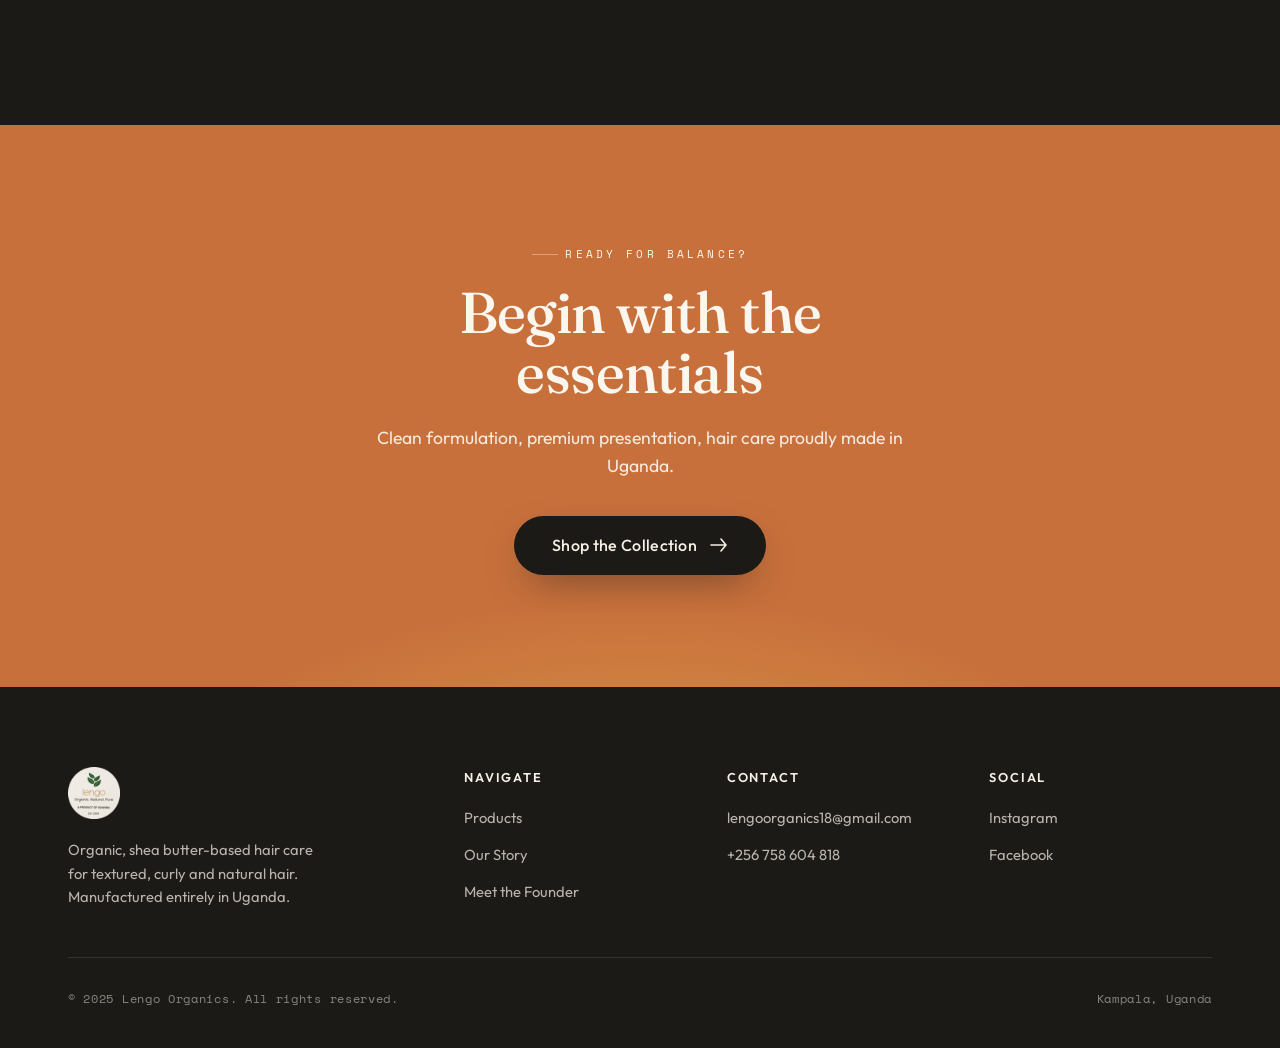
<file: index.original.backup.html>
<!DOCTYPE html>
<html lang="en">
<head>
<meta charset="UTF-8">
<meta name="viewport" content="width=device-width, initial-scale=1.0">
<title>Lengo Organics | Organic Hair Care Made in Uganda</title>
<meta name="description" content="Lengo Organics — organic, shea butter-based hair care for textured, curly and natural hair. Formulated and manufactured in Uganda.">

<link rel="preconnect" href="https://fonts.googleapis.com">
<link rel="preconnect" href="https://fonts.gstatic.com" crossorigin>
<link href="https://fonts.googleapis.com/css2?family=Fraunces:ital,opsz,wght@0,9..144,400;0,9..144,500;0,9..144,600;0,9..144,700;1,9..144,400;1,9..144,500&family=Outfit:wght@300;400;500;600&family=Space+Mono:wght@400;700&display=swap" rel="stylesheet">

<style>
:root{
  --espresso:#1C1A17;
  --cream:#F5EFE4;
  --cream-deep:#EDE3D2;
  --amber:#C8703C;
  --amber-dark:#A85826;
  --nutmeg:#7A5C3E;
  --moringa:#3D4A3A;
  --honey:#E8B04B;
  --paper:#FBF7EF;

  --display:'Fraunces',Georgia,serif;
  --body:'Outfit',system-ui,sans-serif;
  --mono:'Space Mono',monospace;

  --wrap:1240px;
  --ease:cubic-bezier(.2,.7,.2,1);
}

*{margin:0;padding:0;box-sizing:border-box}
html{scroll-behavior:smooth;-webkit-font-smoothing:antialiased}
body{
  font-family:var(--body);
  background:var(--cream);
  color:var(--espresso);
  line-height:1.6;
  overflow-x:hidden;
}
img{display:block;max-width:100%}
a{color:inherit;text-decoration:none}

.wrap{max-width:var(--wrap);margin:0 auto;padding:0 clamp(1.25rem,4vw,3rem)}

/* eyebrow motif — ingredient provenance thread */
.eyebrow{
  font-family:var(--mono);
  font-size:.7rem;
  letter-spacing:.28em;
  text-transform:uppercase;
  color:var(--amber-dark);
  display:inline-flex;
  align-items:center;
  gap:.7em;
}
.eyebrow::before{content:"";width:1.6rem;height:1px;background:var(--nutmeg);opacity:.6}

h1,h2,h3{font-family:var(--display);font-weight:500;line-height:1.05;letter-spacing:-.01em}

/* ---------- NAV ---------- */
.nav{
  position:fixed;top:0;left:0;right:0;z-index:100;
  display:flex;align-items:center;justify-content:space-between;
  padding:1.1rem clamp(1.25rem,4vw,3rem);
  transition:background .5s var(--ease),padding .5s var(--ease),box-shadow .5s var(--ease);
}
.nav.scrolled{
  background:rgba(251,247,239,.88);
  backdrop-filter:blur(14px);
  padding:.7rem clamp(1.25rem,4vw,3rem);
  box-shadow:0 1px 0 rgba(122,92,62,.14);
}
.nav__logo{display:flex;align-items:center;gap:.7rem;font-family:var(--display);font-weight:600;font-size:1.15rem;letter-spacing:.02em}
.nav__logo img{width:34px;height:34px}
.nav__links{display:flex;gap:2rem;align-items:center}
.nav__links a{font-size:.9rem;font-weight:400;position:relative;padding:.2rem 0;transition:color .3s}
.nav__links a::after{content:"";position:absolute;left:0;bottom:-2px;height:1px;width:0;background:var(--amber);transition:width .35s var(--ease)}
.nav__links a:hover{color:var(--amber-dark)}
.nav__links a:hover::after{width:100%}
.nav__shop{
  font-family:var(--body);font-size:.82rem;font-weight:500;letter-spacing:.06em;text-transform:uppercase;
  background:var(--espresso);color:var(--cream);
  padding:.6rem 1.4rem;border-radius:100px;
  transition:transform .3s var(--ease),background .3s;
}
.nav__shop::after{display:none}
.nav__shop:hover{background:var(--amber-dark);color:var(--cream);transform:translateY(-2px)}
.nav__burger{display:none;flex-direction:column;gap:5px;background:none;border:0;cursor:pointer;padding:.4rem}
.nav__burger span{width:24px;height:2px;background:var(--espresso);transition:.3s}

/* ---------- HERO ---------- */
.hero{
  position:relative;min-height:100vh;
  display:flex;align-items:center;
  padding-top:6rem;padding-bottom:4rem;
  overflow:hidden;
}
.hero__bg{
  position:absolute;inset:0;z-index:0;
  background:
    radial-gradient(120% 90% at 78% 18%,rgba(200,112,60,.14),transparent 55%),
    radial-gradient(100% 80% at 12% 92%,rgba(61,74,58,.10),transparent 50%),
    var(--cream);
}
.hero__grid{
  position:relative;z-index:2;
  display:grid;grid-template-columns:1.05fr .95fr;gap:3rem;align-items:center;width:100%;
}
.hero__copy{max-width:34rem}
.hero__copy h1{
  font-size:clamp(2.9rem,6.2vw,5.3rem);
  margin:1.4rem 0 1.5rem;
}
.hero__copy h1 em{font-style:italic;color:var(--amber-dark);font-weight:400}
.hero__lead{font-size:clamp(1.05rem,1.6vw,1.2rem);color:var(--nutmeg);max-width:28rem;margin-bottom:2.2rem}
.hero__cta{
  display:inline-flex;align-items:center;gap:.8rem;
  background:var(--amber);color:var(--paper);
  font-weight:500;letter-spacing:.02em;
  padding:1rem 2rem;border-radius:100px;
  transition:transform .35s var(--ease),box-shadow .35s var(--ease),background .35s;
  box-shadow:0 10px 30px -12px rgba(200,112,60,.6);
}
.hero__cta svg{transition:transform .35s var(--ease)}
.hero__cta:hover{background:var(--amber-dark);transform:translateY(-3px);box-shadow:0 18px 40px -14px rgba(200,112,60,.7)}
.hero__cta:hover svg{transform:translateX(5px)}

/* balance visual — the signature */
.balance{position:relative;height:min(60vh,520px);display:flex;align-items:center;justify-content:center}
.balance__mark{
  width:min(46%,220px);aspect-ratio:1;border-radius:50%;
  background:var(--paper);
  box-shadow:0 30px 70px -30px rgba(28,26,23,.5),inset 0 0 0 1px rgba(122,92,62,.15);
  display:grid;place-items:center;
  position:relative;z-index:3;
  animation:sway 7s var(--ease) infinite;
}
.balance__mark img{width:72%}
@keyframes sway{0%,100%{transform:translateY(0) rotate(-1.5deg)}50%{transform:translateY(-10px) rotate(1.5deg)}}
.balance__orbit{position:absolute;inset:0;z-index:2}
.balance__pod{
  position:absolute;border-radius:50%;overflow:hidden;
  box-shadow:0 20px 40px -18px rgba(28,26,23,.55);
  border:3px solid var(--paper);
  will-change:transform;
}
.balance__pod img{width:100%;height:100%;object-fit:cover}
.pod-1{width:118px;height:118px;top:2%;left:6%}
.pod-2{width:96px;height:96px;top:8%;right:2%}
.pod-3{width:130px;height:130px;bottom:4%;right:8%}
.pod-4{width:88px;height:88px;bottom:2%;left:14%}
.balance__line{
  position:absolute;left:50%;top:0;bottom:0;width:1px;
  background:linear-gradient(var(--nutmeg),transparent);opacity:.25;transform:translateX(-50%);
}

/* ---------- MARQUEE STRIP ---------- */
.strip{
  background:var(--espresso);color:var(--cream);
  padding:1.1rem 0;overflow:hidden;white-space:nowrap;
  border-top:1px solid rgba(232,176,75,.2);border-bottom:1px solid rgba(232,176,75,.2);
}
.strip__track{display:inline-flex;gap:3.5rem;animation:scroll 34s linear infinite;font-family:var(--mono);font-size:.82rem;letter-spacing:.18em;text-transform:uppercase}
.strip__track span{display:inline-flex;align-items:center;gap:3.5rem;opacity:.85}
.strip__track span::after{content:"✦";color:var(--honey)}
@keyframes scroll{to{transform:translateX(-50%)}}

/* ---------- SECTION SHELL ---------- */
.section{padding:clamp(5rem,10vw,8.5rem) 0}
.section__head{max-width:44rem;margin-bottom:3.5rem}
.section__head h2{font-size:clamp(2.1rem,4.5vw,3.4rem);margin:1.1rem 0 1rem}
.section__head p{color:var(--nutmeg);font-size:1.08rem;max-width:34rem}

/* ---------- PRODUCTS ---------- */
.products{background:var(--paper)}
.grid{
  display:grid;grid-template-columns:repeat(auto-fit,minmax(255px,1fr));gap:1.6rem;
}
.card{
  background:var(--cream);border-radius:20px;overflow:hidden;
  border:1px solid rgba(122,92,62,.12);
  transition:transform .5s var(--ease),box-shadow .5s var(--ease);
  display:flex;flex-direction:column;
  will-change:transform;
}
.card:hover{transform:translateY(-8px) rotate(-.6deg);box-shadow:0 30px 55px -30px rgba(28,26,23,.4)}
.card__media{aspect-ratio:4/5;overflow:hidden;background:var(--cream-deep);position:relative}
.card__media img{width:100%;height:100%;object-fit:cover;transition:transform .8s var(--ease)}
.card:hover .card__media img{transform:scale(1.06)}
.card__badge{
  position:absolute;top:.9rem;left:.9rem;z-index:2;
  font-family:var(--mono);font-size:.6rem;letter-spacing:.14em;text-transform:uppercase;
  background:rgba(251,247,239,.92);color:var(--nutmeg);
  padding:.35rem .7rem;border-radius:100px;
}
.card__body{padding:1.5rem 1.5rem 1.7rem;display:flex;flex-direction:column;flex:1}
.card__body h3{font-size:1.35rem;margin-bottom:.6rem}
.card__desc{font-size:.92rem;color:var(--nutmeg);flex:1;margin-bottom:1.2rem}
.card__foot{display:flex;align-items:center;justify-content:space-between;padding-top:1rem;border-top:1px solid rgba(122,92,62,.14)}
.card__vol{font-family:var(--mono);font-size:.78rem;color:var(--espresso)}
.card__link{font-size:.82rem;font-weight:500;color:var(--amber-dark);display:inline-flex;align-items:center;gap:.4rem;transition:gap .3s}
.card__link:hover{gap:.75rem}

/* ---------- PILLARS ---------- */
.pillars{background:var(--moringa);color:var(--cream)}
.pillars .eyebrow{color:var(--honey)}
.pillars .eyebrow::before{background:var(--honey);opacity:.5}
.pillars .section__head h2{color:var(--cream)}
.pillars .section__head p{color:rgba(245,239,228,.72)}
.pillar-grid{display:grid;grid-template-columns:repeat(auto-fit,minmax(230px,1fr));gap:2.5rem 2rem}
.pillar{padding-top:1.5rem;border-top:1px solid rgba(232,176,75,.28)}
.pillar__n{font-family:var(--mono);font-size:.75rem;color:var(--honey);letter-spacing:.1em}
.pillar h3{font-size:1.5rem;margin:.9rem 0 .7rem;color:var(--cream)}
.pillar p{font-size:.95rem;color:rgba(245,239,228,.75)}

/* ---------- STORY ---------- */
.story{background:var(--cream)}
.story__grid{display:grid;grid-template-columns:.85fr 1.15fr;gap:clamp(2rem,6vw,5rem);align-items:center}
.story__seal{display:flex;justify-content:center}
.story__seal img{
  width:min(80%,320px);
  filter:drop-shadow(0 25px 45px rgba(28,26,23,.28));
  animation:sway 9s var(--ease) infinite;
}
.story__body h2{font-size:clamp(2rem,4vw,3rem);margin:1.2rem 0 1.5rem;max-width:20ch}
.story__body p{color:var(--nutmeg);margin-bottom:1.2rem;font-size:1.05rem;max-width:46ch}
.story__body .luo{color:var(--espresso);font-family:var(--display);font-style:italic}
.story__link{
  display:inline-flex;align-items:center;gap:.6rem;margin-top:.8rem;
  font-weight:500;color:var(--espresso);border-bottom:2px solid var(--amber);padding-bottom:3px;
  transition:gap .3s,color .3s;
}
.story__link:hover{gap:1rem;color:var(--amber-dark)}

/* ---------- TESTIMONIALS ---------- */
.love{background:var(--espresso);color:var(--cream);overflow:hidden}
.love .eyebrow{color:var(--honey)}
.love .eyebrow::before{background:var(--honey)}
.love .section__head h2{color:var(--cream)}
.quotes{display:grid;grid-template-columns:repeat(auto-fit,minmax(280px,1fr));gap:1.6rem}
.quote{
  background:rgba(245,239,228,.04);
  border:1px solid rgba(232,176,75,.16);
  border-radius:18px;padding:2rem 1.9rem;
  transition:transform .5s var(--ease),background .5s;
}
.quote:hover{transform:translateY(-6px);background:rgba(245,239,228,.07)}
.quote__mark{font-family:var(--display);font-size:3rem;line-height:.5;color:var(--amber);opacity:.7}
.quote p{font-size:1.02rem;margin:1rem 0 1.4rem;color:rgba(245,239,228,.92)}
.quote cite{font-family:var(--mono);font-size:.72rem;letter-spacing:.1em;text-transform:uppercase;color:var(--honey);font-style:normal}

/* ---------- CTA BAND ---------- */
.band{
  background:var(--amber);color:var(--paper);text-align:center;
  padding:clamp(5rem,9vw,7rem) 0;position:relative;overflow:hidden;
}
.band__inner{position:relative;z-index:2;max-width:40rem;margin:0 auto}
.band h2{font-size:clamp(2.2rem,5vw,3.6rem);color:var(--paper);margin:1.2rem 0 1.3rem}
.band p{color:rgba(251,247,239,.9);font-size:1.1rem;margin-bottom:2.2rem}
.band .eyebrow{color:var(--paper)}
.band .eyebrow::before{background:rgba(251,247,239,.6)}
.band__btn{
  display:inline-flex;align-items:center;gap:.8rem;
  background:var(--espresso);color:var(--cream);
  padding:1.05rem 2.4rem;border-radius:100px;font-weight:500;letter-spacing:.02em;
  transition:transform .35s var(--ease),box-shadow .35s var(--ease);
  box-shadow:0 15px 40px -15px rgba(28,26,23,.6);
}
.band__btn:hover{transform:translateY(-3px);box-shadow:0 22px 50px -18px rgba(28,26,23,.7)}
.band__glow{position:absolute;inset:0;z-index:1;background:radial-gradient(60% 60% at 50% 120%,rgba(232,176,75,.5),transparent 60%)}

/* ---------- FOOTER ---------- */
.foot{background:var(--espresso);color:rgba(245,239,228,.72);padding:5rem 0 2.5rem}
.foot__top{display:grid;grid-template-columns:1.6fr 1fr 1fr 1fr;gap:2.5rem;padding-bottom:3rem;border-bottom:1px solid rgba(245,239,228,.12)}
.foot__brand img{width:52px;margin-bottom:1.2rem}
.foot__brand p{font-size:.92rem;max-width:26ch}
.foot h4{font-family:var(--body);font-weight:600;font-size:.8rem;letter-spacing:.14em;text-transform:uppercase;color:var(--cream);margin-bottom:1.1rem}
.foot ul{list-style:none;display:flex;flex-direction:column;gap:.7rem}
.foot ul a{font-size:.92rem;transition:color .3s}
.foot ul a:hover{color:var(--honey)}
.foot__bottom{display:flex;justify-content:space-between;align-items:center;padding-top:2rem;font-family:var(--mono);font-size:.72rem;letter-spacing:.06em;color:rgba(245,239,228,.5);flex-wrap:wrap;gap:1rem}

/* ---------- REVEAL ANIM ---------- */
.reveal{opacity:0;transform:translateY(28px);transition:opacity .9s var(--ease),transform .9s var(--ease)}
.reveal.in{opacity:1;transform:none}
.reveal[data-d="1"]{transition-delay:.08s}
.reveal[data-d="2"]{transition-delay:.16s}
.reveal[data-d="3"]{transition-delay:.24s}
.reveal[data-d="4"]{transition-delay:.32s}

/* ---------- RESPONSIVE ---------- */
@media(max-width:900px){
  .nav__links{
    position:fixed;inset:0 0 0 auto;width:min(78vw,320px);
    background:var(--paper);flex-direction:column;justify-content:center;gap:2rem;
    padding:2rem;transform:translateX(100%);transition:transform .45s var(--ease);
    box-shadow:-20px 0 60px -20px rgba(28,26,23,.4);
  }
  .nav__links.open{transform:translateX(0)}
  .nav__burger{display:flex}
  .hero__grid{grid-template-columns:1fr;gap:2.5rem}
  .balance{height:min(50vh,420px);order:-1}
  .story__grid{grid-template-columns:1fr;gap:2.5rem}
  .story__seal{order:-1}
  .foot__top{grid-template-columns:1fr 1fr;gap:2rem}
  .foot__brand{grid-column:1/-1}
}
@media(max-width:520px){
  .foot__top{grid-template-columns:1fr}
  .pod-2,.pod-4{display:none}
  .hero__copy h1{font-size:clamp(2.5rem,10vw,3.5rem)}
}

@media(prefers-reduced-motion:reduce){
  *{animation:none!important;transition-duration:.01ms!important;scroll-behavior:auto}
  .reveal{opacity:1;transform:none}
}
</style>
</head>
<body id="top">

<!-- NAV -->
<nav class="nav" id="nav">
  <a class="nav__logo" href="#top">
    <img src="assets/lengo-round-mark.png" alt="">Lengo
  </a>
  <div class="nav__links" id="menu">
    <a href="#products">Products</a>
    <a href="#story">Our Story</a>
    <a href="samantha.html">Founder</a>
    <a href="#contact">Contact</a>
    <a href="#" class="nav__shop">Shop</a>
  </div>
  <button class="nav__burger" id="burger" aria-label="Menu">
    <span></span><span></span><span></span>
  </button>
</nav>

<!-- HERO -->
<header class="hero">
  <div class="hero__bg"></div>
  <div class="wrap hero__grid">
    <div class="hero__copy">
      <span class="eyebrow reveal in">Nilotica Shea · Northern Uganda</span>
      <h1 class="reveal in" data-d="1">Organic care for<br>textured, curly &amp; <em>natural</em> hair</h1>
      <p class="hero__lead reveal in" data-d="2">Shea butter-based hair care, formulated and manufactured entirely in Uganda — made for cleansing, detangling, repair, and scalp care.</p>
      <a href="#products" class="hero__cta reveal in" data-d="3">
        Shop the Range
        <svg width="18" height="14" viewBox="0 0 18 14" fill="none"><path d="M1 7h15M11 1l5 6-5 6" stroke="currentColor" stroke-width="1.6" stroke-linecap="round" stroke-linejoin="round"/></svg>
      </a>
    </div>
    <div class="balance">
      <div class="balance__line"></div>
      <div class="balance__orbit" id="orbit">
        <div class="balance__pod pod-1" data-speed="18"><img src="assets/lengo-shampoo.jpg" alt="Deep Cleansing Shampoo"></div>
        <div class="balance__pod pod-2" data-speed="-24"><img src="assets/lengo-detangler.jpg" alt="Detangler Root Hair Spray"></div>
        <div class="balance__pod pod-3" data-speed="14"><img src="assets/lengo-mask.jpg" alt="Leave-In Repair Mask"></div>
        <div class="balance__pod pod-4" data-speed="-20"><img src="assets/lengo-oil.jpg" alt="Anti-Itch Scalp Oil"></div>
      </div>
      <div class="balance__mark">
        <img src="assets/lengo-round-mark.png" alt="Lengo Organics">
      </div>
    </div>
  </div>
</header>

<!-- STRIP -->
<div class="strip">
  <div class="strip__track">
    <span>Made in Uganda&nbsp;&nbsp;Nilotica Shea&nbsp;&nbsp;Scalp-First Care&nbsp;&nbsp;Beauty is Balance&nbsp;&nbsp;Cruelty-Free&nbsp;&nbsp;Est. 2019</span>
    <span>Made in Uganda&nbsp;&nbsp;Nilotica Shea&nbsp;&nbsp;Scalp-First Care&nbsp;&nbsp;Beauty is Balance&nbsp;&nbsp;Cruelty-Free&nbsp;&nbsp;Est. 2019</span>
  </div>
</div>

<!-- PRODUCTS -->
<section class="section products" id="products">
  <div class="wrap">
    <div class="section__head">
      <span class="eyebrow reveal">The Collection</span>
      <h2 class="reveal" data-d="1">Five essentials, each doing one job well</h2>
      <p class="reveal" data-d="2">Cleanse, detangle, repair, nourish, and soothe — a focused system that works in sequence, not competition.</p>
    </div>
    <div class="grid">

      <article class="card reveal" data-d="1">
        <div class="card__media"><span class="card__badge">Cleanse</span><img src="assets/lengo-shampoo.jpg" alt="Deep Cleansing Shampoo"></div>
        <div class="card__body">
          <h3>Deep Cleansing Shampoo</h3>
          <p class="card__desc">Gently cleanses &amp; moisturizes very dry, thick hair with pure shea oil, castor oil, guava leaf extract &amp; olive oil — controls frizz &amp; unwanted volume from dirt build-up.</p>
          <div class="card__foot">
            <span class="card__vol">500ml · 16.9 fl.oz</span>
          </div>
        </div>
      </article>

      <article class="card reveal" data-d="2">
        <div class="card__media"><span class="card__badge">Detangle</span><img src="assets/lengo-detangler.jpg" alt="Detangler Root Hair Spray"></div>
        <div class="card__body">
          <h3>Detangler Root Spray</h3>
          <p class="card__desc">Castor oil, shea oil, mango butter &amp; guava leaf extract. Applied to pre-shampooed, towel-dried hair to retain &amp; soften — regaining texture and ease of styling.</p>
          <div class="card__foot">
            <span class="card__vol">250ml · 8.8 fl.oz</span>
            <a class="card__link" href="detangler.html">View →</a>
          </div>
        </div>
      </article>

      <article class="card reveal" data-d="3">
        <div class="card__media"><span class="card__badge">Repair</span><img src="assets/lengo-mask.jpg" alt="Leave-In Repair Mask"></div>
        <div class="card__body">
          <h3>Leave-In Repair Mask</h3>
          <p class="card__desc">An intensive, deep-penetrating leave-in cream made with pure shea butter &amp; natural oils to stop &amp; mend breakage, repair split ends, and add manageability &amp; shine.</p>
          <div class="card__foot">
            <span class="card__vol">250ml · 8.8 fl.oz</span>
            <a class="card__link" href="mask.html">View →</a>
          </div>
        </div>
      </article>

      <article class="card reveal" data-d="1">
        <div class="card__media"><span class="card__badge">Nourish</span><img src="assets/lengo-butter.jpg" alt="Growth Hair & Scalp Butter"></div>
        <div class="card__body">
          <h3>Growth Hair &amp; Scalp Butter</h3>
          <p class="card__desc">Moisturizes, restores &amp; repairs dry, coarse, damaged hair. Shea &amp; mango butter with guava leaf extract, enriched with Vitamin E &amp; essential oils to promote healthy growth.</p>
          <div class="card__foot">
            <span class="card__vol">200g</span>
          </div>
        </div>
      </article>

      <article class="card reveal" data-d="2">
        <div class="card__media"><span class="card__badge">Soothe</span><img src="assets/lengo-oil.jpg" alt="Anti-Itch Scalp Oil"></div>
        <div class="card__body">
          <h3>Anti-Itch Scalp Oil</h3>
          <p class="card__desc">Peppermint &amp; shea oil that soothes the itch from braids, twists, locks and other natural hairstyles. Enriched with Vitamin E &amp; essential oils for lasting scalp comfort.</p>
          <div class="card__foot">
            <span class="card__vol">100ml · 3.4 fl.oz</span>
          </div>
        </div>
      </article>

    </div>
  </div>
</section>

<!-- PILLARS -->
<section class="section pillars">
  <div class="wrap">
    <div class="section__head">
      <span class="eyebrow reveal">Why Lengo</span>
      <h2 class="reveal" data-d="1">Rooted in place, made with purpose</h2>
      <p class="reveal" data-d="2">Everything about Lengo comes back to one idea — that better hair care starts with better ingredients, honestly sourced.</p>
    </div>
    <div class="pillar-grid">
      <div class="pillar reveal" data-d="1"><span class="pillar__n">01</span><h3>Made in Uganda</h3><p>Manufactured, labelled &amp; packaged entirely in Uganda — start to finish.</p></div>
      <div class="pillar reveal" data-d="2"><span class="pillar__n">02</span><h3>Nilotica Shea</h3><p>Softer, less waxy shea butter sourced from Northern Uganda.</p></div>
      <div class="pillar reveal" data-d="3"><span class="pillar__n">03</span><h3>Scalp-First</h3><p>Tea tree &amp; guava leaf care for scalps under wigs and weaves.</p></div>
      <div class="pillar reveal" data-d="4"><span class="pillar__n">04</span><h3>Focused System</h3><p>Five essentials that work in sequence, not competition.</p></div>
    </div>
  </div>
</section>

<!-- STORY -->
<section class="section story" id="story">
  <div class="wrap story__grid">
    <div class="story__seal reveal">
      <img src="assets/lengo-round-mark.png" alt="Lengo Organics seal — Organic, Natural, Pure, a product of Uganda, est. 2019">
    </div>
    <div class="story__body">
      <span class="eyebrow reveal">Our Story</span>
      <h2 class="reveal" data-d="1">Made with heritage, precision, and purpose</h2>
      <p class="reveal" data-d="2"><span class="luo">Lengo</span> means “beauty” in Luo, reflecting founder Samantha Okullo’s Northern Ugandan heritage and her belief that beauty is balance — the connection between how we care for ourselves and how we show up in the world.</p>
      <p class="reveal" data-d="3">Founded in 2019, Lengo Organics grew from a personal search for better options for textured hair and scalp needs into a Ugandan-made hair care brand centered on organic, shea butter-based products.</p>
      <a href="samantha.html" class="story__link reveal" data-d="3">Meet the Founder
        <svg width="18" height="14" viewBox="0 0 18 14" fill="none"><path d="M1 7h15M11 1l5 6-5 6" stroke="currentColor" stroke-width="1.6" stroke-linecap="round" stroke-linejoin="round"/></svg>
      </a>
    </div>
  </div>
</section>

<!-- TESTIMONIALS -->
<section class="section love">
  <div class="wrap">
    <div class="section__head">
      <span class="eyebrow reveal">Loved in the Routine</span>
      <h2 class="reveal" data-d="1">Real messages from real customers</h2>
    </div>
    <div class="quotes">
      <figure class="quote reveal" data-d="1">
        <div class="quote__mark">“</div>
        <p>It has made my hair so thick and it’s amazing. My hair thinned a lot with blow drying — now it’s so compact and healthy. Thanks a lot!</p>
        <cite>Verified customer · Instagram</cite>
      </figure>
      <figure class="quote reveal" data-d="2">
        <div class="quote__mark">“</div>
        <p>The Detangler is the best! My hair is super 4C and I was scared to comb or blow dry it, but I could comb and style it wet. It didn’t pain my hair at all.</p>
        <cite>Aster · WhatsApp</cite>
      </figure>
      <figure class="quote reveal" data-d="3">
        <div class="quote__mark">“</div>
        <p>Moisturise, moisturise — and use @lengoorganics. They have amazing products to keep your hair healthy.</p>
        <cite>@sandrakabanie · Instagram</cite>
      </figure>
    </div>
  </div>
</section>

<!-- CTA BAND -->
<section class="band" id="contact">
  <div class="band__glow"></div>
  <div class="wrap band__inner">
    <span class="eyebrow reveal">Ready for Balance?</span>
    <h2 class="reveal" data-d="1">Begin with the essentials</h2>
    <p class="reveal" data-d="2">Clean formulation, premium presentation, hair care proudly made in Uganda.</p>
    <a href="#products" class="band__btn reveal" data-d="3">
      Shop the Collection
      <svg width="18" height="14" viewBox="0 0 18 14" fill="none"><path d="M1 7h15M11 1l5 6-5 6" stroke="currentColor" stroke-width="1.6" stroke-linecap="round" stroke-linejoin="round"/></svg>
    </a>
  </div>
</section>

<!-- FOOTER -->
<footer class="foot">
  <div class="wrap">
    <div class="foot__top">
      <div class="foot__brand">
        <a href="#top"><img src="assets/lengo-round-mark.png" alt="Lengo Organics"></a>
        <p>Organic, shea butter-based hair care for textured, curly and natural hair. Manufactured entirely in Uganda.</p>
      </div>
      <div>
        <h4>Navigate</h4>
        <ul>
          <li><a href="#products">Products</a></li>
          <li><a href="#story">Our Story</a></li>
          <li><a href="samantha.html">Meet the Founder</a></li>
        </ul>
      </div>
      <div>
        <h4>Contact</h4>
        <ul>
          <li><a href="mailto:lengoorganics18@gmail.com">lengoorganics18@gmail.com</a></li>
          <li><a href="tel:+256758604818">+256 758 604 818</a></li>
        </ul>
      </div>
      <div>
        <h4>Social</h4>
        <ul>
          <li><a href="https://www.instagram.com/lengoorganics/" target="_blank" rel="noopener">Instagram</a></li>
          <li><a href="https://www.facebook.com/people/Lengo-Organics/100064016591459/" target="_blank" rel="noopener">Facebook</a></li>
        </ul>
      </div>
    </div>
    <div class="foot__bottom">
      <span>© 2025 Lengo Organics. All rights reserved.</span>
      <span>Kampala, Uganda</span>
    </div>
  </div>
</footer>

<script>
// nav scroll state
const nav=document.getElementById('nav');
addEventListener('scroll',()=>nav.classList.toggle('scrolled',scrollY>40),{passive:true});

// mobile menu
const burger=document.getElementById('burger'),menu=document.getElementById('menu');
burger.addEventListener('click',()=>menu.classList.toggle('open'));
menu.querySelectorAll('a').forEach(a=>a.addEventListener('click',()=>menu.classList.remove('open')));

// scroll reveal
const io=new IntersectionObserver((es)=>{
  es.forEach(e=>{if(e.isIntersecting){e.target.classList.add('in');io.unobserve(e.target)}})
},{threshold:.15,rootMargin:'0px 0px -60px 0px'});
document.querySelectorAll('.reveal:not(.in)').forEach(el=>io.observe(el));

// parallax pods
const pods=[...document.querySelectorAll('.balance__pod')];
let ticking=false;
addEventListener('scroll',()=>{
  if(ticking)return;ticking=true;
  requestAnimationFrame(()=>{
    const y=scrollY;
    pods.forEach(p=>{const s=+p.dataset.speed;p.style.transform=`translateY(${y/s*-1}px)`});
    ticking=false;
  });
},{passive:true});
</script>
</body>
</html>
</file>
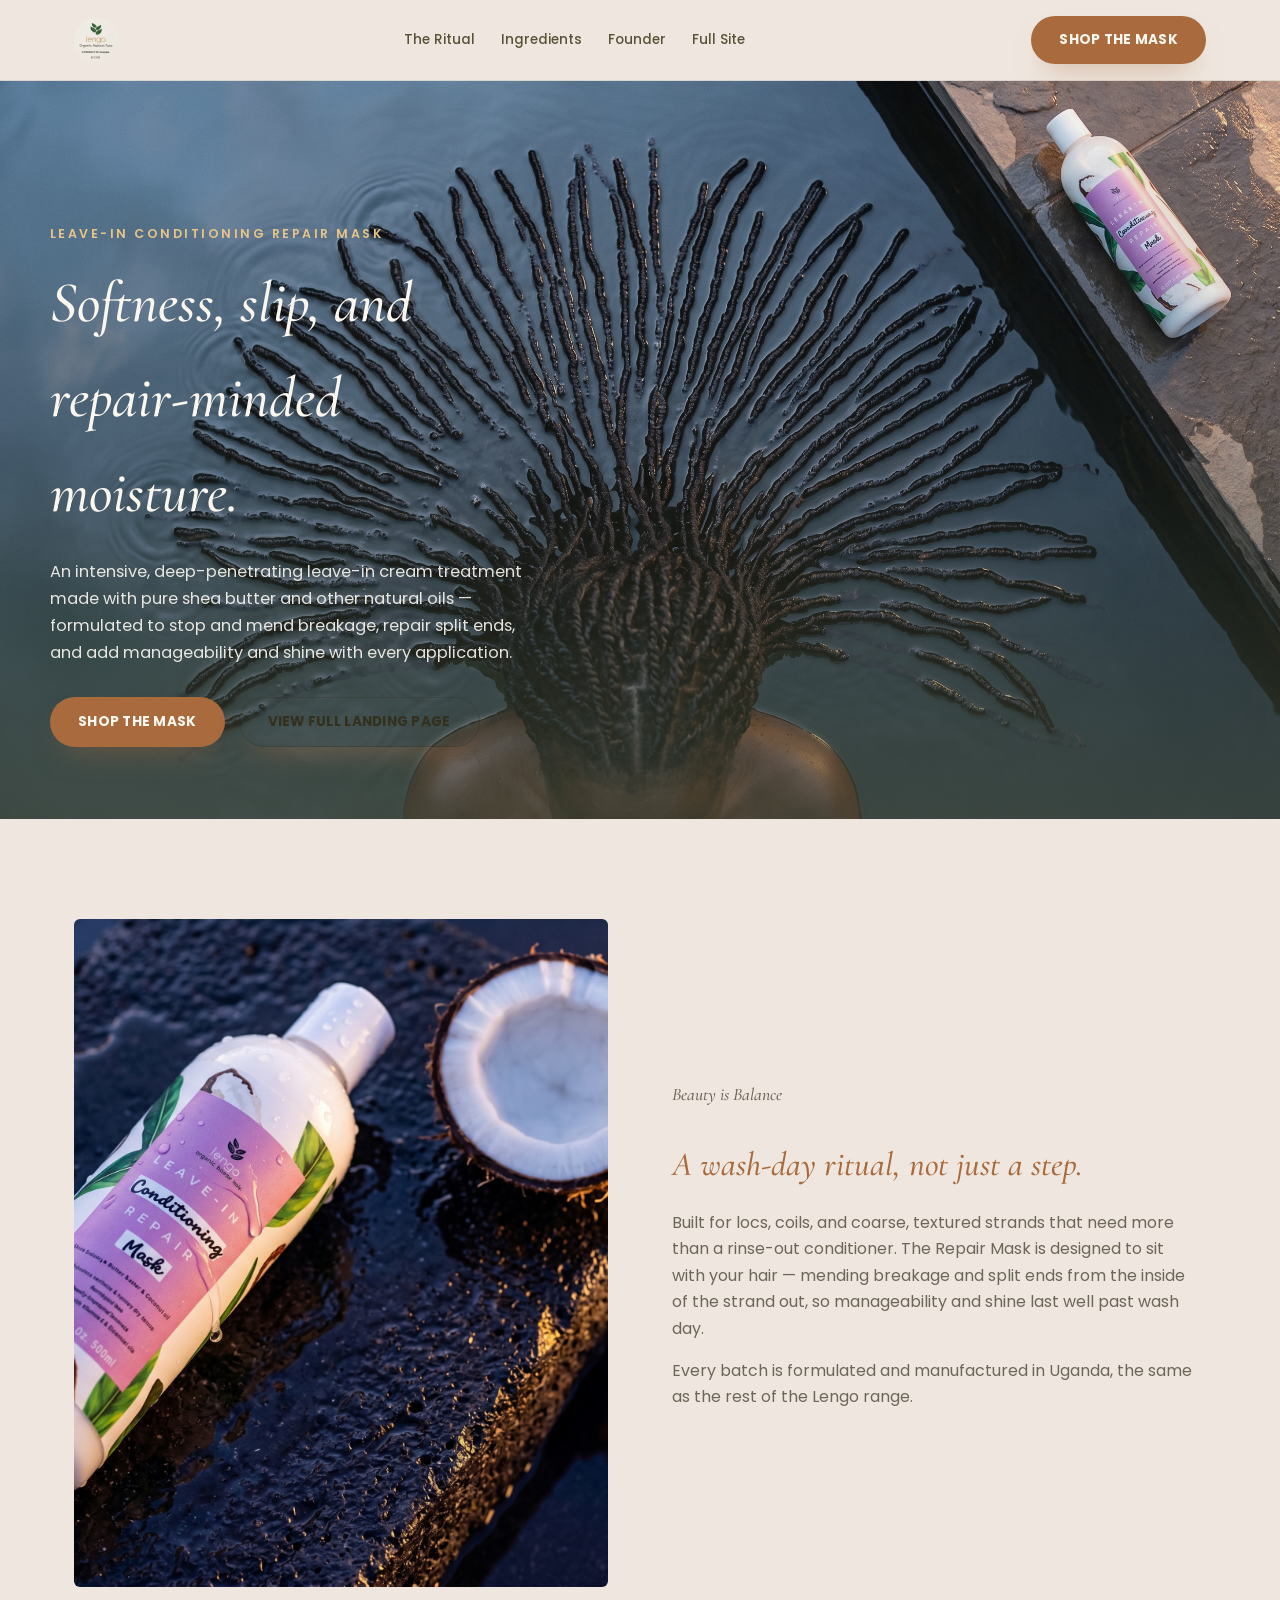
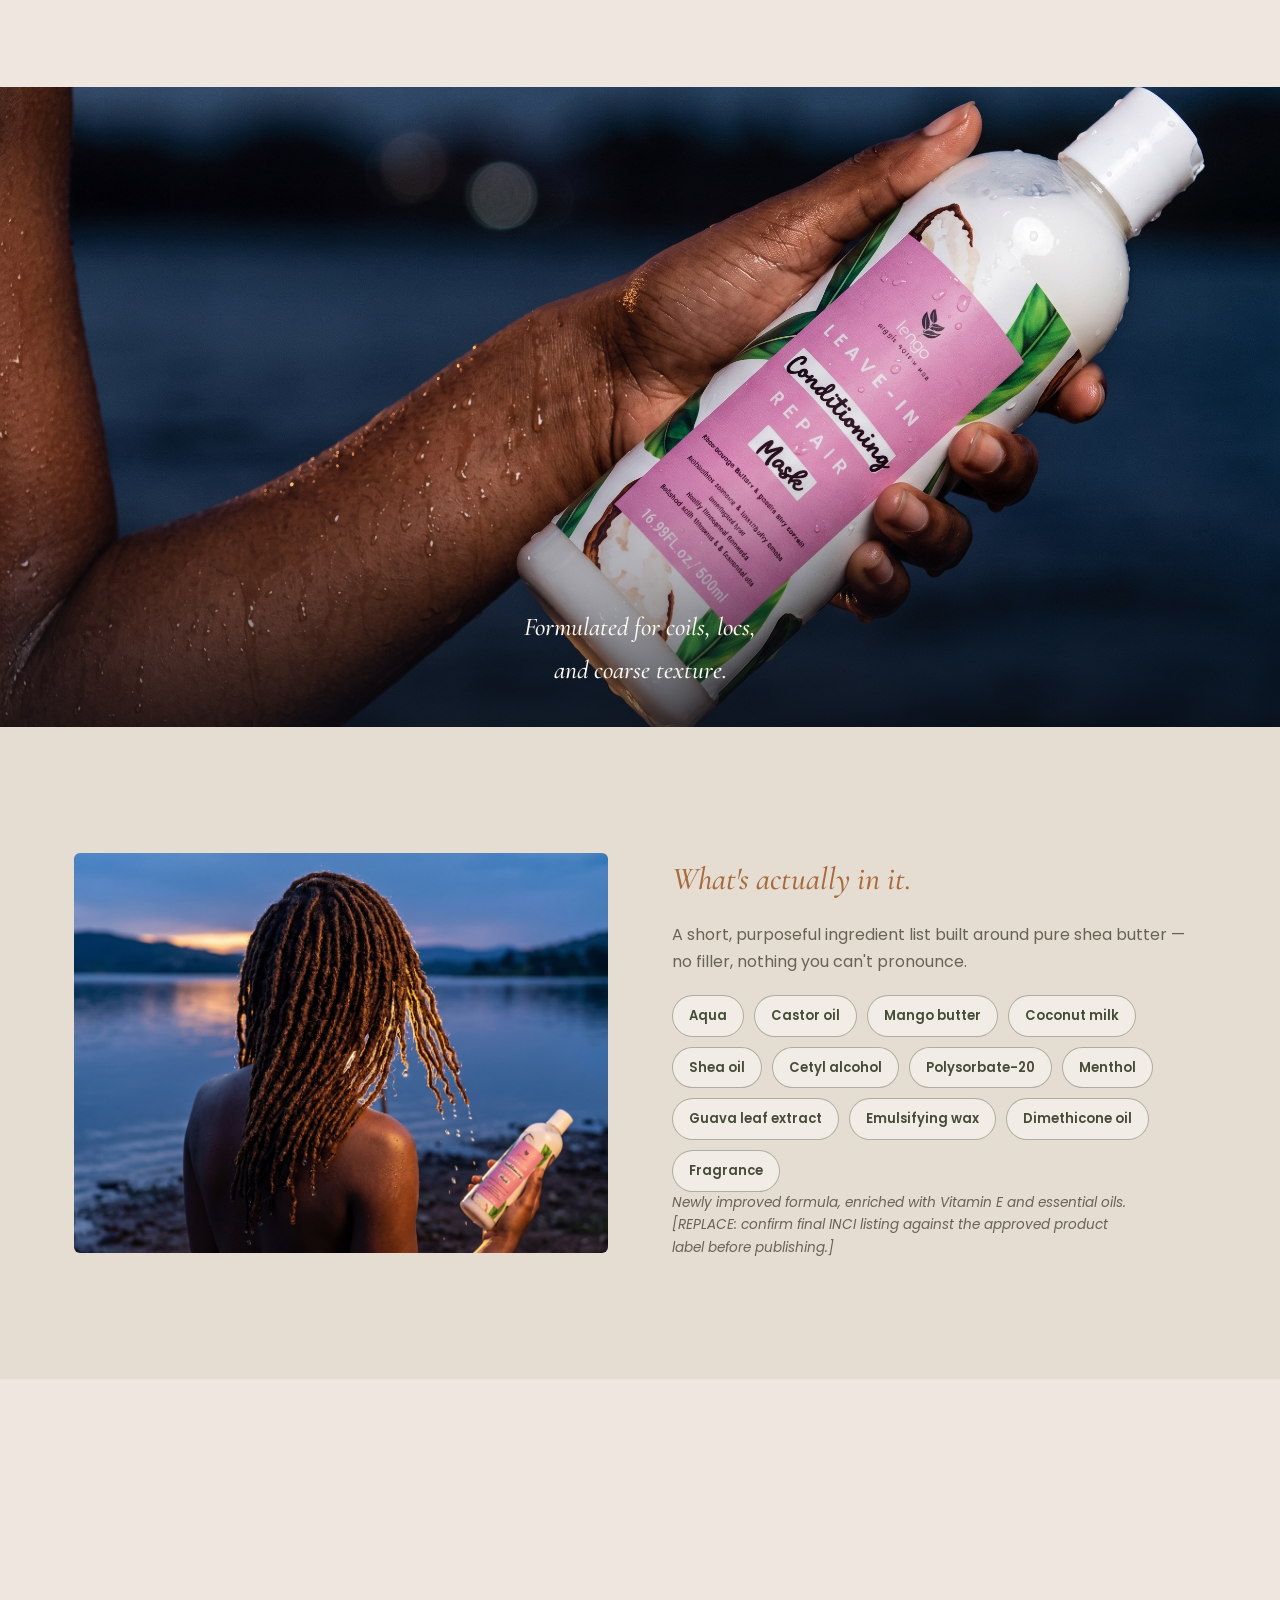
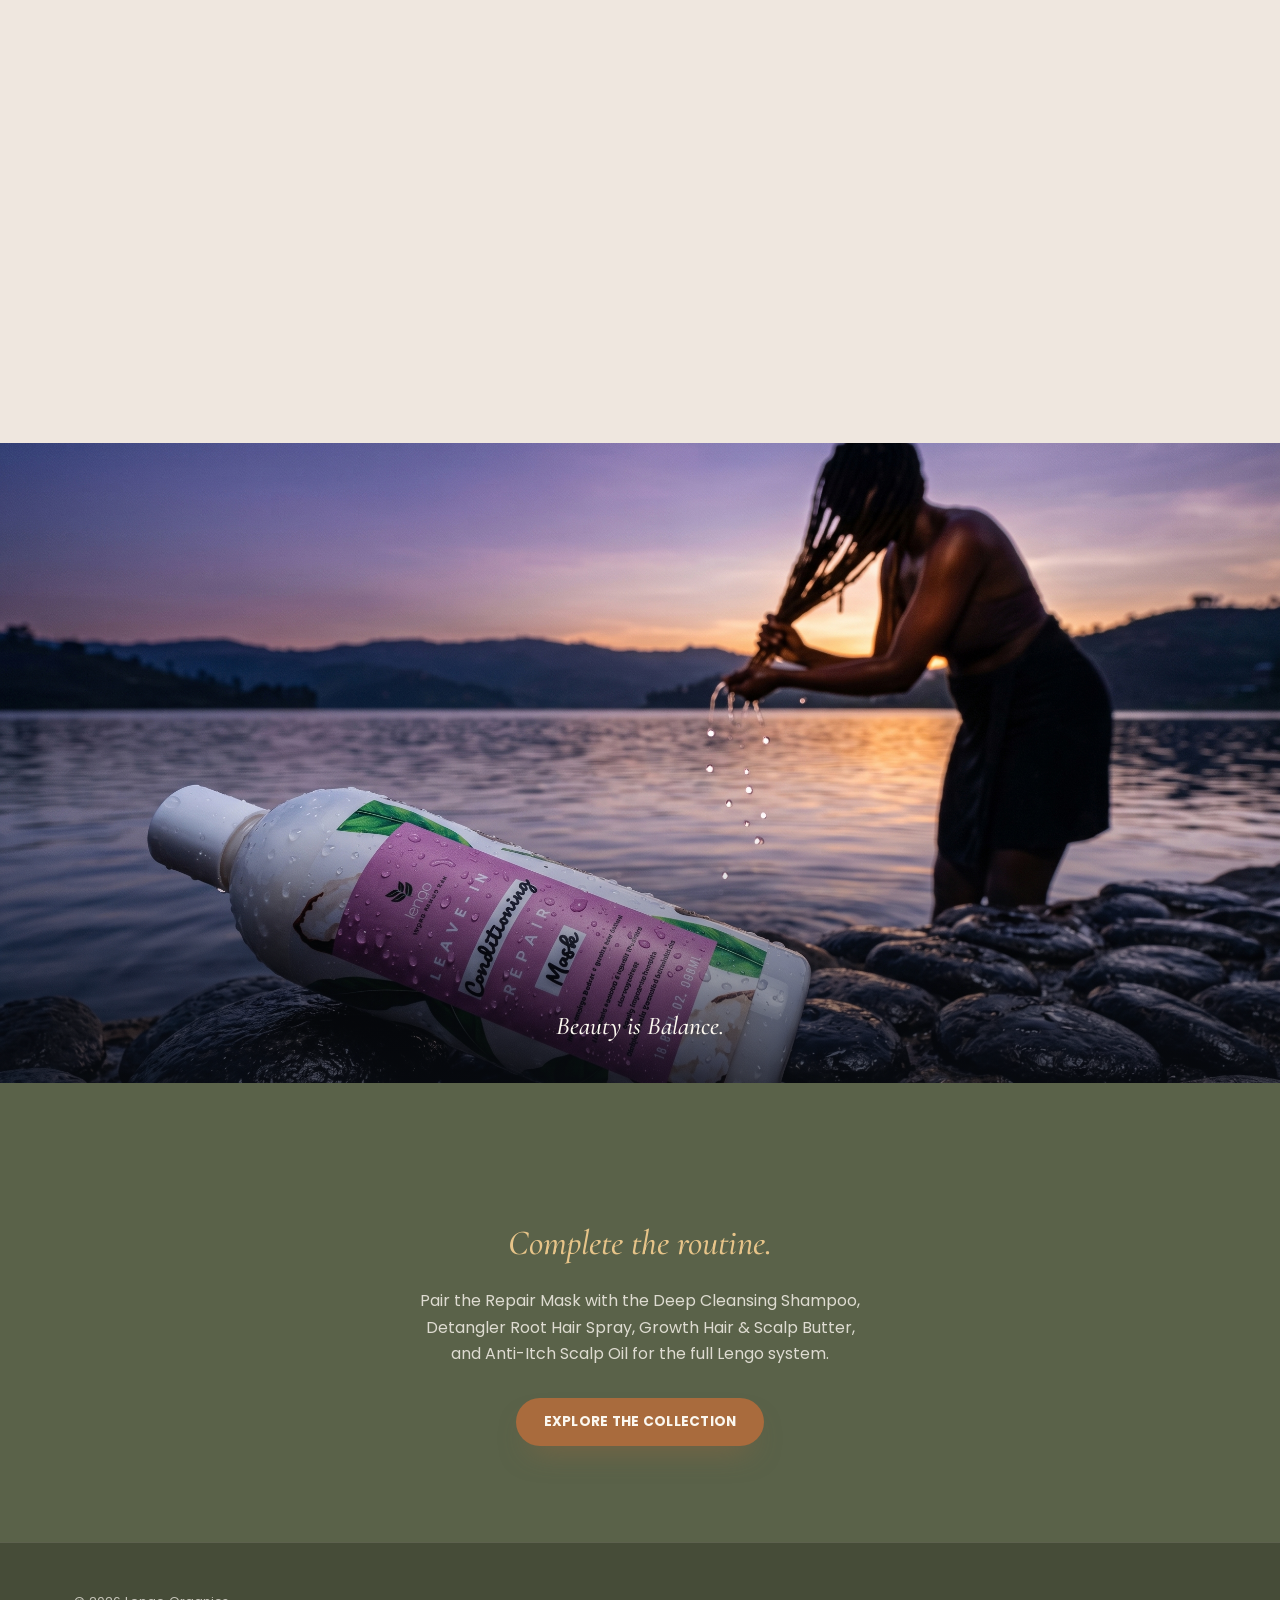
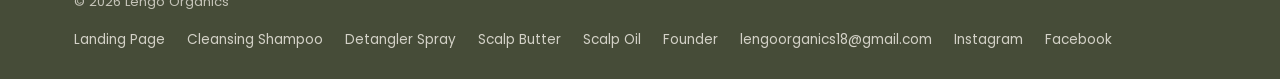
<file: mask.html>
<!doctype html>
<html lang="en">
<head>
<meta charset="UTF-8">
<meta name="viewport" content="width=device-width, initial-scale=1.0">
<title>Leave-In Conditioning Repair Mask | Lengo Organics</title>
<meta name="description" content="Lengo Organics Leave-In Conditioning Repair Mask — an intensive, deep-penetrating leave-in cream treatment made with pure shea butter to stop and mend breakage.">

<!-- ── Open Graph / social sharing ── -->
<link rel="canonical" href="https://lengo-organics.github.io/lengo/mask.html">
<meta property="og:type" content="website">
<meta property="og:site_name" content="Lengo Organics">
<meta property="og:locale" content="en_GB">
<meta property="og:url" content="https://lengo-organics.github.io/lengo/mask.html">
<meta property="og:title" content="Leave-In Conditioning Repair Mask | Lengo Organics">
<meta property="og:description" content="An intensive leave-in cream treatment made with pure shea butter to stop and mend breakage, repair split ends, and add shine.">
<meta property="og:image" content="https://lengo-organics.github.io/lengo/mask6.jpg">
<meta property="og:image:alt" content="Lengo Organics Leave-In Conditioning Repair Mask on wet black stone at dusk by a Ugandan lake">
<meta name="twitter:card" content="summary_large_image">
<meta name="twitter:title" content="Leave-In Conditioning Repair Mask | Lengo Organics">
<meta name="twitter:description" content="An intensive leave-in cream treatment made with pure shea butter to stop and mend breakage, repair split ends, and add shine.">
<meta name="twitter:image" content="https://lengo-organics.github.io/lengo/mask6.jpg">
<!-- ── end Open Graph ── -->

<link rel="preconnect" href="https://fonts.googleapis.com">
<link rel="preconnect" href="https://fonts.gstatic.com" crossorigin>
<link href="https://fonts.googleapis.com/css2?family=Cormorant+Garamond:ital,wght@0,400;0,500;1,500;1,600&family=Poppins:wght@400;500;600;700;800&display=swap" rel="stylesheet">
<link rel="stylesheet" href="base.css">
<style>
  /* ============================================================
     This product page intentionally breaks from the site's
     pink/gold poster palette — it's built around the actual ad
     shoot photography (dusk lake, golden-hour rim light, wet
     black stone, indigo sky), which reads as darker and more
     luxurious than the daytime studio shots on the main site.
     Same type pairing (Cormorant Garamond italic + Poppins) for
     brand continuity.
     ============================================================ */
  :root{
    --night:#EFE7DF;
    --night-deep:#E5DDD1;
    --gold:#A96B3D;
    --gold-soft:#C08457;
    --rose:#A2AB92;
    --cream:#33301F;
    --muted:rgba(51,48,31,.70);
  }
  body{margin:0; background:var(--night); color:var(--cream); font-family:'Poppins',sans-serif; line-height:1.65; -webkit-font-smoothing:antialiased;}
  .serif{font-family:'Cormorant Garamond', serif; font-style:italic; font-weight:500; color:var(--gold-soft);}
  a:focus-visible, button:focus-visible{outline:2px solid var(--gold); outline-offset:3px;}

  header{position:sticky; top:0; z-index:50; background:rgba(20,27,41,.85); backdrop-filter:blur(10px); border-bottom:1px solid rgba(243,236,222,.1);}
  .nav{display:flex; align-items:center; justify-content:space-between; padding:16px 24px; max-width:1180px; margin:0 auto;}
  .brand{display:flex; align-items:center; gap:10px; text-decoration:none; font-weight:700; color:var(--cream);}
  nav.links a{text-decoration:none; font-size:.85rem; font-weight:500; color:var(--muted);}
  nav.links a:hover{color:var(--gold-soft);}
  .btn{
    display:inline-flex; align-items:center; gap:8px; padding:13px 28px;
    background:var(--gold); color:var(--night-deep); text-decoration:none;
    font-weight:700; font-size:.85rem; letter-spacing:.02em; text-transform:uppercase;
    border:none; border-radius:999px; box-shadow:0 16px 30px -12px rgba(217,161,91,.5);
    transition:transform .18s ease, background .18s ease;
  }
  .btn:hover{background:var(--gold-soft); transform:translateY(-2px);}
  .btn.ghost{background:transparent; color:var(--cream); border:1px solid rgba(243,236,222,.4); box-shadow:none;}
  .btn.ghost:hover{background:rgba(243,236,222,.1);}

  /* ---------- Hero ---------- */
  .hero{position:relative; min-height:82vh; display:flex; align-items:flex-end; overflow:hidden;}
  .hero img{position:absolute; inset:0; width:100%; height:100%; object-fit:cover; object-position:center 40%;}
  .hero::after{
    content:''; position:absolute; inset:0;
    background:linear-gradient(180deg, rgba(11,15,23,.15) 0%, rgba(11,15,23,.55) 55%, rgba(11,15,23,.92) 100%);
  }
  .hero-copy{position:relative; z-index:1; padding:64px 0 72px; width:100%;}
  .hero-copy p.eyebrow{color:var(--gold-soft); font-size:.78rem; letter-spacing:.2em; text-transform:uppercase; font-weight:600; margin:0 0 12px;}
  .hero-copy h1{font-family:'Cormorant Garamond', serif; font-style:italic; font-weight:500; font-size:clamp(2.2rem,5vw,3.6rem); max-width:16ch; margin:0 0 18px; color:var(--cream);}
  .hero-copy p.lede{max-width:48ch; color:var(--muted); font-size:1.02rem; margin:0 0 30px;}

  /* ---------- Ritual / story split ---------- */
  .ritual{padding:100px 0; background:var(--night);}
  .ritual .wrap{display:grid; grid-template-columns:1fr 1fr; gap:64px; align-items:center;}
  .ritual-photo{border-radius:6px; overflow:hidden; aspect-ratio:4/5;}
  .ritual-photo img{width:100%; height:100%; object-fit:cover;}
  .ritual h2.serif{font-size:2.1rem; margin-bottom:18px;}
  .ritual p{color:var(--muted); margin:0 0 16px; max-width:52ch;}

  /* ---------- Full-bleed break ---------- */
  .break{position:relative; height:56vw; max-height:640px; overflow:hidden;}
  .break img{width:100%; height:100%; object-fit:cover;}
  .break::after{content:''; position:absolute; inset:0; background:linear-gradient(0deg, rgba(11,15,23,.6), transparent 40%);}
  .break-caption{position:absolute; left:0; right:0; bottom:36px; text-align:center; z-index:1;}
  .break-caption p.serif{font-size:1.6rem; max-width:22ch; margin:0 auto;}

  /* ---------- Ingredients ---------- */
  .ingredients{padding:100px 0; background:var(--night-deep);}
  .ingredients .wrap{display:grid; grid-template-columns:1fr 1fr; gap:64px; align-items:center;}
  .ing-photo{border-radius:6px; overflow:hidden; aspect-ratio:4/3;}
  .ing-photo img{width:100%; height:100%; object-fit:cover;}
  .ingredients h2.serif{font-size:2rem; margin-bottom:16px;}
  .ingredients p{color:var(--muted); margin:0 0 20px; max-width:52ch;}
  .tag-list{display:flex; flex-wrap:wrap; gap:10px; list-style:none; margin:0; padding:0;}
  .tag-list li{
    padding:9px 16px; border-radius:999px; border:1px solid rgba(217,161,91,.4);
    color:var(--gold-soft); font-size:.82rem; font-weight:500;
  }
  .formula-note{margin-top:22px; font-size:.85rem; color:var(--muted); font-style:italic;}

  /* ---------- How to use ---------- */
  .ritual-steps{padding:96px 0; background:var(--night);}
  .steps-head{text-align:center; max-width:520px; margin:0 auto 52px;}
  .steps-head h2.serif{font-size:2rem;}
  .steps-grid{display:grid; grid-template-columns:repeat(3,1fr); gap:24px;}
  .step-card{background:rgba(243,236,222,.04); border:1px solid rgba(243,236,222,.1); border-radius:12px; padding:30px 26px;}
  .step-num{font-family:'Cormorant Garamond', serif; font-style:italic; color:var(--gold-soft); font-size:2rem; display:block; margin-bottom:14px;}
  .step-card h3{margin:0 0 8px; font-size:1.05rem; font-weight:600;}
  .step-card p{color:var(--muted); font-size:.9rem; margin:0;}

  /* ---------- Final CTA ---------- */
  .final{padding:96px 0; text-align:center; background:var(--night-deep);}
  .final p.serif{font-size:2.2rem; margin-bottom:16px;}
  .final p.sub{color:var(--muted); max-width:44ch; margin:0 auto 30px;}

  footer{background:var(--night-deep); padding:48px 0 28px; border-top:1px solid rgba(243,236,222,.08);}
  footer a{text-decoration:none; color:var(--muted); font-size:.85rem;}
  footer a:hover{color:var(--gold-soft);}

  @media (max-width:900px){
    .ritual .wrap, .ingredients .wrap{grid-template-columns:1fr; gap:36px;}
    .steps-grid{grid-template-columns:1fr;}
  }

  /* ============================================================
     ORGANIC LIGHT — shared palette override (added per Samantha's
     brief: product pages should follow the light sage/cream/clay
     reference template; nothing dark). Placed last so it wins over
     each page's original photo-matched dark scheme. Structure,
     copy, images and layout are unchanged.
     ============================================================ */
  body{background:#EFE7DF; color:#33301F;}
  .serif{color:#A96B3D;}

  /* hero: lighter, warmer scrim so the image reads bright, not murky */
  .hero::after{background:linear-gradient(180deg, rgba(70,76,56,.06) 0%, rgba(70,76,56,.22) 52%, rgba(70,76,56,.66) 100%) !important;}
  .hero-copy p.eyebrow{color:#E7C489 !important;}
  .hero-copy h1{color:#FBF7EF !important;}
  .hero-copy p.lede{color:rgba(251,247,239,.9) !important;}

  /* alternating section backgrounds */
  .ritual{background:#EFE7DF !important;}
  .ingredients{background:#E5DDD1 !important;}
  .ritual-steps{background:#EFE7DF !important;}
  .ritual p, .ingredients p, .ritual-steps p{color:rgba(51,48,31,.70) !important;}

  /* ingredient tags -> sage outline on cream */
  .tag-list li{border:1px solid rgba(90,98,73,.45) !important; color:#464C38 !important; background:rgba(255,255,255,.45) !important; font-weight:600 !important;}
  .formula-note{color:rgba(51,48,31,.70) !important;}
  .size-badge{color:#33301F !important; background:rgba(255,255,255,.55) !important;}

  /* how-to-use cards -> soft sage panels, visible on cream */
  .step-card{background:#DCE0D2 !important; border:1px solid rgba(90,98,73,.28) !important;}
  .step-num{color:#A96B3D !important;}
  .step-card h3{color:#33301F !important;}
  .step-card p{color:rgba(51,48,31,.70) !important;}

  /* buttons -> clay (warm terracotta), matching the reference accents */
  .btn{background:#A96B3D !important; color:#FBF7EF !important; box-shadow:0 16px 30px -14px rgba(169,107,61,.5) !important;}
  .btn:hover{background:#8f5a33 !important;}
  .btn.ghost{background:transparent !important; color:#33301F !important; border:1px solid rgba(51,48,31,.3) !important;}
  .btn.ghost:hover{background:rgba(51,48,31,.06) !important;}

  /* header -> translucent cream */
  header{background:rgba(239,231,223,.9) !important; border-bottom:1px solid rgba(51,48,31,.1) !important;}
  .brand{color:#33301F !important;}
  nav.links a{color:#5A5238 !important;}
  nav.links a:hover{color:#A96B3D !important;}

  /* final CTA + footer -> ONE warm olive anchor (deep, not dark) with cream text */
  .final{background:#5A6249 !important;}
  .final p.serif{color:#E7C489 !important;}
  .final p.sub{color:rgba(251,247,239,.82) !important;}
  footer{background:#464C38 !important; border-top:1px solid rgba(251,247,239,.12) !important;}
  footer a{color:rgba(251,247,239,.78) !important;}
  footer a:hover{color:#E7C489 !important;}
  footer span{color:rgba(251,247,239,.7) !important;}

  /* break-caption text stays light — it sits on photography (unchanged intent) */
  .break-caption p.serif{color:#FBF7EF !important;}

</style>
</head>
<body>

<header>
  <div class="nav">
    <a class="brand" href="index.html"><img class="brand-mark" src="assets/lengo-round-mark.png" alt="Lengo Organics"></a>
    <nav class="links">
      <a href="#ritual">The Ritual</a>
      <a href="#ingredients">Ingredients</a>
      <a href="samantha.html">Founder</a>
      <a href="index.html">Full Site</a>
    </nav>
    <a href="#" data-todo="add product checkout URL" class="btn">Shop the Mask</a>
  </div>
</header>

<main>
  <!-- ================= HERO ================= -->
  <section class="hero">
    <img src="mask6.jpg" alt="Lengo Organics Leave-In Conditioning Repair Mask on wet black stone at dusk by a Ugandan lake">
    <div class="wrap hero-copy">
      <p class="eyebrow">Leave-In Conditioning Repair Mask</p>
      <h1>Softness, slip, and repair-minded moisture.</h1>
      <p class="lede">An intensive, deep-penetrating leave-in cream treatment made with pure shea butter and other natural oils — formulated to stop and mend breakage, repair split ends, and add manageability and shine with every application.</p>
      <div class="hero-actions">
        <a href="#" data-todo="add product checkout URL" class="btn">Shop the Mask</a>
        <a href="index.html" class="btn ghost">View Full Landing Page</a>
      </div>
    </div>
  </section>

  <!-- ================= RITUAL ================= -->
  <section class="ritual reveal" id="ritual">
    <div class="wrap">
      <div class="ritual-photo"><img src="mask3.jpg" alt="Woman at golden hour by a Ugandan lake holding the Lengo Organics Repair Mask"></div>
      <div>
        <p class="serif" style="font-size:1.1rem; margin-bottom:8px;">Beauty is Balance</p>
        <h2 class="serif">A wash-day ritual, not just a step.</h2>
        <p>Built for locs, coils, and coarse, textured strands that need more than a rinse-out conditioner. The Repair Mask is designed to sit with your hair — mending breakage and split ends from the inside of the strand out, so manageability and shine last well past wash day.</p>
        <p>Every batch is formulated and manufactured in Uganda, the same as the rest of the Lengo range.</p>
      </div>
    </div>
  </section>

  <!-- ================= FULL-BLEED BREAK ================= -->
  <div class="break">
    <img src="mask1.jpg" alt="Locs fanned out in water from above, with the Lengo Organics Repair Mask resting poolside">
    <div class="break-caption wrap"><p class="serif">Formulated for coils, locs, and coarse texture.</p></div>
  </div>

  <!-- ================= INGREDIENTS ================= -->
  <section class="ingredients reveal" id="ingredients">
    <div class="wrap">
      <div class="ing-photo"><img src="mask5.jpg" alt="Lengo Organics Repair Mask beside fresh coconut on wet black stone"></div>
      <div>
        <h2 class="serif">What's actually in it.</h2>
        <p>A short, purposeful ingredient list built around pure shea butter — no filler, nothing you can't pronounce.</p>
        <ul class="tag-list">
          <li>Aqua</li>
          <li>Castor oil</li>
          <li>Mango butter</li>
          <li>Coconut milk</li>
          <li>Shea oil</li>
          <li>Cetyl alcohol</li>
          <li>Polysorbate-20</li>
          <li>Menthol</li>
          <li>Guava leaf extract</li>
          <li>Emulsifying wax</li>
          <li>Dimethicone oil</li>
          <li>Fragrance</li>
        </ul>
        <p class="formula-note">Newly improved formula, enriched with Vitamin E and essential oils. [REPLACE: confirm final INCI listing against the approved product label before publishing.]</p>
      </div>
    </div>
  </section>

  <!-- ================= HOW TO USE ================= -->
  <section class="ritual-steps reveal" id="how-to-use">
    <div class="wrap">
      <div class="steps-head">
        <p class="serif">The Ritual</p>
        <h2 class="serif">How to use.</h2>
      </div>
      <div class="steps-grid">
        <div class="step-card">
          <span class="step-num">01</span>
          <h3>Shake well</h3>
          <p>Before every use, to bring the formula back together.</p>
        </div>
        <div class="step-card">
          <span class="step-num">02</span>
          <h3>Apply to clean hair</h3>
          <p>Work through freshly cleansed, towel-dried hair from mid-lengths to ends.</p>
        </div>
        <div class="step-card">
          <span class="step-num">03</span>
          <h3>Let it work</h3>
          <p>Leave in — no rinse required. Softens, smooths, and restores texture as it sits.</p>
        </div>
      </div>
      <p style="text-align:center; color:var(--muted); font-size:.82rem; margin-top:30px; font-style:italic;">[REPLACE: confirm these directions match the current product label before publishing — the wording above is adapted from Lengo's approved product description, not transcribed from packaging.]</p>
    </div>
  </section>

  <!-- ================= FULL-BLEED BREAK 2 ================= -->
  <div class="break">
    <img src="Mask2.jpg" alt="Golden-hour light through wet locs, Lengo Organics Repair Mask in hand, Ugandan lake at dusk">
    <div class="break-caption wrap"><p class="serif">Beauty is Balance.</p></div>
  </div>

  <!-- ================= FINAL CTA ================= -->
  <section class="final reveal">
    <div class="wrap">
      <p class="serif">Complete the routine.</p>
      <p class="sub">Pair the Repair Mask with the Deep Cleansing Shampoo, Detangler Root Hair Spray, Growth Hair &amp; Scalp Butter, and Anti-Itch Scalp Oil for the full Lengo system.</p>
      <a href="index.html#products" class="btn">Explore the Collection</a>
    </div>
  </section>
</main>

<footer>
  <div class="wrap footer-row">
    <span style="font-size:.82rem; color:var(--muted);">© <span id="year"></span> Lengo Organics</span>
    <div class="footer-links">
      <a href="index.html">Landing Page</a>
      <a href="shampoo.html">Cleansing Shampoo</a>
      <a href="detangler.html">Detangler Spray</a>
      <a href="butter.html">Scalp Butter</a>
      <a href="oil.html">Scalp Oil</a>
      <a href="samantha.html">Founder</a>
      <a href="mailto:lengoorganics18@gmail.com">lengoorganics18@gmail.com</a>
      <a href="https://www.instagram.com/lengoorganics/" target="_blank" rel="noopener">Instagram</a>
      <a href="https://www.facebook.com/people/Lengo-Organics/100064016591459/" target="_blank" rel="noopener">Facebook</a>
    </div>
  </div>
</footer>

<script>
  document.getElementById('year').textContent = new Date().getFullYear();
  if (window.matchMedia('(prefers-reduced-motion: no-preference)').matches) {
    const io = new IntersectionObserver((entries) => {
      entries.forEach(e => { if (e.isIntersecting) { e.target.classList.add('is-visible'); io.unobserve(e.target); } });
    }, { threshold: .12 });
    document.querySelectorAll('.reveal').forEach(el => io.observe(el));
  } else {
    document.querySelectorAll('.reveal').forEach(el => el.classList.add('is-visible'));
  }
</script>

</body>
</html>
</file>
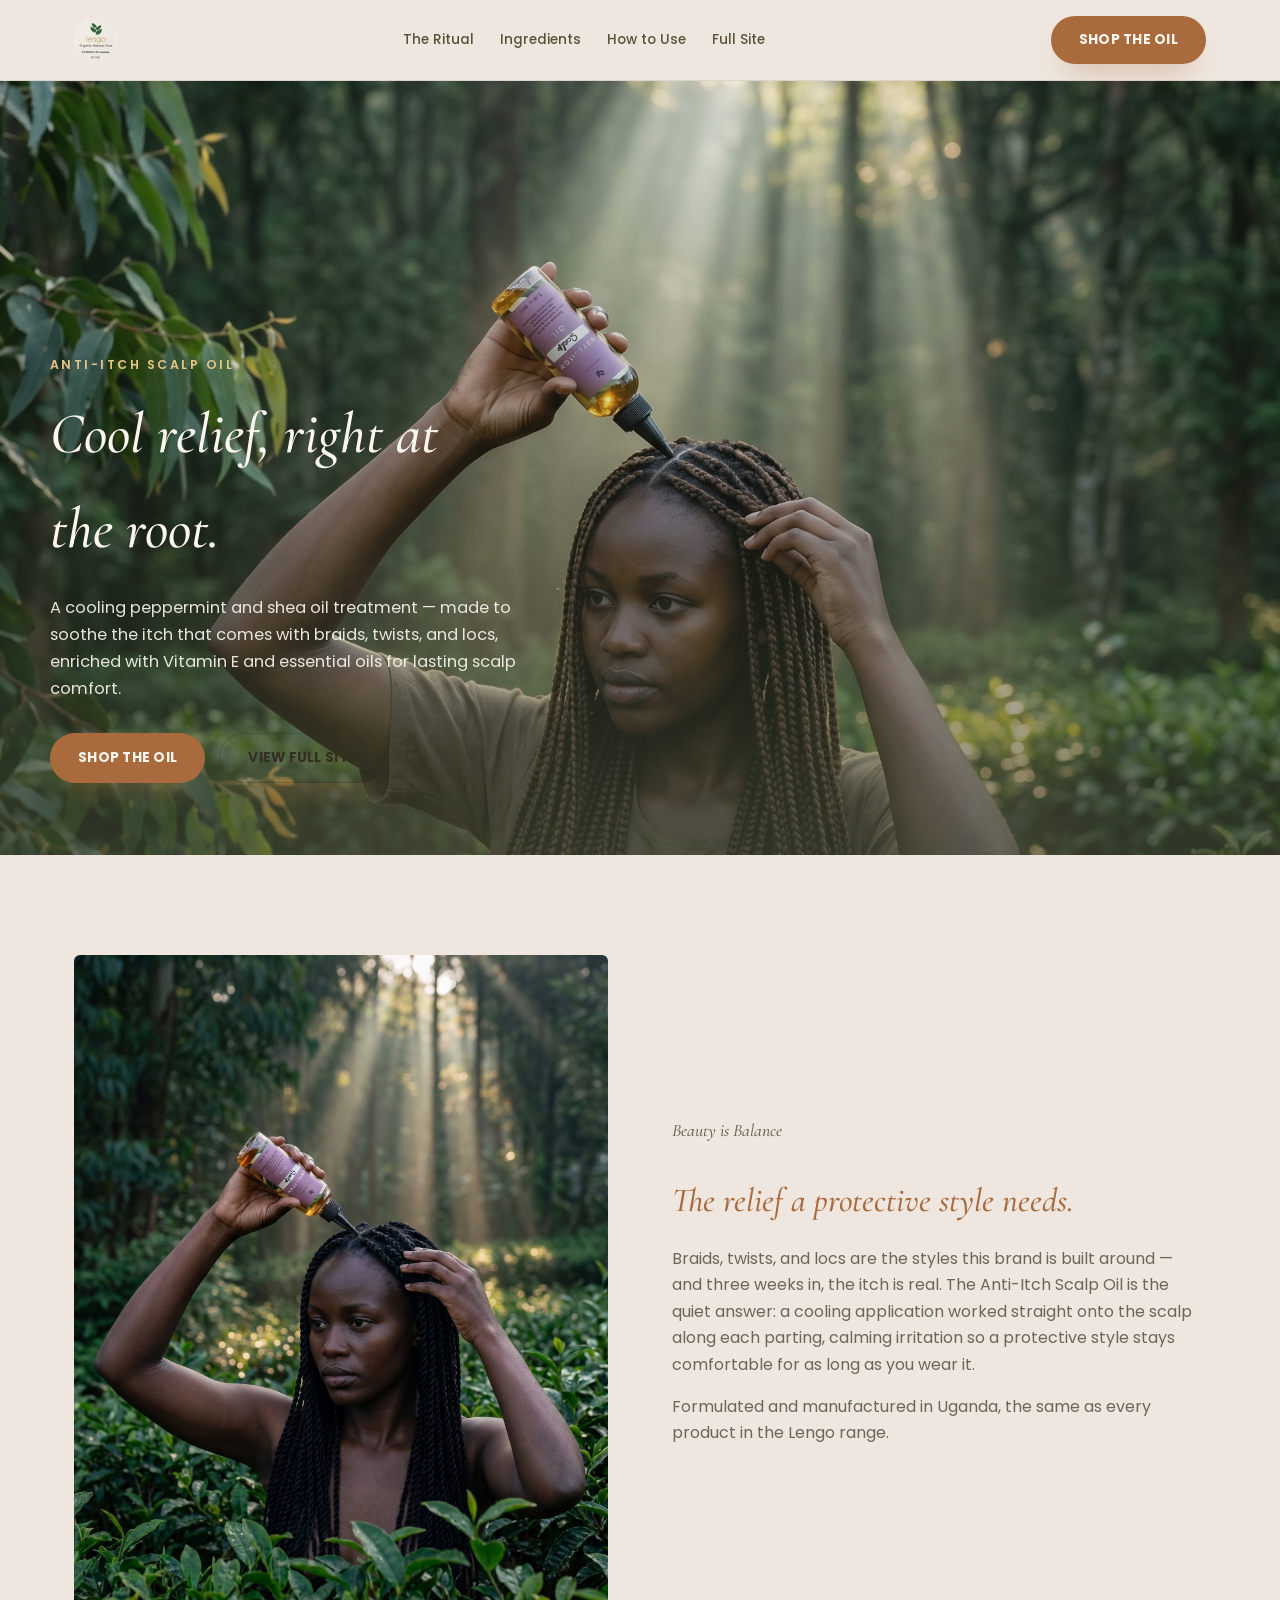
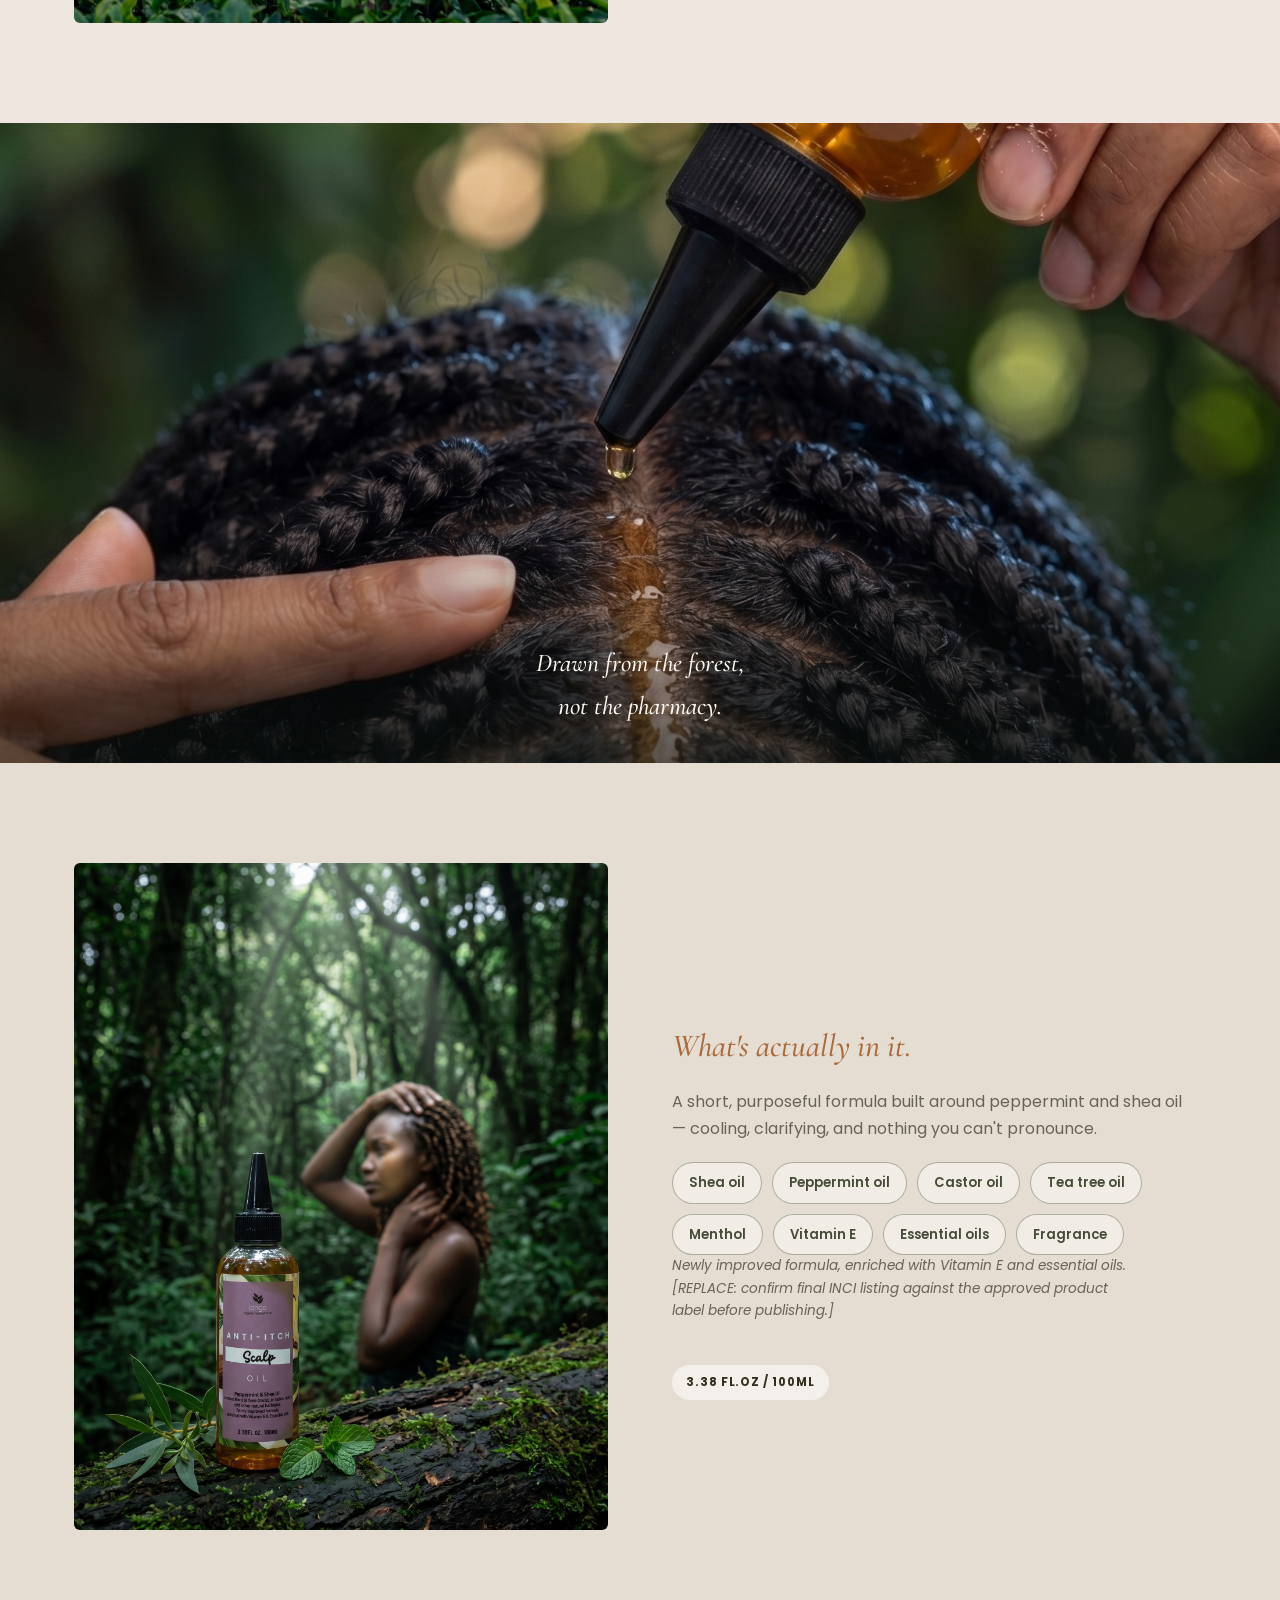
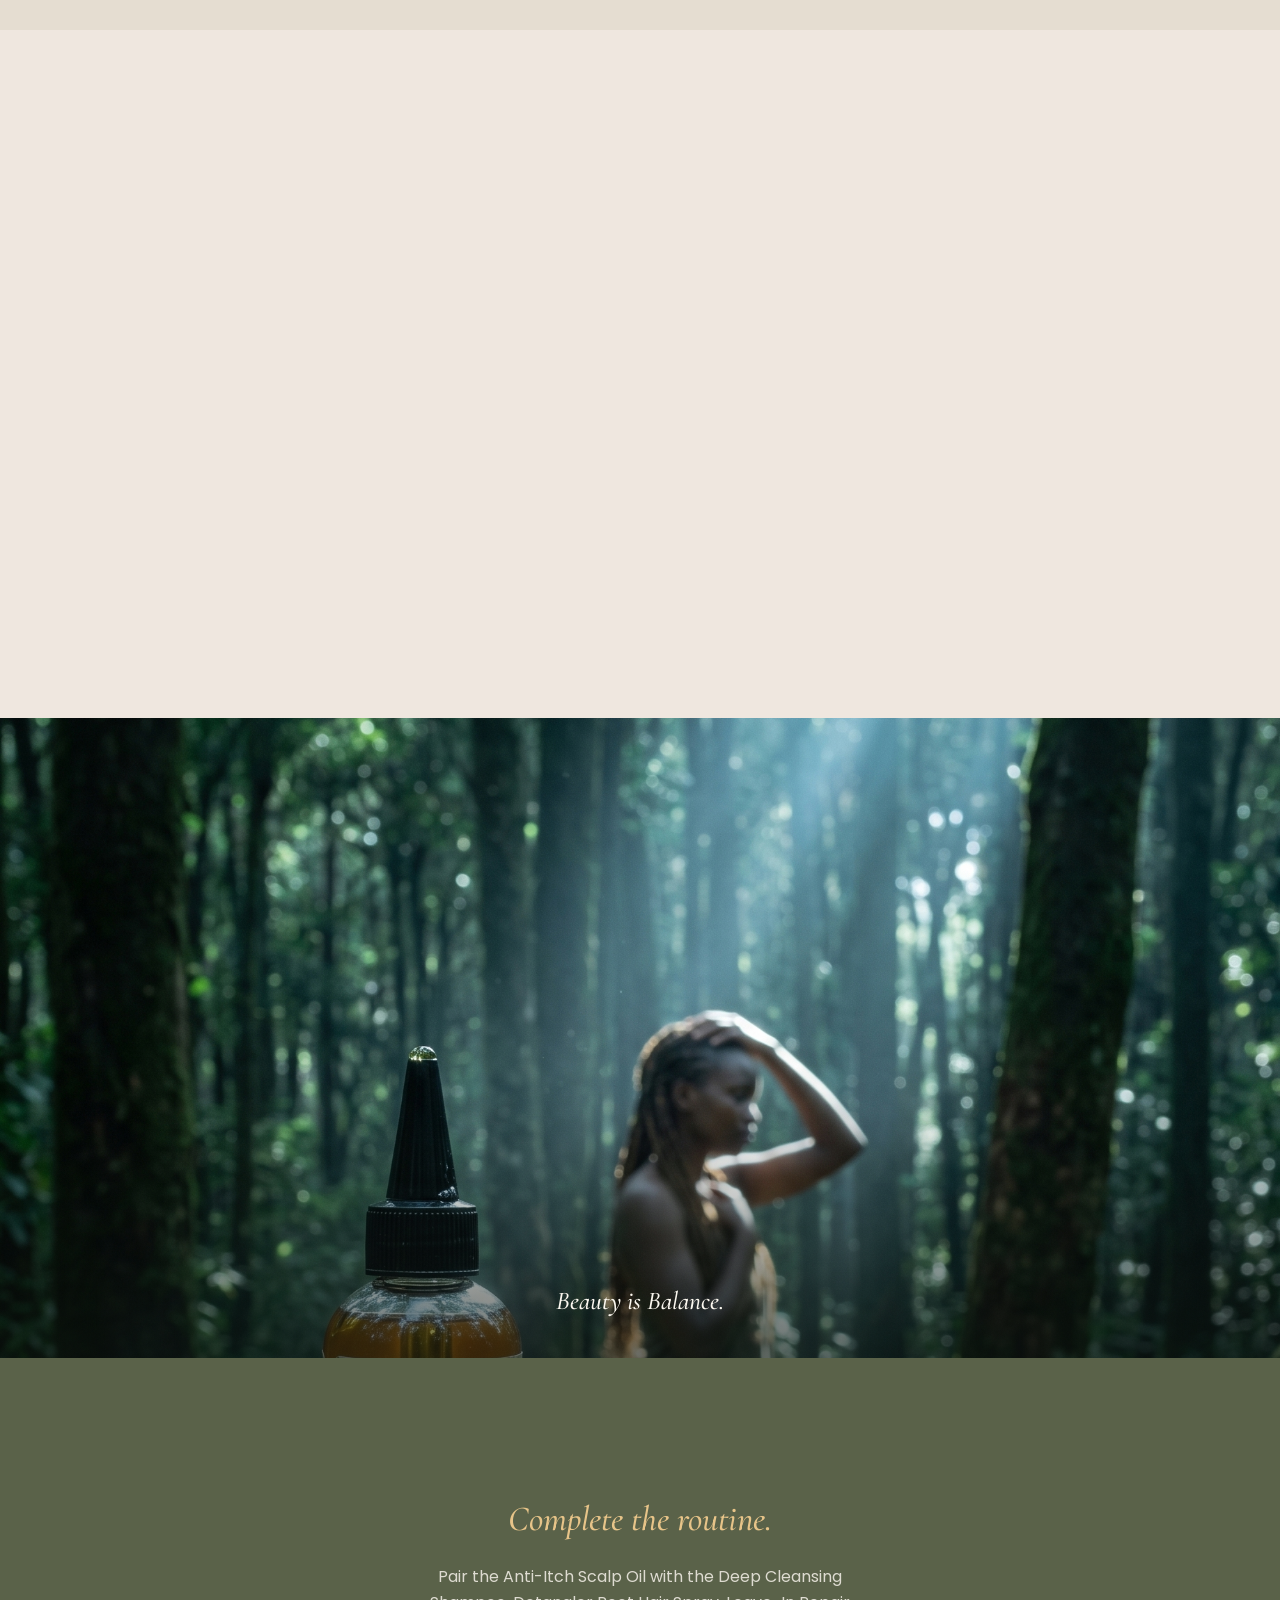
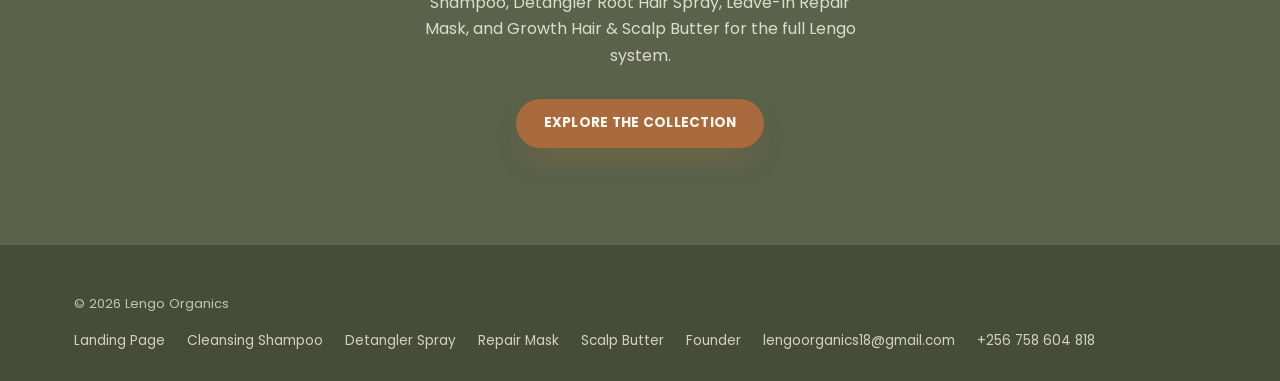
<file: oil.html>
<!doctype html>
<html lang="en">
<head>
<meta charset="UTF-8">
<meta name="viewport" content="width=device-width, initial-scale=1.0">
<title>Anti-Itch Scalp Oil | Lengo Organics</title>
<meta name="description" content="Lengo Organics Anti-Itch Scalp Oil — a cooling peppermint and shea oil treatment that soothes the itch from braids, twists, and locs, enriched with Vitamin E and essential oils for lasting scalp comfort.">

<!-- ── Open Graph / social sharing ── -->
<link rel="canonical" href="https://lengo-organics.github.io/lengo/oil.html">
<meta property="og:type" content="website">
<meta property="og:site_name" content="Lengo Organics">
<meta property="og:locale" content="en_GB">
<meta property="og:url" content="https://lengo-organics.github.io/lengo/oil.html">
<meta property="og:title" content="Anti-Itch Scalp Oil | Lengo Organics">
<meta property="og:description" content="A cooling peppermint and shea oil treatment that soothes the itch from braids, twists, and locs — enriched with Vitamin E and essential oils for lasting scalp comfort.">
<meta property="og:image" content="https://lengo-organics.github.io/lengo/oil4.jpg">
<meta property="og:image:alt" content="Lengo Organics Anti-Itch Scalp Oil on a mossy log in a cool Ugandan forest at morning">
<meta name="twitter:card" content="summary_large_image">
<meta name="twitter:title" content="Anti-Itch Scalp Oil | Lengo Organics">
<meta name="twitter:description" content="A cooling peppermint and shea oil treatment that soothes the itch from braids, twists, and locs — enriched with Vitamin E and essential oils for lasting scalp comfort.">
<meta name="twitter:image" content="https://lengo-organics.github.io/lengo/oil4.jpg">
<!-- ── end Open Graph ── -->

<link rel="preconnect" href="https://fonts.googleapis.com">
<link rel="preconnect" href="https://fonts.gstatic.com" crossorigin>
<link href="https://fonts.googleapis.com/css2?family=Cormorant+Garamond:ital,wght@0,400;0,500;1,500;1,600&family=Poppins:wght@400;500;600;700;800&display=swap" rel="stylesheet">
<link rel="stylesheet" href="base.css">
<style>
  /* ============================================================
     Fifth subpage, same approach as mask.html, detangler.html,
     shampoo.html and butter.html — its own palette built around
     THESE photos: cool highland forest, deep green shade, morning
     light-shafts through the canopy, mossy logs, and the product's
     own dusty-mauve label with amber oil. This is the one COOL set
     in the range — every other page is warm-dominant (candlelit,
     dusk-indigo, red-earth, savanna-gold), so the oil takes the
     open lane: forest green-black base with the label's mauve/rose
     as the accent, fresh mint-green on the ingredient tags. Same
     type pairing (Cormorant Garamond italic + Poppins) for brand
     continuity.
     ============================================================ */
  :root{
    --forest:#EFE7DF;        /* deep forest green shade */
    --forest-deep:#E5DDD1;   /* near-black woodland base */
    --mauve:#C08457;         /* the label's dusty rose-mauve */
    --mauve-soft:#C08457;    /* lit mauve highlight */
    --mint:#A2AB92;          /* fresh peppermint green accent */
    --mint-soft:#A2AB92;     /* lit mint-green */
    --cream:#33301F;         /* warm paper cream for legibility */
    --muted:rgba(51,48,31,.70);
  }
  body{margin:0; background:var(--forest); color:var(--cream); font-family:'Poppins',sans-serif; line-height:1.65; -webkit-font-smoothing:antialiased;}
  .serif{font-family:'Cormorant Garamond', serif; font-style:italic; font-weight:500; color:var(--mauve-soft);}
  a:focus-visible, button:focus-visible{outline:2px solid var(--mauve); outline-offset:3px;}

  header{position:sticky; top:0; z-index:50; background:rgba(22,33,27,.85); backdrop-filter:blur(10px); border-bottom:1px solid rgba(241,236,226,.1);}
  .nav{display:flex; align-items:center; justify-content:space-between; padding:16px 24px; max-width:1180px; margin:0 auto;}
  .brand{display:flex; align-items:center; gap:10px; text-decoration:none; font-weight:700; color:var(--cream);}
  nav.links a{text-decoration:none; font-size:.85rem; font-weight:500; color:var(--muted);}
  nav.links a:hover{color:var(--mauve-soft);}
  .btn{
    display:inline-flex; align-items:center; gap:8px; padding:13px 28px;
    background:var(--mauve); color:var(--forest-deep); text-decoration:none;
    font-weight:700; font-size:.85rem; letter-spacing:.02em; text-transform:uppercase;
    border:none; border-radius:999px; box-shadow:0 16px 30px -12px rgba(183,127,135,.5);
    transition:transform .18s ease, background .18s ease;
  }
  .btn:hover{background:var(--mauve-soft); transform:translateY(-2px);}
  .btn.ghost{background:transparent; color:var(--cream); border:1px solid rgba(241,236,226,.4); box-shadow:none;}
  .btn.ghost:hover{background:rgba(241,236,226,.1);}

  /* ---------- Hero ---------- */
  .hero{position:relative; min-height:86vh; display:flex; align-items:flex-end; overflow:hidden;}
  .hero img{position:absolute; inset:0; width:100%; height:100%; object-fit:cover; object-position:center 28%;}
  .hero::after{
    content:''; position:absolute; inset:0;
    background:linear-gradient(180deg, rgba(12,19,15,.12) 0%, rgba(12,19,15,.5) 55%, rgba(12,19,15,.92) 100%);
  }
  .hero-copy{position:relative; z-index:1; padding:64px 0 72px; width:100%;}
  .hero-copy p.eyebrow{color:var(--mauve-soft); font-size:.78rem; letter-spacing:.2em; text-transform:uppercase; font-weight:600; margin:0 0 12px;}
  .hero-copy h1{font-family:'Cormorant Garamond', serif; font-style:italic; font-weight:500; font-size:clamp(2.2rem,5vw,3.6rem); max-width:16ch; margin:0 0 18px; color:var(--cream);}
  .hero-copy p.lede{max-width:48ch; color:var(--muted); font-size:1.02rem; margin:0 0 30px;}

  /* ---------- Ritual / story split ---------- */
  .ritual{padding:100px 0; background:var(--forest);}
  .ritual .wrap{display:grid; grid-template-columns:1fr 1fr; gap:64px; align-items:center;}
  .ritual-photo{border-radius:6px; overflow:hidden; aspect-ratio:4/5;}
  .ritual-photo img{width:100%; height:100%; object-fit:cover;}
  .ritual h2.serif{font-size:2.1rem; margin-bottom:18px;}
  .ritual p{color:var(--muted); margin:0 0 16px; max-width:52ch;}

  /* ---------- Full-bleed break ---------- */
  .break{position:relative; height:56vw; max-height:640px; overflow:hidden;}
  .break img{width:100%; height:100%; object-fit:cover;}
  .break::after{content:''; position:absolute; inset:0; background:linear-gradient(0deg, rgba(12,19,15,.6), transparent 40%);}
  .break-caption{position:absolute; left:0; right:0; bottom:36px; text-align:center; z-index:1;}
  .break-caption p.serif{font-size:1.6rem; max-width:22ch; margin:0 auto;}

  /* ---------- Ingredients ---------- */
  .ingredients{padding:100px 0; background:var(--forest-deep);}
  .ingredients .wrap{display:grid; grid-template-columns:1fr 1fr; gap:64px; align-items:center;}
  .ing-photo{border-radius:6px; overflow:hidden; aspect-ratio:4/5;}
  .ing-photo img{width:100%; height:100%; object-fit:cover;}
  .ingredients h2.serif{font-size:2rem; margin-bottom:16px;}
  .ingredients p{color:var(--muted); margin:0 0 20px; max-width:52ch;}
  .tag-list{display:flex; flex-wrap:wrap; gap:10px; list-style:none; margin:0; padding:0;}
  .tag-list li{
    padding:9px 16px; border-radius:999px; border:1px solid rgba(168,198,156,.45);
    color:var(--mint-soft); font-size:.82rem; font-weight:500;
  }
  .formula-note{margin-top:22px; font-size:.85rem; color:var(--muted); font-style:italic;}
  .size-badge{display:inline-block; margin-top:22px; font-size:.72rem; font-weight:700; letter-spacing:.08em; text-transform:uppercase; color:var(--cream); background:rgba(241,236,226,.08); padding:8px 14px; border-radius:999px;}

  /* ---------- How to use ---------- */
  .ritual-steps{padding:96px 0; background:var(--forest);}
  .steps-head{text-align:center; max-width:520px; margin:0 auto 52px;}
  .steps-head h2.serif{font-size:2rem;}
  .steps-grid{display:grid; grid-template-columns:repeat(3,1fr); gap:24px;}
  .step-card{background:rgba(241,236,226,.04); border:1px solid rgba(241,236,226,.1); border-radius:12px; padding:30px 26px;}
  .step-num{font-family:'Cormorant Garamond', serif; font-style:italic; color:var(--mauve-soft); font-size:2rem; display:block; margin-bottom:14px;}
  .step-card h3{margin:0 0 8px; font-size:1.05rem; font-weight:600;}
  .step-card p{color:var(--muted); font-size:.9rem; margin:0;}

  /* ---------- Final CTA ---------- */
  .final{padding:96px 0; text-align:center; background:var(--forest-deep);}
  .final p.serif{font-size:2.2rem; margin-bottom:16px;}
  .final p.sub{color:var(--muted); max-width:44ch; margin:0 auto 30px;}

  footer{background:var(--forest-deep); padding:48px 0 28px; border-top:1px solid rgba(241,236,226,.08);}
  footer a{text-decoration:none; color:var(--muted); font-size:.85rem;}
  footer a:hover{color:var(--mauve-soft);}

  @media (max-width:900px){
    .ritual .wrap, .ingredients .wrap{grid-template-columns:1fr; gap:36px;}
    .steps-grid{grid-template-columns:1fr;}
  }

  /* ============================================================
     ORGANIC LIGHT — shared palette override (added per Samantha's
     brief: product pages should follow the light sage/cream/clay
     reference template; nothing dark). Placed last so it wins over
     each page's original photo-matched dark scheme. Structure,
     copy, images and layout are unchanged.
     ============================================================ */
  body{background:#EFE7DF; color:#33301F;}
  .serif{color:#A96B3D;}

  /* hero: lighter, warmer scrim so the image reads bright, not murky */
  .hero::after{background:linear-gradient(180deg, rgba(70,76,56,.06) 0%, rgba(70,76,56,.22) 52%, rgba(70,76,56,.66) 100%) !important;}
  .hero-copy p.eyebrow{color:#E7C489 !important;}
  .hero-copy h1{color:#FBF7EF !important;}
  .hero-copy p.lede{color:rgba(251,247,239,.9) !important;}

  /* alternating section backgrounds */
  .ritual{background:#EFE7DF !important;}
  .ingredients{background:#E5DDD1 !important;}
  .ritual-steps{background:#EFE7DF !important;}
  .ritual p, .ingredients p, .ritual-steps p{color:rgba(51,48,31,.70) !important;}

  /* ingredient tags -> sage outline on cream */
  .tag-list li{border:1px solid rgba(90,98,73,.45) !important; color:#464C38 !important; background:rgba(255,255,255,.45) !important; font-weight:600 !important;}
  .formula-note{color:rgba(51,48,31,.70) !important;}
  .size-badge{color:#33301F !important; background:rgba(255,255,255,.55) !important;}

  /* how-to-use cards -> soft sage panels, visible on cream */
  .step-card{background:#DCE0D2 !important; border:1px solid rgba(90,98,73,.28) !important;}
  .step-num{color:#A96B3D !important;}
  .step-card h3{color:#33301F !important;}
  .step-card p{color:rgba(51,48,31,.70) !important;}

  /* buttons -> clay (warm terracotta), matching the reference accents */
  .btn{background:#A96B3D !important; color:#FBF7EF !important; box-shadow:0 16px 30px -14px rgba(169,107,61,.5) !important;}
  .btn:hover{background:#8f5a33 !important;}
  .btn.ghost{background:transparent !important; color:#33301F !important; border:1px solid rgba(51,48,31,.3) !important;}
  .btn.ghost:hover{background:rgba(51,48,31,.06) !important;}

  /* header -> translucent cream */
  header{background:rgba(239,231,223,.9) !important; border-bottom:1px solid rgba(51,48,31,.1) !important;}
  .brand{color:#33301F !important;}
  nav.links a{color:#5A5238 !important;}
  nav.links a:hover{color:#A96B3D !important;}

  /* final CTA + footer -> ONE warm olive anchor (deep, not dark) with cream text */
  .final{background:#5A6249 !important;}
  .final p.serif{color:#E7C489 !important;}
  .final p.sub{color:rgba(251,247,239,.82) !important;}
  footer{background:#464C38 !important; border-top:1px solid rgba(251,247,239,.12) !important;}
  footer a{color:rgba(251,247,239,.78) !important;}
  footer a:hover{color:#E7C489 !important;}
  footer span{color:rgba(251,247,239,.7) !important;}

  /* break-caption text stays light — it sits on photography (unchanged intent) */
  .break-caption p.serif{color:#FBF7EF !important;}

</style>
</head>
<body>

<header>
  <div class="nav">
    <a class="brand" href="index.html"><img class="brand-mark" src="assets/lengo-round-mark.png" alt="Lengo Organics"></a>
    <nav class="links">
      <a href="#ritual">The Ritual</a>
      <a href="#ingredients">Ingredients</a>
      <a href="#how-to-use">How to Use</a>
      <a href="index.html">Full Site</a>
    </nav>
    <a href="#" data-todo="add product checkout URL" class="btn">Shop the Oil</a>
  </div>
</header>

<main>
  <!-- ================= HERO ================= -->
  <section class="hero">
    <img src="oil2.jpg" alt="Woman in long braids applying Lengo Organics Anti-Itch Scalp Oil at the scalp in a cool forest with morning light shafts">
    <div class="wrap hero-copy">
      <p class="eyebrow">Anti-Itch Scalp Oil</p>
      <h1>Cool relief, right at the root.</h1>
      <p class="lede">A cooling peppermint and shea oil treatment — made to soothe the itch that comes with braids, twists, and locs, enriched with Vitamin E and essential oils for lasting scalp comfort.</p>
      <div class="hero-actions">
        <a href="#" data-todo="add product checkout URL" class="btn">Shop the Oil</a>
        <a href="index.html" class="btn ghost">View Full Site</a>
      </div>
    </div>
  </section>

  <!-- ================= RITUAL ================= -->
  <section class="ritual reveal" id="ritual">
    <div class="wrap">
      <div class="ritual-photo"><img src="oil3.jpg" alt="Woman parting her braids to apply Lengo Organics Anti-Itch Scalp Oil along the scalp in a green forest"></div>
      <div>
        <p class="serif" style="font-size:1.1rem; margin-bottom:8px;">Beauty is Balance</p>
        <h2 class="serif">The relief a protective style needs.</h2>
        <p>Braids, twists, and locs are the styles this brand is built around — and three weeks in, the itch is real. The Anti-Itch Scalp Oil is the quiet answer: a cooling application worked straight onto the scalp along each parting, calming irritation so a protective style stays comfortable for as long as you wear it.</p>
        <p>Formulated and manufactured in Uganda, the same as every product in the Lengo range.</p>
      </div>
    </div>
  </section>

  <!-- ================= FULL-BLEED BREAK ================= -->
  <div class="break">
    <img src="oil4.jpg" alt="Lengo Organics Anti-Itch Scalp Oil on a mossy log with peppermint and eucalyptus, a woman in the forest behind">
    <div class="break-caption wrap"><p class="serif">Drawn from the forest, not the pharmacy.</p></div>
  </div>

  <!-- ================= INGREDIENTS ================= -->
  <section class="ingredients reveal" id="ingredients">
    <div class="wrap">
      <div class="ing-photo"><img src="oil8.jpg" alt="Macro of Lengo Organics Anti-Itch Scalp Oil worked into the scalp along a braided parting, with a fresh mint sprig"></div>
      <div>
        <h2 class="serif">What's actually in it.</h2>
        <p>A short, purposeful formula built around peppermint and shea oil — cooling, clarifying, and nothing you can't pronounce.</p>
        <ul class="tag-list">
          <li>Shea oil</li>
          <li>Peppermint oil</li>
          <li>Castor oil</li>
          <li>Tea tree oil</li>
          <li>Menthol</li>
          <li>Vitamin E</li>
          <li>Essential oils</li>
          <li>Fragrance</li>
        </ul>
        <p class="formula-note">Newly improved formula, enriched with Vitamin E and essential oils. [REPLACE: confirm final INCI listing against the approved product label before publishing.]</p>
        <span class="size-badge">3.38 fl.oz / 100ml</span>
      </div>
    </div>
  </section>

  <!-- ================= HOW TO USE ================= -->
  <section class="ritual-steps reveal" id="how-to-use">
    <div class="wrap">
      <div class="steps-head">
        <p class="serif">The Ritual</p>
        <h2 class="serif">How to use.</h2>
      </div>
      <div class="steps-grid">
        <div class="step-card">
          <span class="step-num">01</span>
          <h3>Part and apply</h3>
          <p>Guide the nozzle along each parting, applying a little oil directly to the scalp.</p>
        </div>
        <div class="step-card">
          <span class="step-num">02</span>
          <h3>Massage in</h3>
          <p>Work it in gently with your fingertips until the cooling relief settles.</p>
        </div>
        <div class="step-card">
          <span class="step-num">03</span>
          <h3>Repeat as needed</h3>
          <p>Use through the week to keep braids, twists, and locs comfortable and itch-free.</p>
        </div>
      </div>
      <p style="text-align:center; color:var(--muted); font-size:.82rem; margin-top:30px; font-style:italic;">[REPLACE: confirm these directions match the current product label before publishing — the wording above is adapted from Lengo's approved product description, not transcribed from packaging.]</p>
    </div>
  </section>

  <!-- ================= FULL-BLEED BREAK 2 ================= -->
  <div class="break">
    <img src="oil10.jpg" style="object-position:center 35%;" alt="Top-down view of Lengo Organics Anti-Itch Scalp Oil being applied along a braided parting, a bead of oil at the scalp">
    <div class="break-caption wrap"><p class="serif">Beauty is Balance.</p></div>
  </div>

  <!-- ================= FINAL CTA ================= -->
  <section class="final reveal">
    <div class="wrap">
      <p class="serif">Complete the routine.</p>
      <p class="sub">Pair the Anti-Itch Scalp Oil with the Deep Cleansing Shampoo, Detangler Root Hair Spray, Leave-In Repair Mask, and Growth Hair &amp; Scalp Butter for the full Lengo system.</p>
      <a href="index.html#products" class="btn">Explore the Collection</a>
    </div>
  </section>
</main>

<footer>
  <div class="wrap footer-row">
    <span style="font-size:.82rem; color:var(--muted);">© <span id="year"></span> Lengo Organics</span>
    <div class="footer-links">
      <a href="index.html">Landing Page</a>
      <a href="shampoo.html">Cleansing Shampoo</a>
      <a href="detangler.html">Detangler Spray</a>
      <a href="mask.html">Repair Mask</a>
      <a href="butter.html">Scalp Butter</a>
      <a href="samantha.html">Founder</a>
      <a href="mailto:lengoorganics18@gmail.com">lengoorganics18@gmail.com</a>
      <a href="tel:+256758604818">+256 758 604 818</a>
    </div>
  </div>
</footer>

<script>
  document.getElementById('year').textContent = new Date().getFullYear();
  if (window.matchMedia('(prefers-reduced-motion: no-preference)').matches) {
    const io = new IntersectionObserver((entries) => {
      entries.forEach(e => { if (e.isIntersecting) { e.target.classList.add('is-visible'); io.unobserve(e.target); } });
    }, { threshold: .12 });
    document.querySelectorAll('.reveal').forEach(el => io.observe(el));
  } else {
    document.querySelectorAll('.reveal').forEach(el => el.classList.add('is-visible'));
  }
</script>

</body>
</html>
</file>
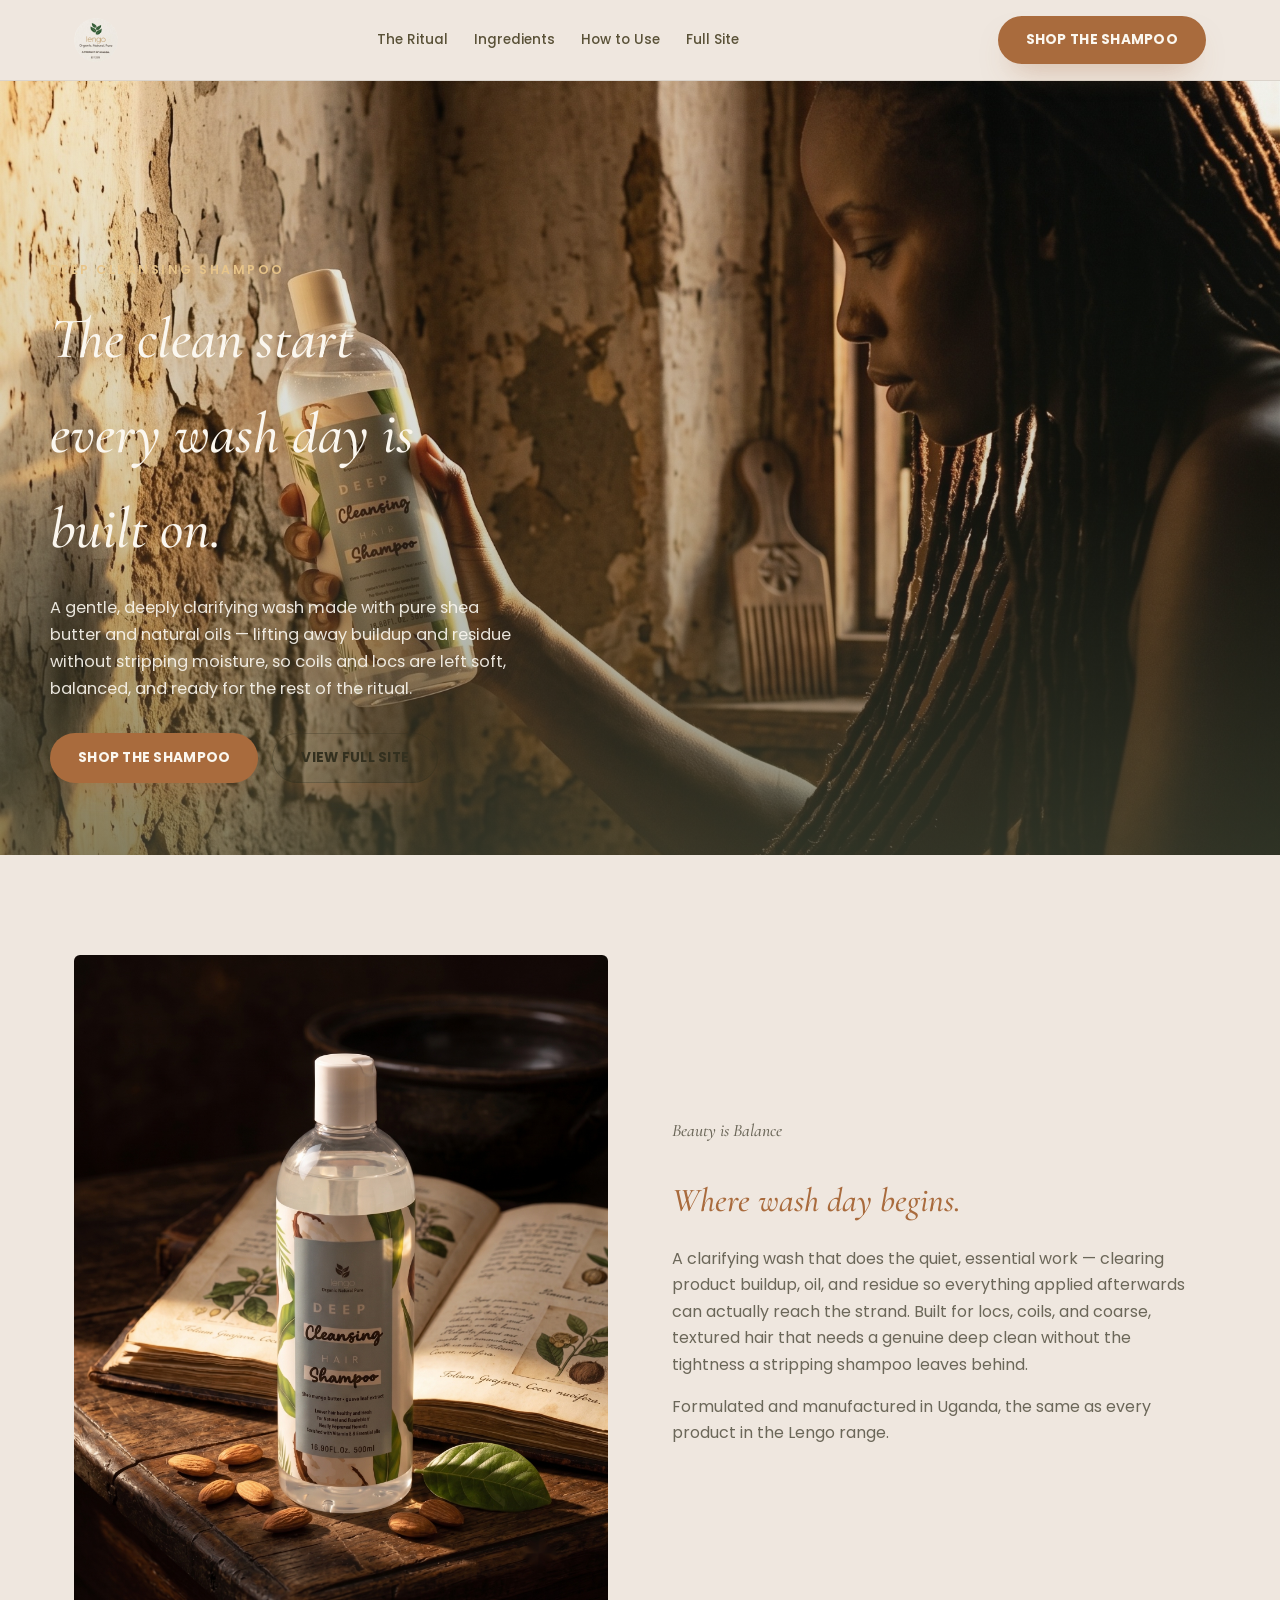
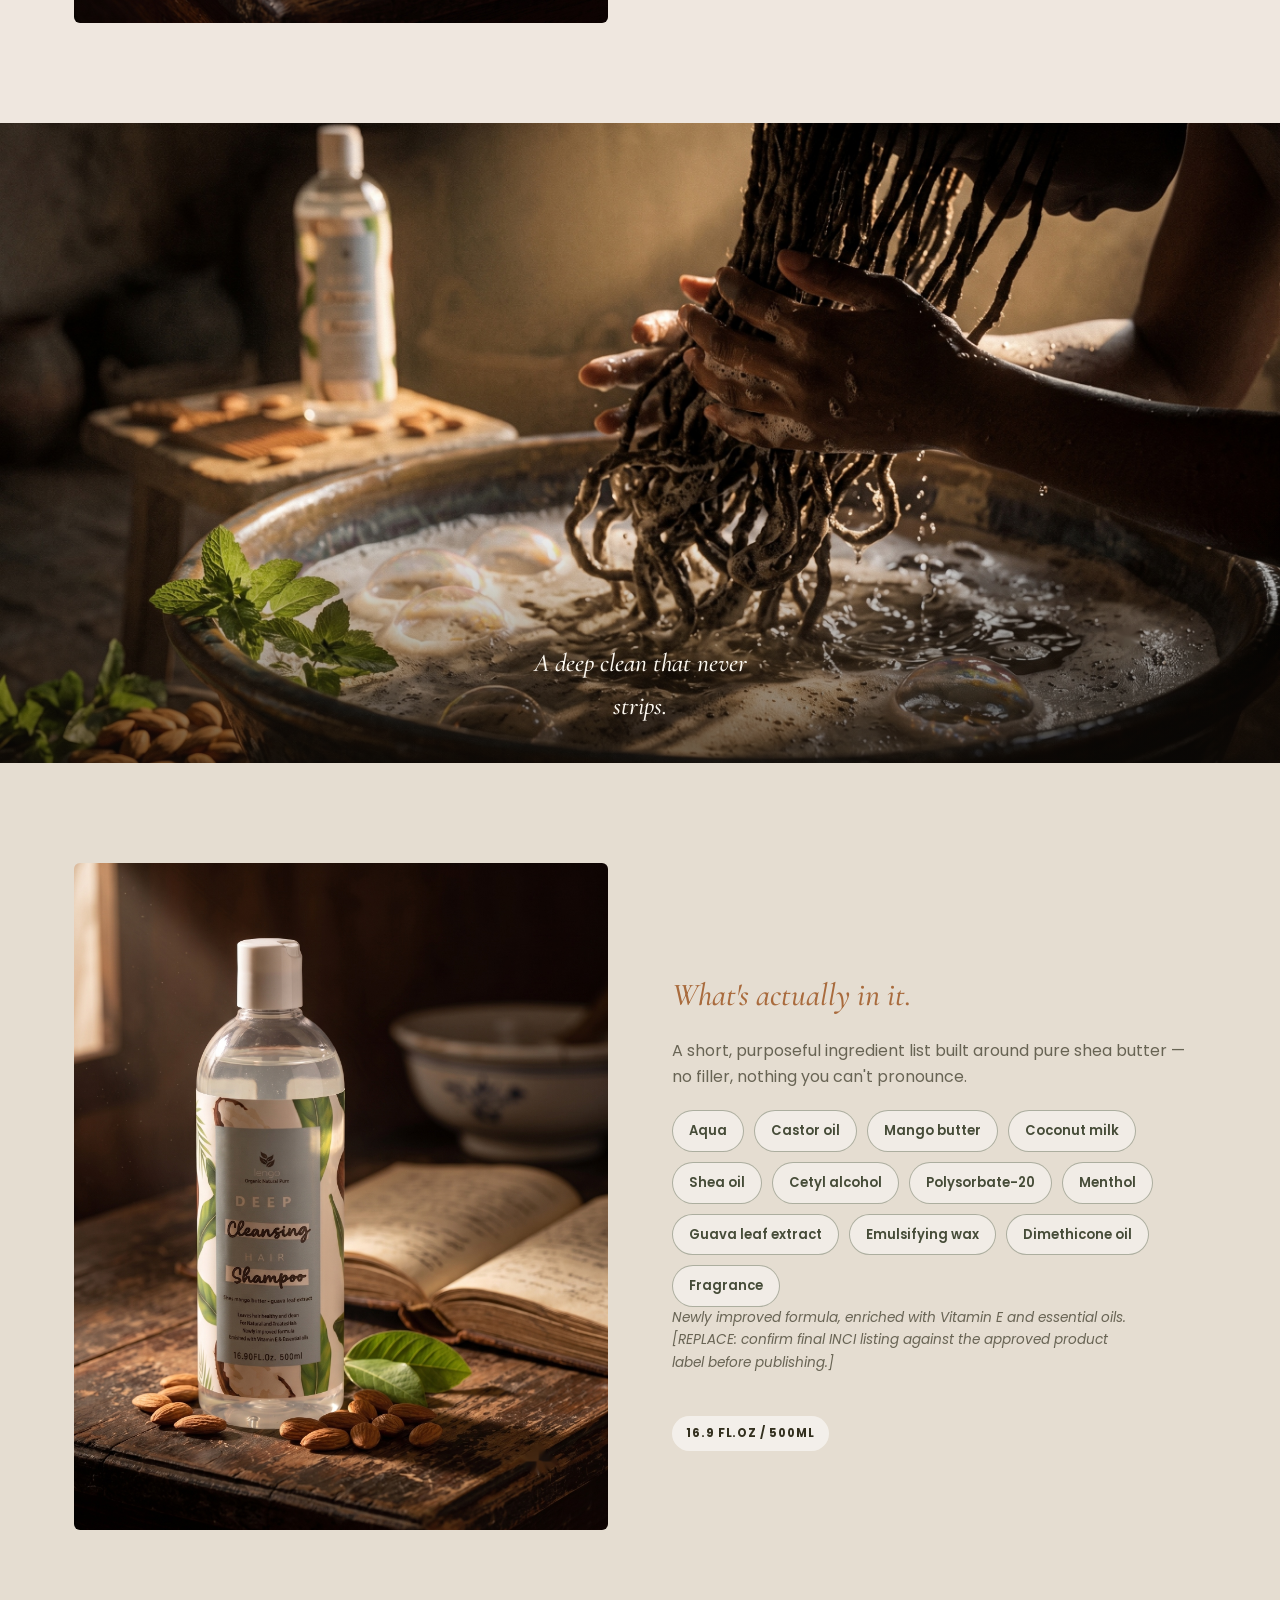
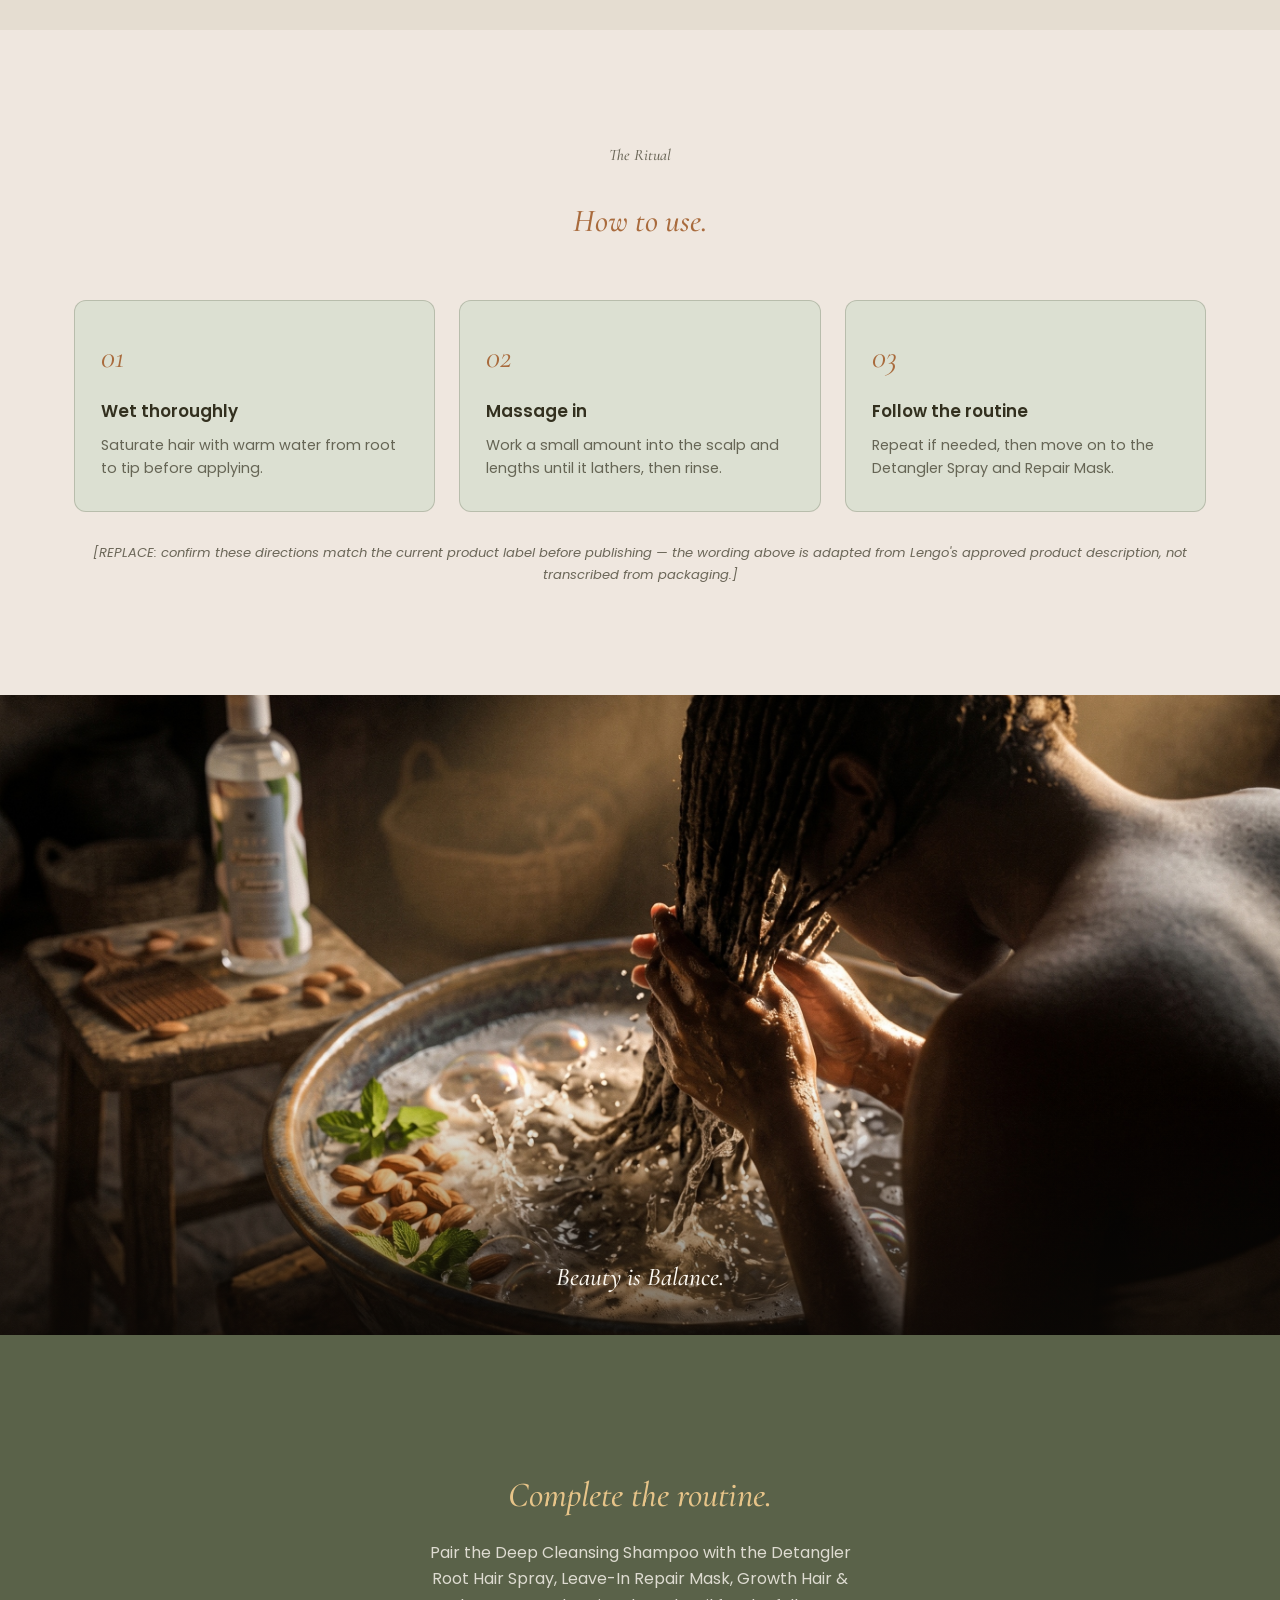
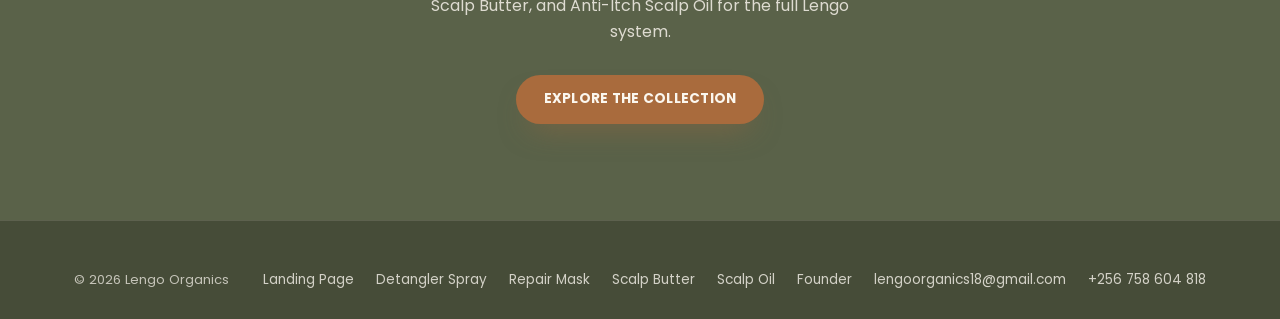
<file: shampoo.html>
<!doctype html>
<html lang="en">
<head>
<meta charset="UTF-8">
<meta name="viewport" content="width=device-width, initial-scale=1.0">
<title>Deep Cleansing Shampoo | Lengo Organics</title>
<meta name="description" content="Lengo Organics Deep Cleansing Shampoo — a gentle, deeply clarifying wash made with pure shea butter and natural oils to cleanse, moisturize and prepare coils and locs for wash day.">

<!-- ── Open Graph / social sharing ── -->
<link rel="canonical" href="https://lengo-organics.github.io/lengo/shampoo.html">
<meta property="og:type" content="website">
<meta property="og:site_name" content="Lengo Organics">
<meta property="og:locale" content="en_GB">
<meta property="og:url" content="https://lengo-organics.github.io/lengo/shampoo.html">
<meta property="og:title" content="Deep Cleansing Shampoo | Lengo Organics">
<meta property="og:description" content="A gentle, deeply clarifying wash made with pure shea butter and natural oils to cleanse, moisturize and prepare coils and locs for wash day.">
<meta property="og:image" content="https://lengo-organics.github.io/lengo/shampoo-hero.jpg">
<meta property="og:image:alt" content="Woman pouring Lengo Organics Deep Cleansing Shampoo by a candlelit window">
<meta name="twitter:card" content="summary_large_image">
<meta name="twitter:title" content="Deep Cleansing Shampoo | Lengo Organics">
<meta name="twitter:description" content="A gentle, deeply clarifying wash made with pure shea butter and natural oils to cleanse, moisturize and prepare coils and locs for wash day.">
<meta name="twitter:image" content="https://lengo-organics.github.io/lengo/shampoo-hero.jpg">
<!-- ── end Open Graph ── -->

<link rel="preconnect" href="https://fonts.googleapis.com">
<link rel="preconnect" href="https://fonts.gstatic.com" crossorigin>
<link href="https://fonts.googleapis.com/css2?family=Cormorant+Garamond:ital,wght@0,400;0,500;1,500;1,600&family=Poppins:wght@400;500;600;700;800&display=swap" rel="stylesheet">
<link rel="stylesheet" href="base.css">
<style>
  /* ============================================================
     Third subpage, same approach as mask.html and detangler.html —
     its own palette built around THESE photos: candlelit interiors,
     warm lamplight, wet stone and old wood, foam catching a low
     amber glow. Warmer and earthier than the mask's dusk-lake
     indigo, deeper and more shadowed than the detangler's bright
     savanna gold — so all three subpages read as one family without
     any two sharing a palette. Same type pairing (Cormorant
     Garamond italic + Poppins) for brand continuity.
     ============================================================ */
  :root{
    --stone:#EFE7DF;        /* deep candlelit shadow */
    --stone-deep:#E5DDD1;   /* near-black base */
    --clay:#C08457;         /* warm terracotta glow */
    --clay-soft:#C08457;    /* lit amber highlight */
    --ember:#A96B3D;        /* deeper burnt-orange */
    --cream:#33301F;        /* warm paper cream */
    --muted:rgba(51,48,31,.70);
  }
  body{margin:0; background:var(--stone); color:var(--cream); font-family:'Poppins',sans-serif; line-height:1.65; -webkit-font-smoothing:antialiased;}
  .serif{font-family:'Cormorant Garamond', serif; font-style:italic; font-weight:500; color:var(--clay-soft);}
  a:focus-visible, button:focus-visible{outline:2px solid var(--clay); outline-offset:3px;}

  header{position:sticky; top:0; z-index:50; background:rgba(28,23,18,.85); backdrop-filter:blur(10px); border-bottom:1px solid rgba(244,234,219,.1);}
  .nav{display:flex; align-items:center; justify-content:space-between; padding:16px 24px; max-width:1180px; margin:0 auto;}
  .brand{display:flex; align-items:center; gap:10px; text-decoration:none; font-weight:700; color:var(--cream);}
  nav.links a{text-decoration:none; font-size:.85rem; font-weight:500; color:var(--muted);}
  nav.links a:hover{color:var(--clay-soft);}
  .btn{
    display:inline-flex; align-items:center; gap:8px; padding:13px 28px;
    background:var(--clay); color:var(--stone-deep); text-decoration:none;
    font-weight:700; font-size:.85rem; letter-spacing:.02em; text-transform:uppercase;
    border:none; border-radius:999px; box-shadow:0 16px 30px -12px rgba(198,123,69,.5);
    transition:transform .18s ease, background .18s ease;
  }
  .btn:hover{background:var(--clay-soft); transform:translateY(-2px);}
  .btn.ghost{background:transparent; color:var(--cream); border:1px solid rgba(244,234,219,.4); box-shadow:none;}
  .btn.ghost:hover{background:rgba(244,234,219,.1);}

  /* ---------- Hero ---------- */
  .hero{position:relative; min-height:86vh; display:flex; align-items:flex-end; overflow:hidden;}
  .hero img{position:absolute; inset:0; width:100%; height:100%; object-fit:cover; object-position:center 30%;}
  .hero::after{
    content:''; position:absolute; inset:0;
    background:linear-gradient(180deg, rgba(16,12,8,.15) 0%, rgba(16,12,8,.5) 55%, rgba(16,12,8,.92) 100%);
  }
  .hero-copy{position:relative; z-index:1; padding:64px 0 72px; width:100%;}
  .hero-copy p.eyebrow{color:var(--clay-soft); font-size:.78rem; letter-spacing:.2em; text-transform:uppercase; font-weight:600; margin:0 0 12px;}
  .hero-copy h1{font-family:'Cormorant Garamond', serif; font-style:italic; font-weight:500; font-size:clamp(2.2rem,5vw,3.6rem); max-width:16ch; margin:0 0 18px; color:var(--cream);}
  .hero-copy p.lede{max-width:48ch; color:var(--muted); font-size:1.02rem; margin:0 0 30px;}

  /* ---------- Ritual / story split ---------- */
  .ritual{padding:100px 0; background:var(--stone);}
  .ritual .wrap{display:grid; grid-template-columns:1fr 1fr; gap:64px; align-items:center;}
  .ritual-photo{border-radius:6px; overflow:hidden; aspect-ratio:4/5;}
  .ritual-photo img{width:100%; height:100%; object-fit:cover;}
  .ritual h2.serif{font-size:2.1rem; margin-bottom:18px;}
  .ritual p{color:var(--muted); margin:0 0 16px; max-width:52ch;}

  /* ---------- Full-bleed break ---------- */
  .break{position:relative; height:56vw; max-height:640px; overflow:hidden;}
  .break img{width:100%; height:100%; object-fit:cover;}
  .break::after{content:''; position:absolute; inset:0; background:linear-gradient(0deg, rgba(16,12,8,.6), transparent 40%);}
  .break-caption{position:absolute; left:0; right:0; bottom:36px; text-align:center; z-index:1;}
  .break-caption p.serif{font-size:1.6rem; max-width:22ch; margin:0 auto;}

  /* ---------- Ingredients ---------- */
  .ingredients{padding:100px 0; background:var(--stone-deep);}
  .ingredients .wrap{display:grid; grid-template-columns:1fr 1fr; gap:64px; align-items:center;}
  .ing-photo{border-radius:6px; overflow:hidden; aspect-ratio:4/5;}
  .ing-photo img{width:100%; height:100%; object-fit:cover;}
  .ingredients h2.serif{font-size:2rem; margin-bottom:16px;}
  .ingredients p{color:var(--muted); margin:0 0 20px; max-width:52ch;}
  .tag-list{display:flex; flex-wrap:wrap; gap:10px; list-style:none; margin:0; padding:0;}
  .tag-list li{
    padding:9px 16px; border-radius:999px; border:1px solid rgba(198,123,69,.4);
    color:var(--clay-soft); font-size:.82rem; font-weight:500;
  }
  .formula-note{margin-top:22px; font-size:.85rem; color:var(--muted); font-style:italic;}
  .size-badge{display:inline-block; margin-top:22px; font-size:.72rem; font-weight:700; letter-spacing:.08em; text-transform:uppercase; color:var(--cream); background:rgba(244,234,219,.08); padding:8px 14px; border-radius:999px;}

  /* ---------- How to use ---------- */
  .ritual-steps{padding:96px 0; background:var(--stone);}
  .steps-head{text-align:center; max-width:520px; margin:0 auto 52px;}
  .steps-head h2.serif{font-size:2rem;}
  .steps-grid{display:grid; grid-template-columns:repeat(3,1fr); gap:24px;}
  .step-card{background:rgba(244,234,219,.04); border:1px solid rgba(244,234,219,.1); border-radius:12px; padding:30px 26px;}
  .step-num{font-family:'Cormorant Garamond', serif; font-style:italic; color:var(--clay-soft); font-size:2rem; display:block; margin-bottom:14px;}
  .step-card h3{margin:0 0 8px; font-size:1.05rem; font-weight:600;}
  .step-card p{color:var(--muted); font-size:.9rem; margin:0;}

  /* ---------- Final CTA ---------- */
  .final{padding:96px 0; text-align:center; background:var(--stone-deep);}
  .final p.serif{font-size:2.2rem; margin-bottom:16px;}
  .final p.sub{color:var(--muted); max-width:44ch; margin:0 auto 30px;}

  footer{background:var(--stone-deep); padding:48px 0 28px; border-top:1px solid rgba(244,234,219,.08);}
  footer a{text-decoration:none; color:var(--muted); font-size:.85rem;}
  footer a:hover{color:var(--clay-soft);}

  @media (max-width:900px){
    .ritual .wrap, .ingredients .wrap{grid-template-columns:1fr; gap:36px;}
    .steps-grid{grid-template-columns:1fr;}
  }

  /* ============================================================
     ORGANIC LIGHT — shared palette override (added per Samantha's
     brief: product pages should follow the light sage/cream/clay
     reference template; nothing dark). Placed last so it wins over
     each page's original photo-matched dark scheme. Structure,
     copy, images and layout are unchanged.
     ============================================================ */
  body{background:#EFE7DF; color:#33301F;}
  .serif{color:#A96B3D;}

  /* hero: lighter, warmer scrim so the image reads bright, not murky */
  .hero::after{background:linear-gradient(180deg, rgba(70,76,56,.06) 0%, rgba(70,76,56,.22) 52%, rgba(70,76,56,.66) 100%) !important;}
  .hero-copy p.eyebrow{color:#E7C489 !important;}
  .hero-copy h1{color:#FBF7EF !important;}
  .hero-copy p.lede{color:rgba(251,247,239,.9) !important;}

  /* alternating section backgrounds */
  .ritual{background:#EFE7DF !important;}
  .ingredients{background:#E5DDD1 !important;}
  .ritual-steps{background:#EFE7DF !important;}
  .ritual p, .ingredients p, .ritual-steps p{color:rgba(51,48,31,.70) !important;}

  /* ingredient tags -> sage outline on cream */
  .tag-list li{border:1px solid rgba(90,98,73,.45) !important; color:#464C38 !important; background:rgba(255,255,255,.45) !important; font-weight:600 !important;}
  .formula-note{color:rgba(51,48,31,.70) !important;}
  .size-badge{color:#33301F !important; background:rgba(255,255,255,.55) !important;}

  /* how-to-use cards -> soft sage panels, visible on cream */
  .step-card{background:#DCE0D2 !important; border:1px solid rgba(90,98,73,.28) !important;}
  .step-num{color:#A96B3D !important;}
  .step-card h3{color:#33301F !important;}
  .step-card p{color:rgba(51,48,31,.70) !important;}

  /* buttons -> clay (warm terracotta), matching the reference accents */
  .btn{background:#A96B3D !important; color:#FBF7EF !important; box-shadow:0 16px 30px -14px rgba(169,107,61,.5) !important;}
  .btn:hover{background:#8f5a33 !important;}
  .btn.ghost{background:transparent !important; color:#33301F !important; border:1px solid rgba(51,48,31,.3) !important;}
  .btn.ghost:hover{background:rgba(51,48,31,.06) !important;}

  /* header -> translucent cream */
  header{background:rgba(239,231,223,.9) !important; border-bottom:1px solid rgba(51,48,31,.1) !important;}
  .brand{color:#33301F !important;}
  nav.links a{color:#5A5238 !important;}
  nav.links a:hover{color:#A96B3D !important;}

  /* final CTA + footer -> ONE warm olive anchor (deep, not dark) with cream text */
  .final{background:#5A6249 !important;}
  .final p.serif{color:#E7C489 !important;}
  .final p.sub{color:rgba(251,247,239,.82) !important;}
  footer{background:#464C38 !important; border-top:1px solid rgba(251,247,239,.12) !important;}
  footer a{color:rgba(251,247,239,.78) !important;}
  footer a:hover{color:#E7C489 !important;}
  footer span{color:rgba(251,247,239,.7) !important;}

  /* break-caption text stays light — it sits on photography (unchanged intent) */
  .break-caption p.serif{color:#FBF7EF !important;}

</style>
</head>
<body>

<header>
  <div class="nav">
    <a class="brand" href="index.html"><img class="brand-mark" src="assets/lengo-round-mark.png" alt="Lengo Organics"></a>
    <nav class="links">
      <a href="#ritual">The Ritual</a>
      <a href="#ingredients">Ingredients</a>
      <a href="#how-to-use">How to Use</a>
      <a href="index.html">Full Site</a>
    </nav>
    <a href="#" data-todo="add product checkout URL" class="btn">Shop the Shampoo</a>
  </div>
</header>

<main>
  <!-- ================= HERO ================= -->
  <section class="hero">
    <img src="assets/shampoo-hero.jpg" alt="Woman pouring Lengo Organics Deep Cleansing Shampoo into her hand by a candlelit window">
    <div class="wrap hero-copy">
      <p class="eyebrow">Deep Cleansing Shampoo</p>
      <h1>The clean start every wash day is built on.</h1>
      <p class="lede">A gentle, deeply clarifying wash made with pure shea butter and natural oils — lifting away buildup and residue without stripping moisture, so coils and locs are left soft, balanced, and ready for the rest of the ritual.</p>
      <div class="hero-actions">
        <a href="#" data-todo="add product checkout URL" class="btn">Shop the Shampoo</a>
        <a href="index.html" class="btn ghost">View Full Site</a>
      </div>
    </div>
  </section>

  <!-- ================= RITUAL ================= -->
  <section class="ritual reveal" id="ritual">
    <div class="wrap">
      <div class="ritual-photo"><img src="assets/shampoo-ritual.jpg" alt="Lengo Organics Deep Cleansing Shampoo bottle resting on an open botanical book by candlelight"></div>
      <div>
        <p class="serif" style="font-size:1.1rem; margin-bottom:8px;">Beauty is Balance</p>
        <h2 class="serif">Where wash day begins.</h2>
        <p>A clarifying wash that does the quiet, essential work — clearing product buildup, oil, and residue so everything applied afterwards can actually reach the strand. Built for locs, coils, and coarse, textured hair that needs a genuine deep clean without the tightness a stripping shampoo leaves behind.</p>
        <p>Formulated and manufactured in Uganda, the same as every product in the Lengo range.</p>
      </div>
    </div>
  </section>

  <!-- ================= FULL-BLEED BREAK ================= -->
  <div class="break">
    <img src="assets/shampoo-break-1.jpg" alt="Hands working Lengo Organics shampoo into a rich lather over a stone basin by lamplight">
    <div class="break-caption wrap"><p class="serif">A deep clean that never strips.</p></div>
  </div>

  <!-- ================= INGREDIENTS ================= -->
  <section class="ingredients reveal" id="ingredients">
    <div class="wrap">
      <div class="ing-photo"><img src="assets/shampoo-ingredients.jpg" alt="Lengo Organics Deep Cleansing Shampoo beside a fresh guava leaf and almonds on old wood"></div>
      <div>
        <h2 class="serif">What's actually in it.</h2>
        <p>A short, purposeful ingredient list built around pure shea butter — no filler, nothing you can't pronounce.</p>
        <ul class="tag-list">
          <li>Aqua</li>
          <li>Castor oil</li>
          <li>Mango butter</li>
          <li>Coconut milk</li>
          <li>Shea oil</li>
          <li>Cetyl alcohol</li>
          <li>Polysorbate-20</li>
          <li>Menthol</li>
          <li>Guava leaf extract</li>
          <li>Emulsifying wax</li>
          <li>Dimethicone oil</li>
          <li>Fragrance</li>
        </ul>
        <p class="formula-note">Newly improved formula, enriched with Vitamin E and essential oils. [REPLACE: confirm final INCI listing against the approved product label before publishing.]</p>
        <span class="size-badge">16.9 fl.oz / 500ml</span>
      </div>
    </div>
  </section>

  <!-- ================= HOW TO USE ================= -->
  <section class="ritual-steps reveal" id="how-to-use">
    <div class="wrap">
      <div class="steps-head">
        <p class="serif">The Ritual</p>
        <h2 class="serif">How to use.</h2>
      </div>
      <div class="steps-grid">
        <div class="step-card">
          <span class="step-num">01</span>
          <h3>Wet thoroughly</h3>
          <p>Saturate hair with warm water from root to tip before applying.</p>
        </div>
        <div class="step-card">
          <span class="step-num">02</span>
          <h3>Massage in</h3>
          <p>Work a small amount into the scalp and lengths until it lathers, then rinse.</p>
        </div>
        <div class="step-card">
          <span class="step-num">03</span>
          <h3>Follow the routine</h3>
          <p>Repeat if needed, then move on to the Detangler Spray and Repair Mask.</p>
        </div>
      </div>
      <p style="text-align:center; color:var(--muted); font-size:.82rem; margin-top:30px; font-style:italic;">[REPLACE: confirm these directions match the current product label before publishing — the wording above is adapted from Lengo's approved product description, not transcribed from packaging.]</p>
    </div>
  </section>

  <!-- ================= FULL-BLEED BREAK 2 ================= -->
  <div class="break">
    <img src="assets/shampoo-break-2.jpg" alt="Woman rinsing her locs over a stone basin in warm lamplight, Lengo Organics shampoo beside her">
    <div class="break-caption wrap"><p class="serif">Beauty is Balance.</p></div>
  </div>

  <!-- ================= FINAL CTA ================= -->
  <section class="final reveal">
    <div class="wrap">
      <p class="serif">Complete the routine.</p>
      <p class="sub">Pair the Deep Cleansing Shampoo with the Detangler Root Hair Spray, Leave-In Repair Mask, Growth Hair &amp; Scalp Butter, and Anti-Itch Scalp Oil for the full Lengo system.</p>
      <a href="index.html#products" class="btn">Explore the Collection</a>
    </div>
  </section>
</main>

<footer>
  <div class="wrap footer-row">
    <span style="font-size:.82rem; color:var(--muted);">© <span id="year"></span> Lengo Organics</span>
    <div class="footer-links">
      <a href="index.html">Landing Page</a>
      <a href="detangler.html">Detangler Spray</a>
      <a href="mask.html">Repair Mask</a>
      <a href="butter.html">Scalp Butter</a>
      <a href="oil.html">Scalp Oil</a>
      <a href="samantha.html">Founder</a>
      <a href="mailto:lengoorganics18@gmail.com">lengoorganics18@gmail.com</a>
      <a href="tel:+256758604818">+256 758 604 818</a>
    </div>
  </div>
</footer>

<script>
  document.getElementById('year').textContent = new Date().getFullYear();
  if (window.matchMedia('(prefers-reduced-motion: no-preference)').matches) {
    const io = new IntersectionObserver((entries) => {
      entries.forEach(e => { if (e.isIntersecting) { e.target.classList.add('is-visible'); io.unobserve(e.target); } });
    }, { threshold: .12 });
    document.querySelectorAll('.reveal').forEach(el => io.observe(el));
  } else {
    document.querySelectorAll('.reveal').forEach(el => el.classList.add('is-visible'));
  }
</script>

</body>
</html>
</file>
<file: base.css>
/* ============================================================
   Lengo Organics — shared base styles
   Used by the three subpages: mask.html, detangler.html, samantha.html
   (index.html has its own separate design system and does NOT use this.)

   ONLY structural rules that are identical across all three pages live
   here — the reset, layout primitives, and the reveal animation. Anything
   that carries colour (buttons, header, footer, .serif, hero gradients) or
   page-specific dimensions stays in each page's own <style> block, after
   the <link> to this file, so per-page palettes still win.
   ============================================================ */

*{box-sizing:border-box;}
html{scroll-behavior:smooth;}
body{margin:0; font-family:'Poppins',sans-serif; line-height:1.65; -webkit-font-smoothing:antialiased;}
img{max-width:100%; display:block;}
a{color:inherit;}

.wrap{max-width:1180px; margin:0 auto; padding:0 24px;}

/* header / nav layout (colours are set per page) */
.nav{display:flex; align-items:center; justify-content:space-between; padding:16px 24px; max-width:1180px; margin:0 auto;}
.brand{display:flex; align-items:center; gap:10px; text-decoration:none; font-weight:700;}
.brand-mark{height:44px; width:44px; border-radius:50%;}
nav.links{display:flex; gap:26px; list-style:none; margin:0; padding:0;}

/* buttons — shared geometry only; background/colour/shadow set per page */
.btn{
  display:inline-flex; align-items:center; gap:8px; padding:13px 28px;
  text-decoration:none;
  font-weight:700; font-size:.85rem; letter-spacing:.02em; text-transform:uppercase;
  border:none; border-radius:999px;
  transition:transform .18s ease, background .18s ease;
}
.btn:hover{transform:translateY(-2px);}
.hero-actions{display:flex; gap:14px; flex-wrap:wrap;}

/* footer layout (colours per page) */
.footer-row{display:flex; justify-content:space-between; align-items:center; flex-wrap:wrap; gap:16px;}
.footer-links{display:flex; gap:22px; flex-wrap:wrap;}

/* scroll-reveal animation — identical on every page */
@media (prefers-reduced-motion:no-preference){
  .reveal{opacity:0; transform:translateY(16px); transition:opacity .7s ease, transform .7s ease;}
  .reveal.is-visible{opacity:1; transform:translateY(0);}
}

/* shared responsive collapse */
@media (max-width:900px){
  nav.links{display:none;}
}
</file>
